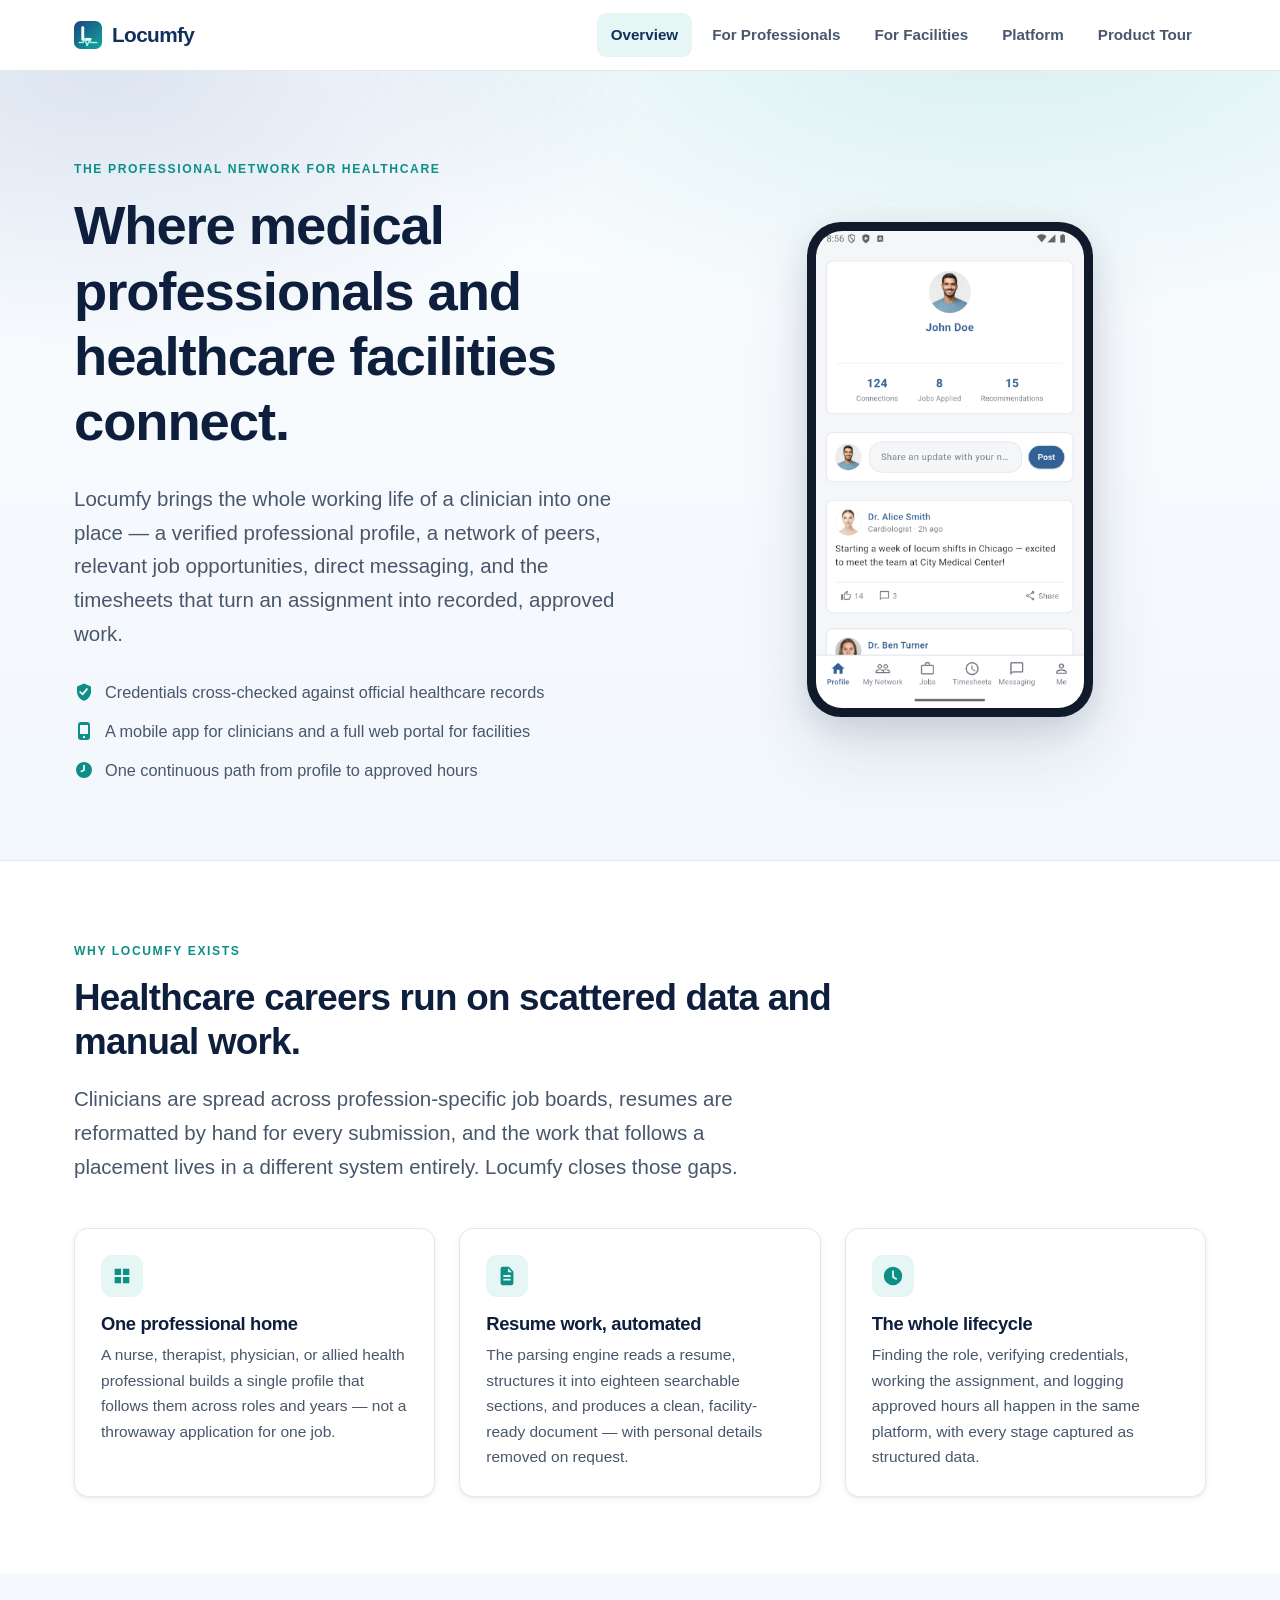
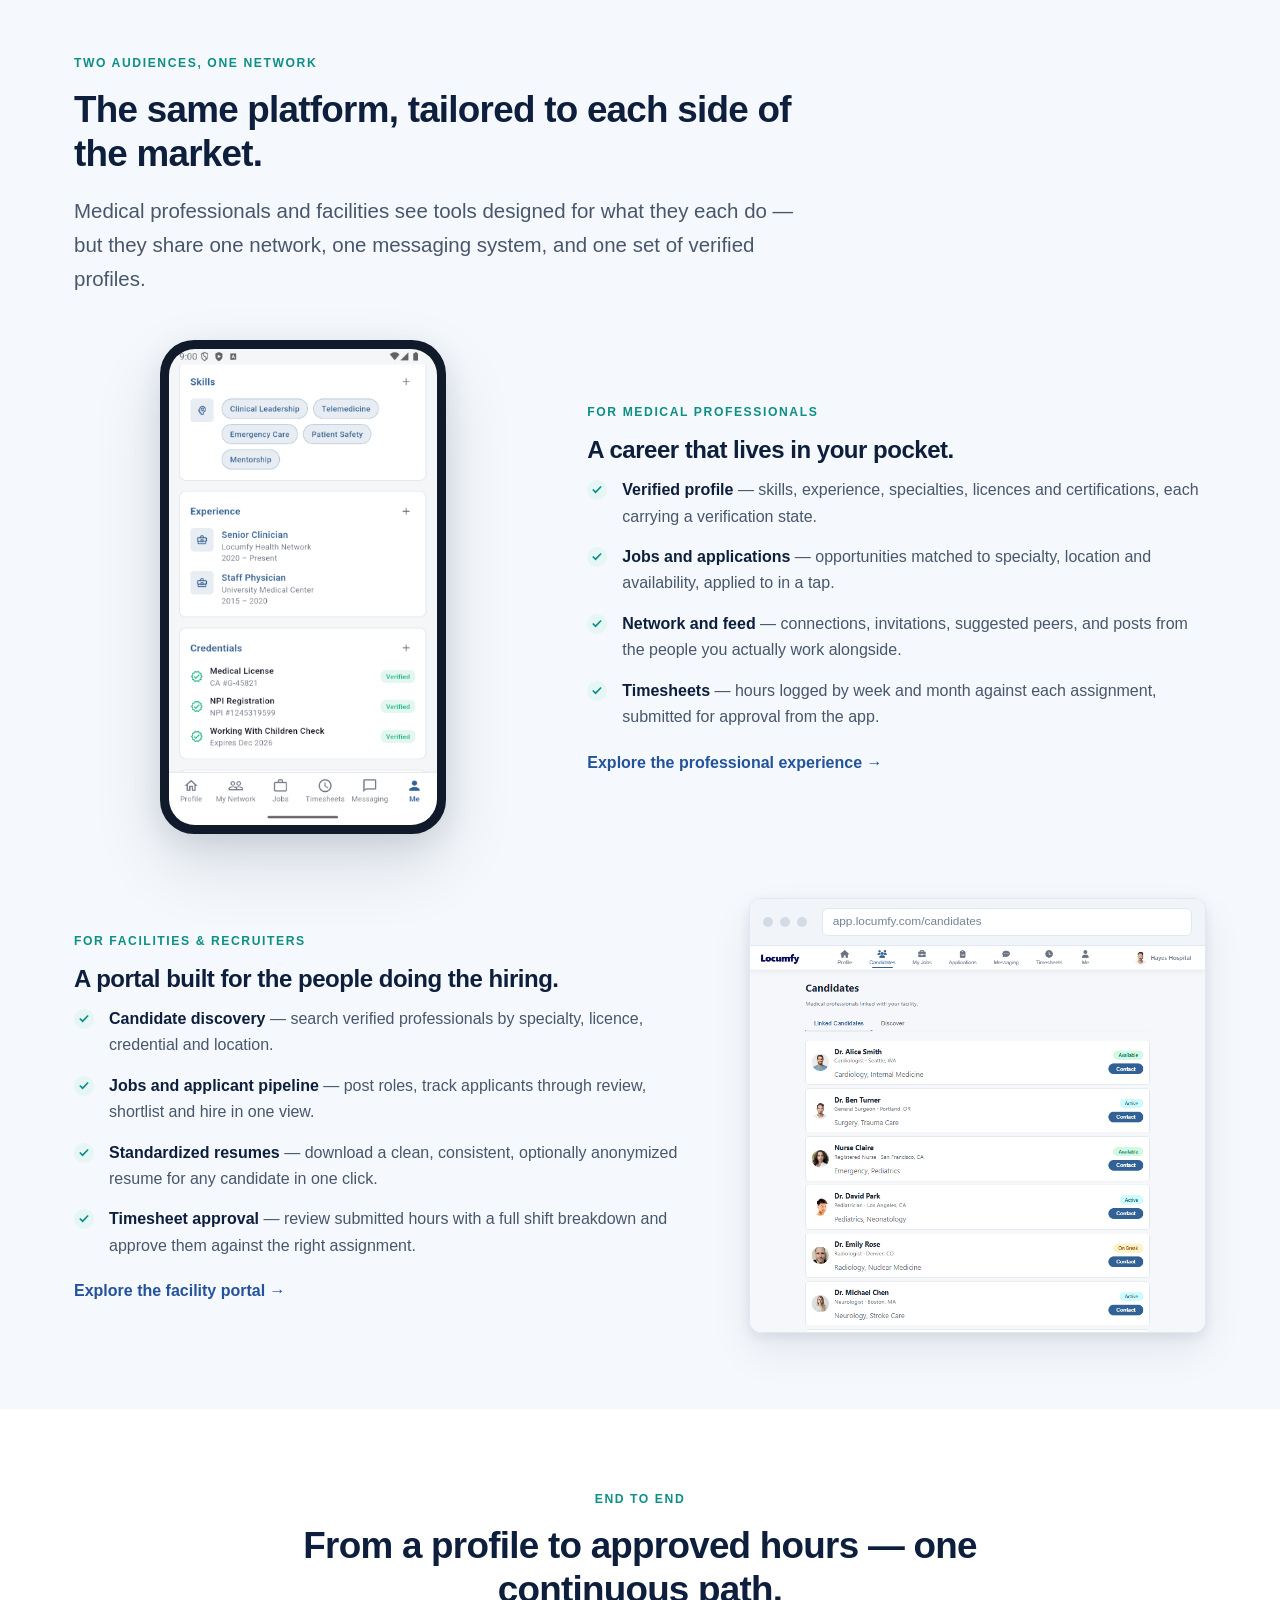
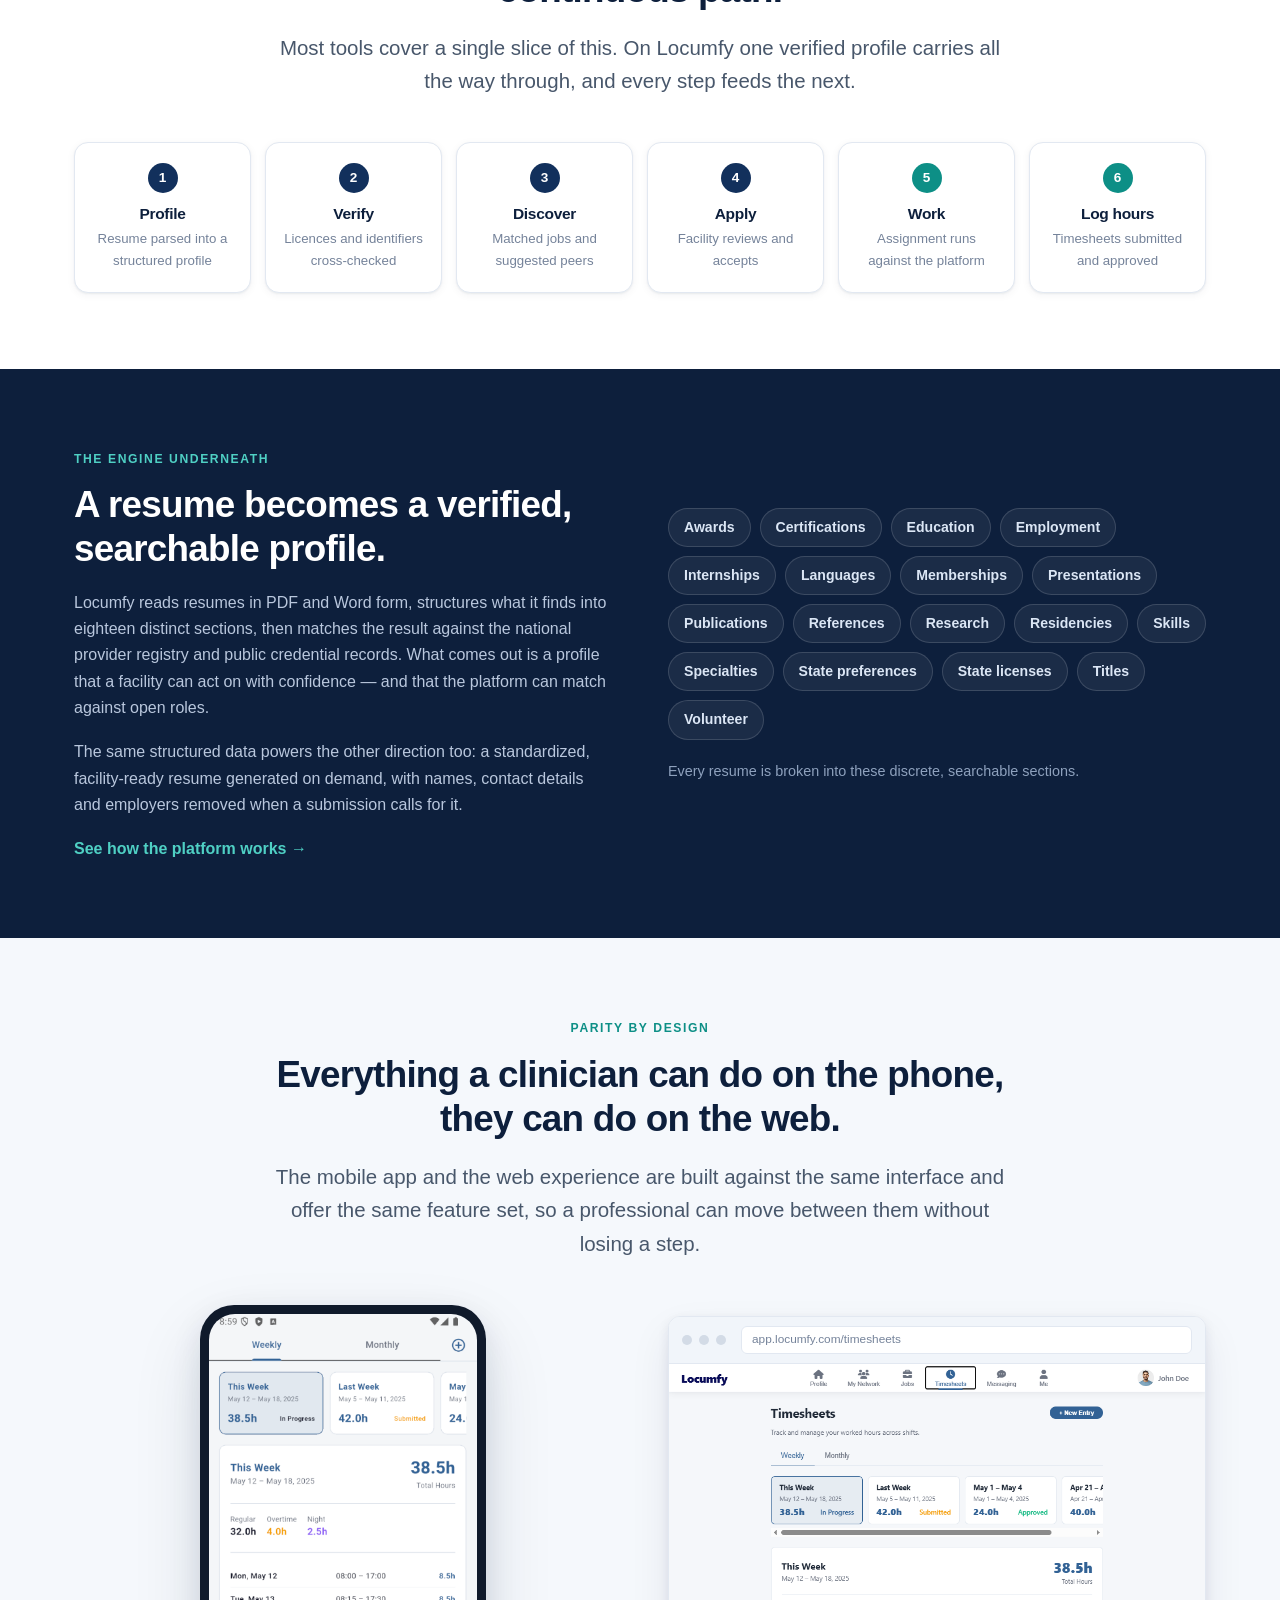
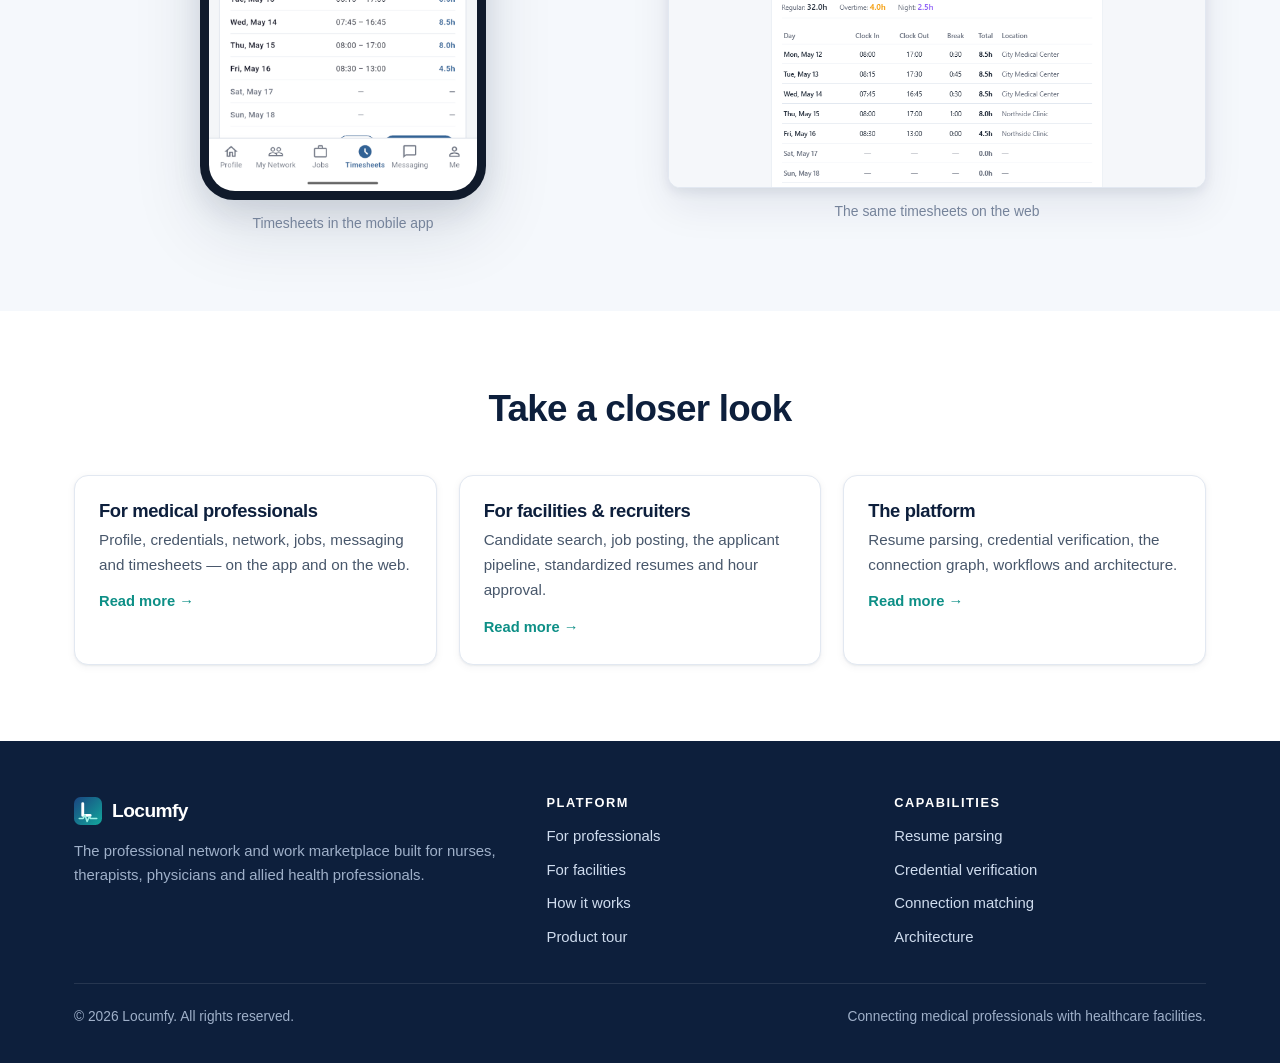
<file: index.html>
<!DOCTYPE html>
<html lang="en">
<head>

<!-- Google tag (gtag.js) -->
<script async src="https://www.googletagmanager.com/gtag/js?id=G-YF60SV1ND7"></script>
<script>
  window.dataLayer = window.dataLayer || [];
  function gtag(){dataLayer.push(arguments);}
  gtag('js', new Date());

  gtag('config', 'G-YF60SV1ND7');
</script>

<meta charset="utf-8">
<meta name="viewport" content="width=device-width, initial-scale=1">
<title>Locumfy — The professional network built for healthcare</title>
<meta name="description" content="Locumfy is the professional network and work marketplace for medical professionals. Verified profiles, a healthcare-specific network, job matching, messaging and timesheets — in a mobile app for clinicians and a web portal for facilities.">
<link rel="icon" href="assets/img/favicon.svg" type="image/svg+xml">
<link rel="stylesheet" href="assets/css/site.css">
<meta property="og:title" content="Locumfy — The professional network built for healthcare">
<meta property="og:description" content="Verified clinician profiles, a healthcare-specific professional network, job matching, messaging and timesheets — one platform, a mobile app and a facility web portal.">
<meta property="og:type" content="website">
</head>
<body>

<!-- ===== header ===== -->
<header class="site-header">
  <div class="wrap nav">
    <a class="brand" href="index.html">
      <svg viewBox="0 0 64 64" aria-hidden="true"><defs><linearGradient id="bg1" x1="0" y1="0" x2="1" y2="1"><stop offset="0" stop-color="#1a4480"/><stop offset="1" stop-color="#12a89d"/></linearGradient></defs><rect width="64" height="64" rx="15" fill="url(#bg1)"/><path d="M20 15v27h17" fill="none" stroke="#fff" stroke-width="6.5" stroke-linecap="round" stroke-linejoin="round"/><path d="M12 49h9l4-8 5 15 5-11 3 4h14" fill="none" stroke="#9ff2e6" stroke-width="3.6" stroke-linecap="round" stroke-linejoin="round"/></svg>
      Locumfy
    </a>
    <button class="nav-toggle" aria-expanded="false" aria-label="Toggle navigation">☰</button>
    <ul class="nav-links">
      <li><a href="index.html" class="active">Overview</a></li>
      <li><a href="professionals.html">For Professionals</a></li>
      <li><a href="facilities.html">For Facilities</a></li>
      <li><a href="platform.html">Platform</a></li>
      <li><a href="screens.html">Product Tour</a></li>
    </ul>
  </div>
</header>

<!-- ===== hero ===== -->
<div class="hero">
  <div class="wrap hero-grid">
    <div>
      <span class="eyebrow">The professional network for healthcare</span>
      <h1>Where medical professionals and healthcare facilities connect.</h1>
      <p class="lead">
        Locumfy brings the whole working life of a clinician into one place — a verified professional
        profile, a network of peers, relevant job opportunities, direct messaging, and the timesheets
        that turn an assignment into recorded, approved work.
      </p>
      <ul class="hero-points">
        <li><svg viewBox="0 0 20 20" fill="currentColor" aria-hidden="true"><path d="M10 1.6 3 4.5v5c0 4.3 2.9 8.2 7 9.3 4.1-1.1 7-5 7-9.3v-5L10 1.6Zm3.6 6.1-4.3 5.2a.9.9 0 0 1-1.3.1L5.7 10.8a.9.9 0 1 1 1.2-1.3l1.6 1.5 3.7-4.5a.9.9 0 1 1 1.4 1.2Z"/></svg>
          Credentials cross-checked against official healthcare records</li>
        <li><svg viewBox="0 0 20 20" fill="currentColor" aria-hidden="true"><path d="M13 1H7a3 3 0 0 0-3 3v12a3 3 0 0 0 3 3h6a3 3 0 0 0 3-3V4a3 3 0 0 0-3-3Zm-3 16.2a1.2 1.2 0 1 1 0-2.4 1.2 1.2 0 0 1 0 2.4ZM14 13H6V4h8v9Z"/></svg>
          A mobile app for clinicians and a full web portal for facilities</li>
        <li><svg viewBox="0 0 20 20" fill="currentColor" aria-hidden="true"><path d="M10 2a8 8 0 1 0 0 16 8 8 0 0 0 0-16Zm.9 8.4-3.2 1.9a.9.9 0 0 1-.9-1.5l2.3-1.4V5.6a.9.9 0 1 1 1.8 0v4.8Z"/></svg>
          One continuous path from profile to approved hours</li>
      </ul>
    </div>
    <div class="media">
      <figure class="phone">
        <img src="assets/img/mobile-feed.png" alt="The Locumfy mobile app showing a clinician's profile summary and a feed of posts from their professional network." width="411">
      </figure>
    </div>
  </div>
</div>

<!-- ===== why ===== -->
<section>
  <div class="wrap">
    <div class="section-head">
      <span class="eyebrow">Why Locumfy exists</span>
      <h2>Healthcare careers run on scattered data and manual work.</h2>
      <p class="lead">
        Clinicians are spread across profession-specific job boards, resumes are reformatted by hand
        for every submission, and the work that follows a placement lives in a different system
        entirely. Locumfy closes those gaps.
      </p>
    </div>

    <div class="grid g3">
      <div class="card">
        <div class="ico"><svg viewBox="0 0 24 24" fill="currentColor" aria-hidden="true"><path d="M4 4h7v7H4V4Zm9 0h7v7h-7V4ZM4 13h7v7H4v-7Zm9 0h7v7h-7v-7Z"/></svg></div>
        <h3>One professional home</h3>
        <p>A nurse, therapist, physician, or allied health professional builds a single profile that
           follows them across roles and years — not a throwaway application for one job.</p>
      </div>
      <div class="card">
        <div class="ico"><svg viewBox="0 0 24 24" fill="currentColor" aria-hidden="true"><path d="M14 2H7a2 2 0 0 0-2 2v16a2 2 0 0 0 2 2h10a2 2 0 0 0 2-2V7l-5-5Zm-6 9h8v2H8v-2Zm0 4h8v2H8v-2Zm5-6V3.5L17.5 8H13Z"/></svg></div>
        <h3>Resume work, automated</h3>
        <p>The parsing engine reads a resume, structures it into eighteen searchable sections, and
           produces a clean, facility-ready document — with personal details removed on request.</p>
      </div>
      <div class="card">
        <div class="ico"><svg viewBox="0 0 24 24" fill="currentColor" aria-hidden="true"><path d="M12 2a10 10 0 1 0 0 20 10 10 0 0 0 0-20Zm1 10.6 3.6 2.1-1 1.7-4.6-2.7V6h2v6.6Z"/></svg></div>
        <h3>The whole lifecycle</h3>
        <p>Finding the role, verifying credentials, working the assignment, and logging approved
           hours all happen in the same platform, with every stage captured as structured data.</p>
      </div>
    </div>
  </div>
</section>

<!-- ===== two audiences ===== -->
<section class="tint">
  <div class="wrap">
    <div class="section-head">
      <span class="eyebrow">Two audiences, one network</span>
      <h2>The same platform, tailored to each side of the market.</h2>
      <p class="lead">
        Medical professionals and facilities see tools designed for what they each do — but they
        share one network, one messaging system, and one set of verified profiles.
      </p>
    </div>

    <div class="split wide-right" style="margin-bottom:64px">
      <div class="media">
        <figure class="phone">
          <img src="assets/img/mobile-credentials.png" alt="Mobile app credentials screen listing a medical license, NPI registration and background check, each marked verified." width="411">
        </figure>
      </div>
      <div>
        <span class="eyebrow">For medical professionals</span>
        <h3 style="font-size:1.5rem">A career that lives in your pocket.</h3>
        <ul class="flist">
          <li><span class="tick"><svg viewBox="0 0 12 12" fill="currentColor" aria-hidden="true"><path d="M4.6 9.4 1.2 6l1.1-1.1 2.3 2.2 4.9-5L10.7 3 4.6 9.4Z"/></svg></span>
            <span><strong>Verified profile</strong> <span class="d">— skills, experience, specialties, licences and certifications, each carrying a verification state.</span></span></li>
          <li><span class="tick"><svg viewBox="0 0 12 12" fill="currentColor" aria-hidden="true"><path d="M4.6 9.4 1.2 6l1.1-1.1 2.3 2.2 4.9-5L10.7 3 4.6 9.4Z"/></svg></span>
            <span><strong>Jobs and applications</strong> <span class="d">— opportunities matched to specialty, location and availability, applied to in a tap.</span></span></li>
          <li><span class="tick"><svg viewBox="0 0 12 12" fill="currentColor" aria-hidden="true"><path d="M4.6 9.4 1.2 6l1.1-1.1 2.3 2.2 4.9-5L10.7 3 4.6 9.4Z"/></svg></span>
            <span><strong>Network and feed</strong> <span class="d">— connections, invitations, suggested peers, and posts from the people you actually work alongside.</span></span></li>
          <li><span class="tick"><svg viewBox="0 0 12 12" fill="currentColor" aria-hidden="true"><path d="M4.6 9.4 1.2 6l1.1-1.1 2.3 2.2 4.9-5L10.7 3 4.6 9.4Z"/></svg></span>
            <span><strong>Timesheets</strong> <span class="d">— hours logged by week and month against each assignment, submitted for approval from the app.</span></span></li>
        </ul>
        <a href="professionals.html" class="go" style="font-weight:700">Explore the professional experience →</a>
      </div>
    </div>

    <div class="split wide-left">
      <div>
        <span class="eyebrow">For facilities &amp; recruiters</span>
        <h3 style="font-size:1.5rem">A portal built for the people doing the hiring.</h3>
        <ul class="flist">
          <li><span class="tick"><svg viewBox="0 0 12 12" fill="currentColor" aria-hidden="true"><path d="M4.6 9.4 1.2 6l1.1-1.1 2.3 2.2 4.9-5L10.7 3 4.6 9.4Z"/></svg></span>
            <span><strong>Candidate discovery</strong> <span class="d">— search verified professionals by specialty, licence, credential and location.</span></span></li>
          <li><span class="tick"><svg viewBox="0 0 12 12" fill="currentColor" aria-hidden="true"><path d="M4.6 9.4 1.2 6l1.1-1.1 2.3 2.2 4.9-5L10.7 3 4.6 9.4Z"/></svg></span>
            <span><strong>Jobs and applicant pipeline</strong> <span class="d">— post roles, track applicants through review, shortlist and hire in one view.</span></span></li>
          <li><span class="tick"><svg viewBox="0 0 12 12" fill="currentColor" aria-hidden="true"><path d="M4.6 9.4 1.2 6l1.1-1.1 2.3 2.2 4.9-5L10.7 3 4.6 9.4Z"/></svg></span>
            <span><strong>Standardized resumes</strong> <span class="d">— download a clean, consistent, optionally anonymized resume for any candidate in one click.</span></span></li>
          <li><span class="tick"><svg viewBox="0 0 12 12" fill="currentColor" aria-hidden="true"><path d="M4.6 9.4 1.2 6l1.1-1.1 2.3 2.2 4.9-5L10.7 3 4.6 9.4Z"/></svg></span>
            <span><strong>Timesheet approval</strong> <span class="d">— review submitted hours with a full shift breakdown and approve them against the right assignment.</span></span></li>
        </ul>
        <a href="facilities.html" class="go" style="font-weight:700">Explore the facility portal →</a>
      </div>
      <div class="media">
        <figure class="browser">
          <div class="bar"><span class="dot"></span><span class="dot"></span><span class="dot"></span><span class="url">app.locumfy.com/candidates</span></div>
          <img src="assets/img/portal-candidates.png" alt="The facility web portal showing a list of linked candidates with profession, location, specialties and availability." width="848">
        </figure>
      </div>
    </div>
  </div>
</section>

<!-- ===== journey ===== -->
<section>
  <div class="wrap">
    <div class="section-head center">
      <span class="eyebrow">End to end</span>
      <h2>From a profile to approved hours — one continuous path.</h2>
      <p class="lead center">
        Most tools cover a single slice of this. On Locumfy one verified profile carries all the way
        through, and every step feeds the next.
      </p>
    </div>

    <div class="steps">
      <div class="step"><div class="n">1</div><h4>Profile</h4><p>Resume parsed into a structured profile</p></div>
      <div class="step"><div class="n">2</div><h4>Verify</h4><p>Licences and identifiers cross-checked</p></div>
      <div class="step"><div class="n">3</div><h4>Discover</h4><p>Matched jobs and suggested peers</p></div>
      <div class="step"><div class="n">4</div><h4>Apply</h4><p>Facility reviews and accepts</p></div>
      <div class="step accent"><div class="n">5</div><h4>Work</h4><p>Assignment runs against the platform</p></div>
      <div class="step accent"><div class="n">6</div><h4>Log hours</h4><p>Timesheets submitted and approved</p></div>
    </div>
  </div>
</section>

<!-- ===== engine ===== -->
<section class="deep">
  <div class="wrap">
    <div class="split">
      <div>
        <span class="eyebrow">The engine underneath</span>
        <h2>A resume becomes a verified, searchable profile.</h2>
        <p>
          Locumfy reads resumes in PDF and Word form, structures what it finds into eighteen distinct
          sections, then matches the result against the national provider registry and public
          credential records. What comes out is a profile that a facility can act on with confidence —
          and that the platform can match against open roles.
        </p>
        <p>
          The same structured data powers the other direction too: a standardized, facility-ready
          resume generated on demand, with names, contact details and employers removed when a
          submission calls for it.
        </p>
        <a href="platform.html" class="go" style="font-weight:700;color:#4fd0c4">See how the platform works →</a>
      </div>
      <div>
        <ul class="chips">
          <li>Awards</li><li>Certifications</li><li>Education</li><li>Employment</li>
          <li>Internships</li><li>Languages</li><li>Memberships</li><li>Presentations</li>
          <li>Publications</li><li>References</li><li>Research</li><li>Residencies</li>
          <li>Skills</li><li>Specialties</li><li>State preferences</li><li>State licenses</li>
          <li>Titles</li><li>Volunteer</li>
        </ul>
        <p style="margin-top:20px;font-size:.9rem;color:#8ea1bd">
          Every resume is broken into these discrete, searchable sections.
        </p>
      </div>
    </div>
  </div>
</section>

<!-- ===== screens teaser ===== -->
<section class="tint">
  <div class="wrap">
    <div class="section-head center">
      <span class="eyebrow">Parity by design</span>
      <h2>Everything a clinician can do on the phone, they can do on the web.</h2>
      <p class="lead center">
        The mobile app and the web experience are built against the same interface and offer the same
        feature set, so a professional can move between them without losing a step.
      </p>
    </div>
    <div class="split">
      <figure>
        <div class="phone"><img src="assets/img/mobile-timesheets.png" alt="Mobile timesheets screen with weekly and monthly tabs, total hours and a day-by-day breakdown." width="411"></div>
        <figcaption>Timesheets in the mobile app</figcaption>
      </figure>
      <figure>
        <div class="browser">
          <div class="bar"><span class="dot"></span><span class="dot"></span><span class="dot"></span><span class="url">app.locumfy.com/timesheets</span></div>
          <img src="assets/img/web-timesheets.png" alt="Timesheets on the web, showing week cards, total hours and a shift-by-shift table with clock in and clock out times." width="946">
        </div>
        <figcaption>The same timesheets on the web</figcaption>
      </figure>
    </div>
  </div>
</section>

<!-- ===== next ===== -->
<section>
  <div class="wrap">
    <div class="section-head center">
      <h2>Take a closer look</h2>
    </div>
    <div class="next-grid">
      <a class="next" href="professionals.html">
        <h3>For medical professionals</h3>
        <p>Profile, credentials, network, jobs, messaging and timesheets — on the app and on the web.</p>
        <span class="go">Read more →</span>
      </a>
      <a class="next" href="facilities.html">
        <h3>For facilities &amp; recruiters</h3>
        <p>Candidate search, job posting, the applicant pipeline, standardized resumes and hour approval.</p>
        <span class="go">Read more →</span>
      </a>
      <a class="next" href="platform.html">
        <h3>The platform</h3>
        <p>Resume parsing, credential verification, the connection graph, workflows and architecture.</p>
        <span class="go">Read more →</span>
      </a>
    </div>
  </div>
</section>

<!-- ===== footer ===== -->
<footer class="site-footer">
  <div class="wrap">
    <div class="footer-grid">
      <div>
        <div class="brand" style="font-size:1.2rem">
          <svg viewBox="0 0 64 64" aria-hidden="true" width="24" height="24"><defs><linearGradient id="fg1" x1="0" y1="0" x2="1" y2="1"><stop offset="0" stop-color="#1a4480"/><stop offset="1" stop-color="#12a89d"/></linearGradient></defs><rect width="64" height="64" rx="15" fill="url(#fg1)"/><path d="M20 15v27h17" fill="none" stroke="#fff" stroke-width="6.5" stroke-linecap="round" stroke-linejoin="round"/><path d="M12 49h9l4-8 5 15 5-11 3 4h14" fill="none" stroke="#9ff2e6" stroke-width="3.6" stroke-linecap="round" stroke-linejoin="round"/></svg>
          Locumfy
        </div>
        <p>The professional network and work marketplace built for nurses, therapists, physicians and allied health professionals.</p>
      </div>
      <div>
        <h4>Platform</h4>
        <ul>
          <li><a href="professionals.html">For professionals</a></li>
          <li><a href="facilities.html">For facilities</a></li>
          <li><a href="platform.html">How it works</a></li>
          <li><a href="screens.html">Product tour</a></li>
        </ul>
      </div>
      <div>
        <h4>Capabilities</h4>
        <ul>
          <li><a href="platform.html#parsing">Resume parsing</a></li>
          <li><a href="platform.html#verification">Credential verification</a></li>
          <li><a href="platform.html#network">Connection matching</a></li>
          <li><a href="platform.html#architecture">Architecture</a></li>
        </ul>
      </div>
    </div>
    <div class="footer-bottom">
      <span>© 2026 Locumfy. All rights reserved.</span>
      <span>Connecting medical professionals with healthcare facilities.</span>
    </div>
  </div>
</footer>

<script src="assets/js/site.js"></script>
</body>
</html>
</file>
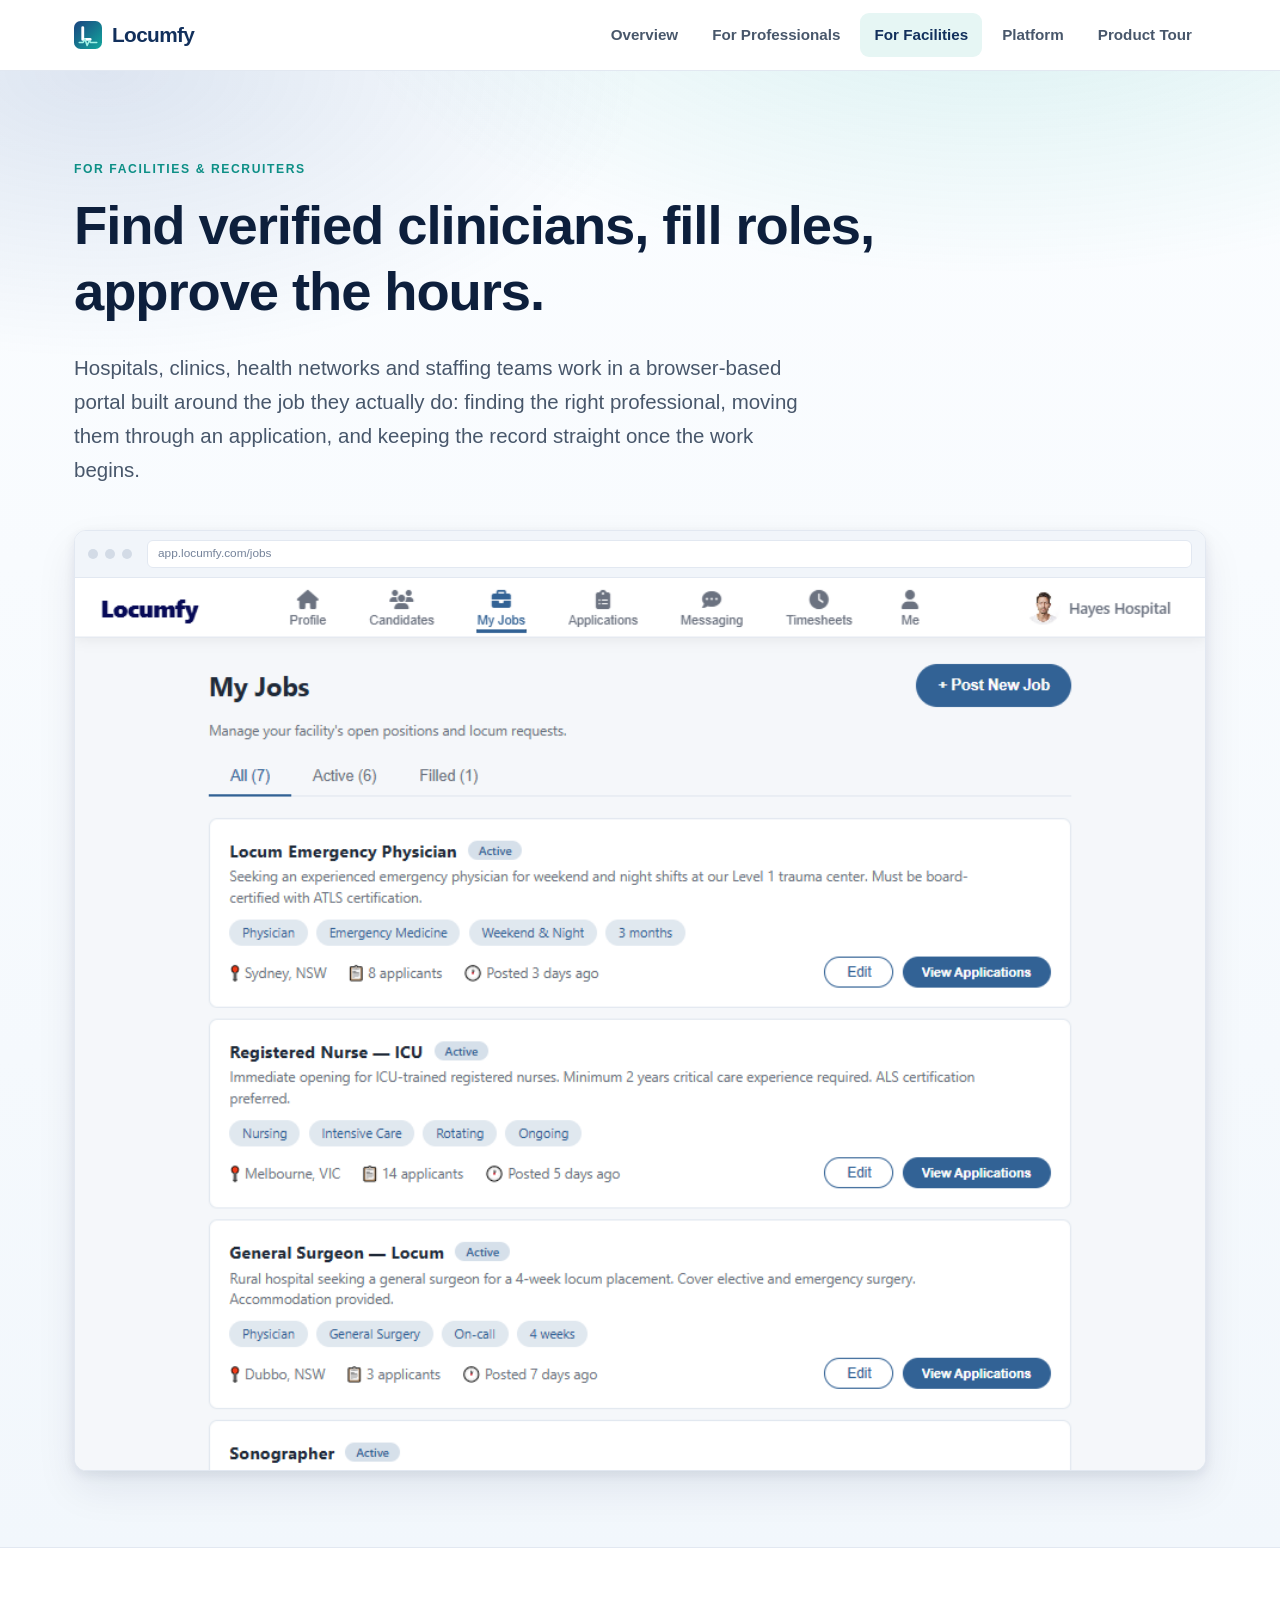
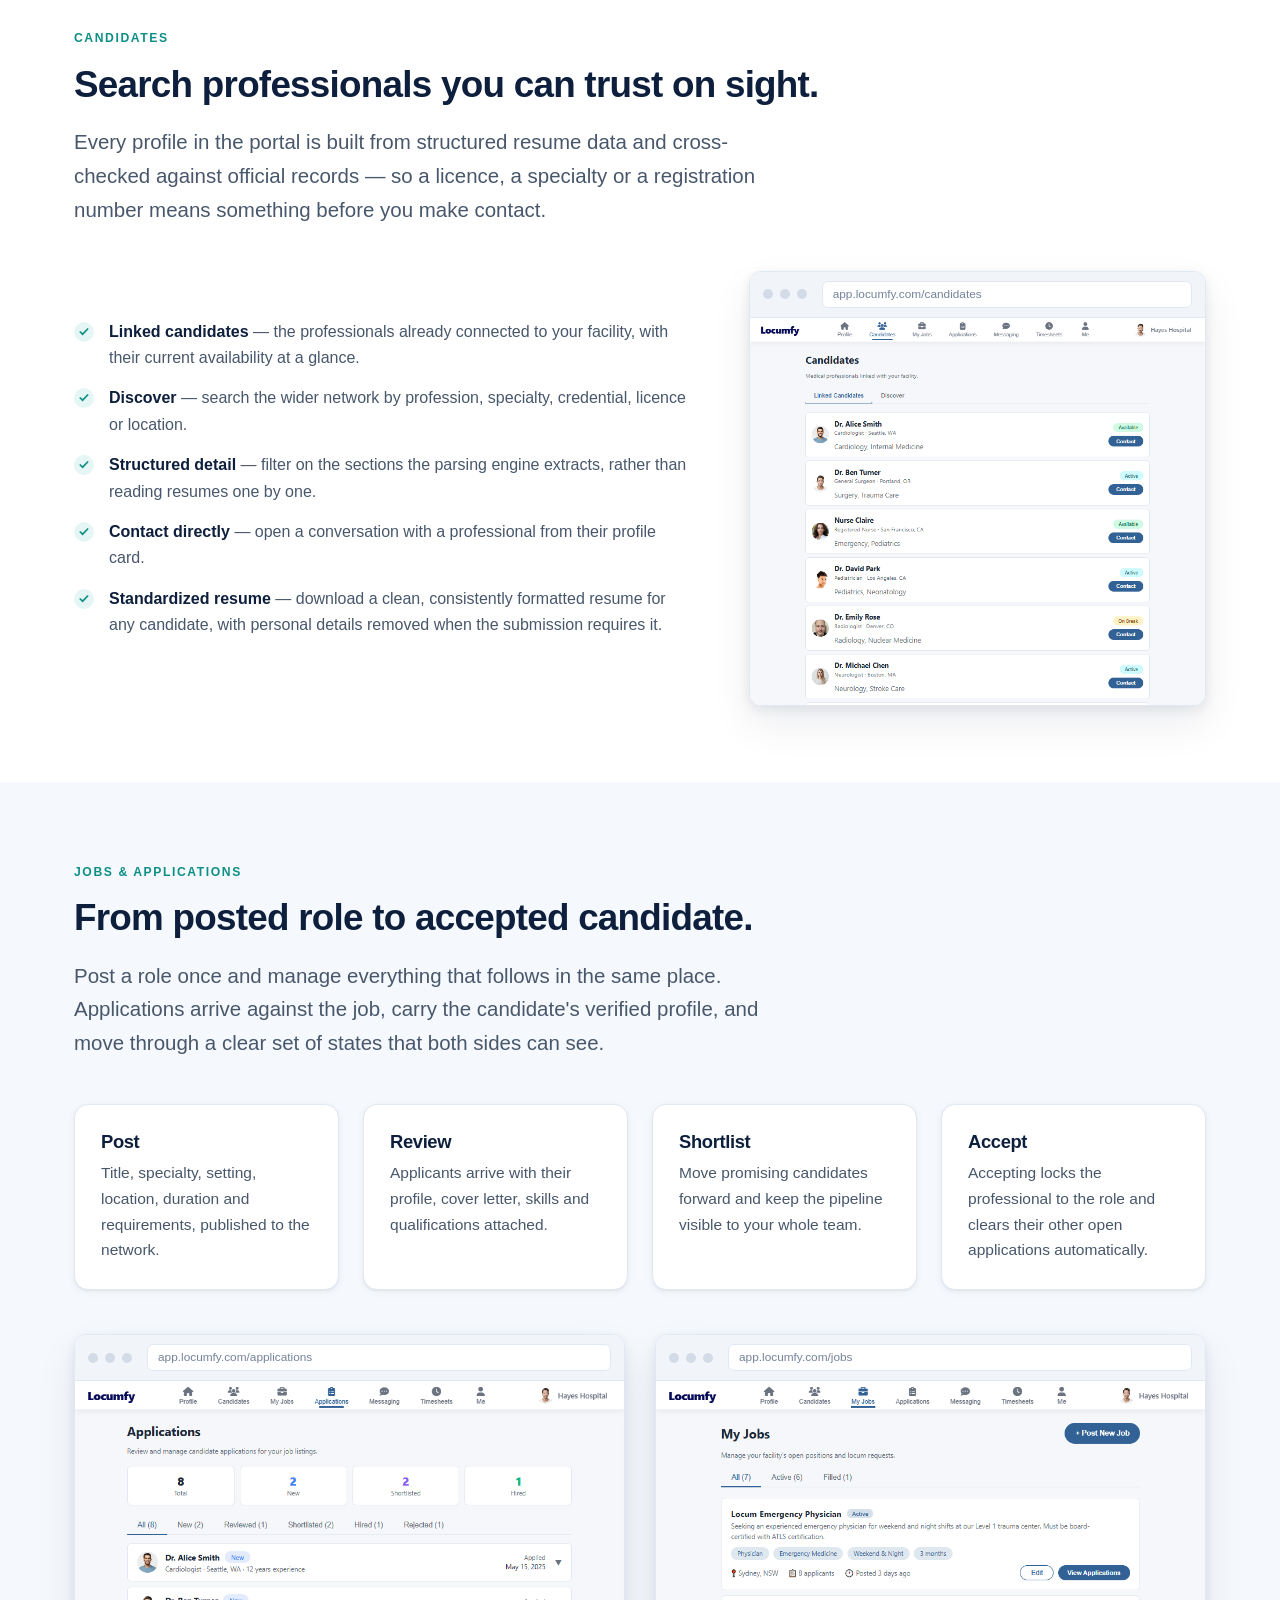
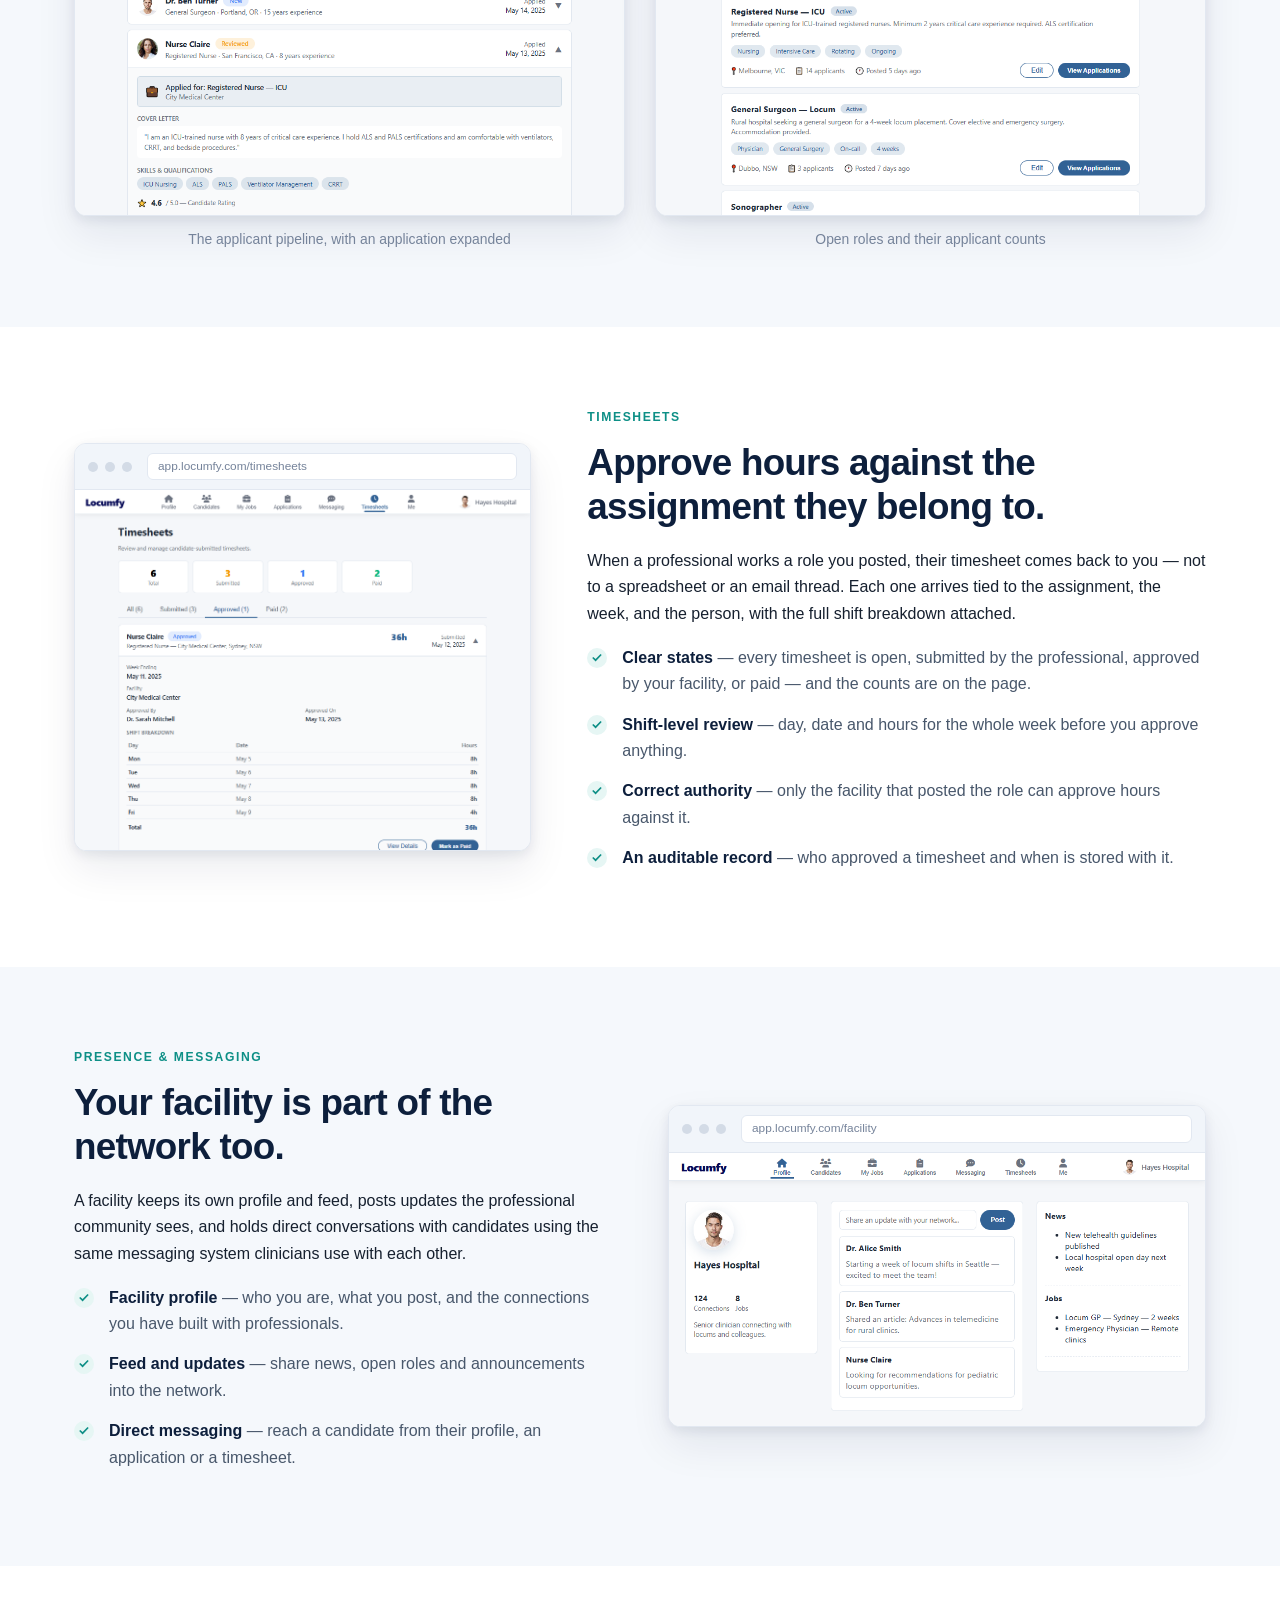
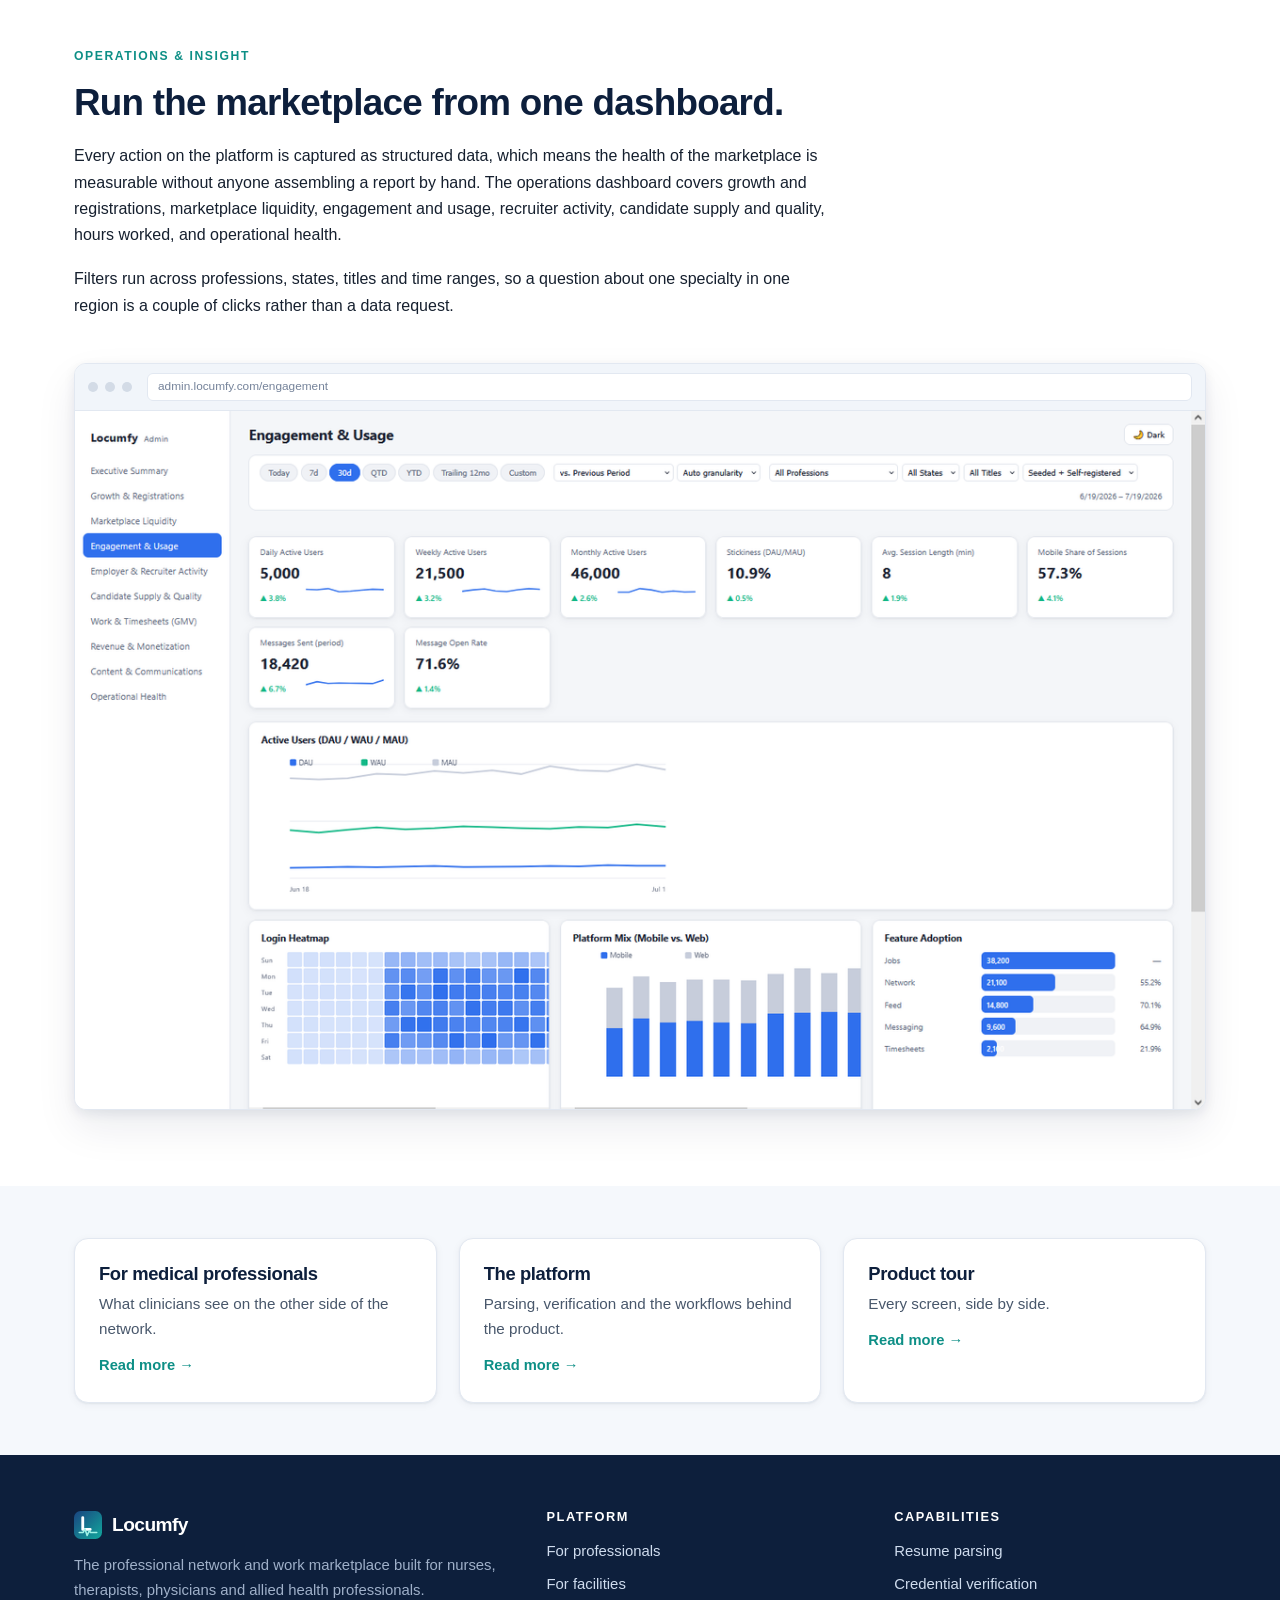
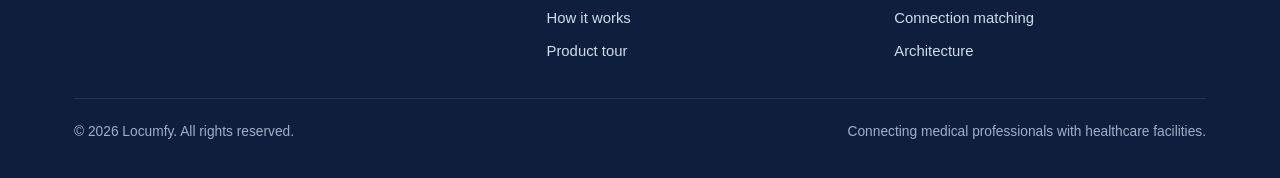
<file: facilities.html>
<!DOCTYPE html>
<html lang="en">
<head>

<!-- Google tag (gtag.js) -->
<script async src="https://www.googletagmanager.com/gtag/js?id=G-YF60SV1ND7"></script>
<script>
  window.dataLayer = window.dataLayer || [];
  function gtag(){dataLayer.push(arguments);}
  gtag('js', new Date());

  gtag('config', 'G-YF60SV1ND7');
</script>

<meta charset="utf-8">
<meta name="viewport" content="width=device-width, initial-scale=1">
<title>For Facilities &amp; Recruiters — Locumfy</title>
<meta name="description" content="Search verified medical professionals, post roles, manage the applicant pipeline, download standardized resumes and approve submitted hours in the Locumfy facility portal.">
<link rel="icon" href="assets/img/favicon.svg" type="image/svg+xml">
<link rel="stylesheet" href="assets/css/site.css">
<meta property="og:title" content="For Facilities &amp; Recruiters — Locumfy">
<meta property="og:description" content="Search verified medical professionals, post roles, manage the applicant pipeline, download standardized resumes and approve submitted hours in the Locumfy facility portal.">
<meta property="og:type" content="website">
</head>
<body>

<header class="site-header">
  <div class="wrap nav">
    <a class="brand" href="index.html"><svg viewBox="0 0 64 64" aria-hidden="true"><defs><linearGradient id="hg" x1="0" y1="0" x2="1" y2="1"><stop offset="0" stop-color="#1a4480"/><stop offset="1" stop-color="#12a89d"/></linearGradient></defs><rect width="64" height="64" rx="15" fill="url(#hg)"/><path d="M20 15v27h17" fill="none" stroke="#fff" stroke-width="6.5" stroke-linecap="round" stroke-linejoin="round"/><path d="M12 49h9l4-8 5 15 5-11 3 4h14" fill="none" stroke="#9ff2e6" stroke-width="3.6" stroke-linecap="round" stroke-linejoin="round"/></svg> Locumfy</a>
    <button class="nav-toggle" aria-expanded="false" aria-label="Toggle navigation">&#9776;</button>
    <ul class="nav-links">
      <li><a href="index.html">Overview</a></li>
      <li><a href="professionals.html">For Professionals</a></li>
      <li><a href="facilities.html" class="active">For Facilities</a></li>
      <li><a href="platform.html">Platform</a></li>
      <li><a href="screens.html">Product Tour</a></li>
    </ul>
  </div>
</header>

<div class="hero">
  <div class="wrap">
    <div class="section-head" style="max-width:820px">
      <span class="eyebrow">For facilities &amp; recruiters</span>
      <h1>Find verified clinicians, fill roles, approve the hours.</h1>
      <p class="lead">
        Hospitals, clinics, health networks and staffing teams work in a browser-based portal built
        around the job they actually do: finding the right professional, moving them through an
        application, and keeping the record straight once the work begins.
      </p>
    </div>
      <figure>
        <div class="browser shot">
          <div class="bar"><span class="dot"></span><span class="dot"></span><span class="dot"></span><span class="url">app.locumfy.com/jobs</span></div>
          <img src="assets/img/portal-jobs.png" alt="The facility portal My Jobs page listing open positions with status, specialty tags, location, applicant counts and actions to edit or view applications." width="946">
        </div>
      </figure>
  </div>
</div>

<section>
  <div class="wrap">
    <div class="section-head">
      <span class="eyebrow">Candidates</span>
      <h2>Search professionals you can trust on sight.</h2>
      <p class="lead">
        Every profile in the portal is built from structured resume data and cross-checked against
        official records — so a licence, a specialty or a registration number means something before
        you make contact.
      </p>
    </div>
    <div class="split wide-left">
      <div>
      <ul class="flist">
        <li><span class="tick"><svg viewBox="0 0 12 12" fill="currentColor" aria-hidden="true"><path d="M4.6 9.4 1.2 6l1.1-1.1 2.3 2.2 4.9-5L10.7 3 4.6 9.4Z"/></svg></span>
          <span><strong>Linked candidates</strong> <span class="d">— the professionals already connected to your facility, with their current availability at a glance.</span></span></li>
        <li><span class="tick"><svg viewBox="0 0 12 12" fill="currentColor" aria-hidden="true"><path d="M4.6 9.4 1.2 6l1.1-1.1 2.3 2.2 4.9-5L10.7 3 4.6 9.4Z"/></svg></span>
          <span><strong>Discover</strong> <span class="d">— search the wider network by profession, specialty, credential, licence or location.</span></span></li>
        <li><span class="tick"><svg viewBox="0 0 12 12" fill="currentColor" aria-hidden="true"><path d="M4.6 9.4 1.2 6l1.1-1.1 2.3 2.2 4.9-5L10.7 3 4.6 9.4Z"/></svg></span>
          <span><strong>Structured detail</strong> <span class="d">— filter on the sections the parsing engine extracts, rather than reading resumes one by one.</span></span></li>
        <li><span class="tick"><svg viewBox="0 0 12 12" fill="currentColor" aria-hidden="true"><path d="M4.6 9.4 1.2 6l1.1-1.1 2.3 2.2 4.9-5L10.7 3 4.6 9.4Z"/></svg></span>
          <span><strong>Contact directly</strong> <span class="d">— open a conversation with a professional from their profile card.</span></span></li>
        <li><span class="tick"><svg viewBox="0 0 12 12" fill="currentColor" aria-hidden="true"><path d="M4.6 9.4 1.2 6l1.1-1.1 2.3 2.2 4.9-5L10.7 3 4.6 9.4Z"/></svg></span>
          <span><strong>Standardized resume</strong> <span class="d">— download a clean, consistently formatted resume for any candidate, with personal details removed when the submission requires it.</span></span></li>
      </ul>
      </div>
      <div class="media">
      <figure>
        <div class="browser shot">
          <div class="bar"><span class="dot"></span><span class="dot"></span><span class="dot"></span><span class="url">app.locumfy.com/candidates</span></div>
          <img src="assets/img/portal-candidates.png" alt="The Candidates page in the facility portal, listing medical professionals with profession, location, specialties and an availability badge." width="848">
        </div>
      </figure>
      </div>
    </div>
  </div>
</section>

<section class="tint">
  <div class="wrap">
    <div class="section-head">
      <span class="eyebrow">Jobs &amp; applications</span>
      <h2>From posted role to accepted candidate.</h2>
      <p class="lead">
        Post a role once and manage everything that follows in the same place. Applications arrive
        against the job, carry the candidate's verified profile, and move through a clear set of
        states that both sides can see.
      </p>
    </div>

    <div class="grid g4" style="margin-bottom:44px">
      <div class="card"><h3>Post</h3><p>Title, specialty, setting, location, duration and requirements, published to the network.</p></div>
      <div class="card"><h3>Review</h3><p>Applicants arrive with their profile, cover letter, skills and qualifications attached.</p></div>
      <div class="card"><h3>Shortlist</h3><p>Move promising candidates forward and keep the pipeline visible to your whole team.</p></div>
      <div class="card"><h3>Accept</h3><p>Accepting locks the professional to the role and clears their other open applications automatically.</p></div>
    </div>

    <div class="gallery">
      <figure>
        <div class="browser shot">
          <div class="bar"><span class="dot"></span><span class="dot"></span><span class="dot"></span><span class="url">app.locumfy.com/applications</span></div>
          <img src="assets/img/portal-applications.png" alt="The Applications page showing counts for total, new, shortlisted and hired, with an expanded applicant showing cover letter, skills and rating." width="946">
        </div>
        <figcaption>The applicant pipeline, with an application expanded</figcaption>
      </figure>
      <figure>
        <div class="browser shot">
          <div class="bar"><span class="dot"></span><span class="dot"></span><span class="dot"></span><span class="url">app.locumfy.com/jobs</span></div>
          <img src="assets/img/portal-jobs.png" alt="The My Jobs page listing open positions with status badges, specialty tags, applicant counts and posting dates." width="946">
        </div>
        <figcaption>Open roles and their applicant counts</figcaption>
      </figure>
    </div>
  </div>
</section>

<section>
  <div class="wrap">
    <div class="split wide-right">
      <div class="media">
      <figure>
        <div class="browser shot">
          <div class="bar"><span class="dot"></span><span class="dot"></span><span class="dot"></span><span class="url">app.locumfy.com/timesheets</span></div>
          <img src="assets/img/portal-timesheets.png" alt="The facility Timesheets page showing counts by state and an approved timesheet expanded to a day-by-day shift breakdown." width="946">
        </div>
      </figure>
      </div>
      <div>
        <span class="eyebrow">Timesheets</span>
        <h2>Approve hours against the assignment they belong to.</h2>
        <p>
          When a professional works a role you posted, their timesheet comes back to you — not to a
          spreadsheet or an email thread. Each one arrives tied to the assignment, the week, and the
          person, with the full shift breakdown attached.
        </p>
      <ul class="flist">
        <li><span class="tick"><svg viewBox="0 0 12 12" fill="currentColor" aria-hidden="true"><path d="M4.6 9.4 1.2 6l1.1-1.1 2.3 2.2 4.9-5L10.7 3 4.6 9.4Z"/></svg></span>
          <span><strong>Clear states</strong> <span class="d">— every timesheet is open, submitted by the professional, approved by your facility, or paid — and the counts are on the page.</span></span></li>
        <li><span class="tick"><svg viewBox="0 0 12 12" fill="currentColor" aria-hidden="true"><path d="M4.6 9.4 1.2 6l1.1-1.1 2.3 2.2 4.9-5L10.7 3 4.6 9.4Z"/></svg></span>
          <span><strong>Shift-level review</strong> <span class="d">— day, date and hours for the whole week before you approve anything.</span></span></li>
        <li><span class="tick"><svg viewBox="0 0 12 12" fill="currentColor" aria-hidden="true"><path d="M4.6 9.4 1.2 6l1.1-1.1 2.3 2.2 4.9-5L10.7 3 4.6 9.4Z"/></svg></span>
          <span><strong>Correct authority</strong> <span class="d">— only the facility that posted the role can approve hours against it.</span></span></li>
        <li><span class="tick"><svg viewBox="0 0 12 12" fill="currentColor" aria-hidden="true"><path d="M4.6 9.4 1.2 6l1.1-1.1 2.3 2.2 4.9-5L10.7 3 4.6 9.4Z"/></svg></span>
          <span><strong>An auditable record</strong> <span class="d">— who approved a timesheet and when is stored with it.</span></span></li>
      </ul>
      </div>
    </div>
  </div>
</section>

<section class="tint">
  <div class="wrap">
    <div class="split">
      <div>
        <span class="eyebrow">Presence &amp; messaging</span>
        <h2>Your facility is part of the network too.</h2>
        <p>
          A facility keeps its own profile and feed, posts updates the professional community sees,
          and holds direct conversations with candidates using the same messaging system clinicians
          use with each other.
        </p>
      <ul class="flist">
        <li><span class="tick"><svg viewBox="0 0 12 12" fill="currentColor" aria-hidden="true"><path d="M4.6 9.4 1.2 6l1.1-1.1 2.3 2.2 4.9-5L10.7 3 4.6 9.4Z"/></svg></span>
          <span><strong>Facility profile</strong> <span class="d">— who you are, what you post, and the connections you have built with professionals.</span></span></li>
        <li><span class="tick"><svg viewBox="0 0 12 12" fill="currentColor" aria-hidden="true"><path d="M4.6 9.4 1.2 6l1.1-1.1 2.3 2.2 4.9-5L10.7 3 4.6 9.4Z"/></svg></span>
          <span><strong>Feed and updates</strong> <span class="d">— share news, open roles and announcements into the network.</span></span></li>
        <li><span class="tick"><svg viewBox="0 0 12 12" fill="currentColor" aria-hidden="true"><path d="M4.6 9.4 1.2 6l1.1-1.1 2.3 2.2 4.9-5L10.7 3 4.6 9.4Z"/></svg></span>
          <span><strong>Direct messaging</strong> <span class="d">— reach a candidate from their profile, an application or a timesheet.</span></span></li>
      </ul>
      </div>
      <div class="media">
      <figure>
        <div class="browser shot">
          <div class="bar"><span class="dot"></span><span class="dot"></span><span class="dot"></span><span class="url">app.locumfy.com/facility</span></div>
          <img src="assets/img/portal-feed.png" alt="The facility profile and feed page showing the facility summary, a post composer, recent posts, and side panels for news and jobs." width="961">
        </div>
      </figure>
      </div>
    </div>
  </div>
</section>

<section>
  <div class="wrap">
    <div class="section-head">
      <span class="eyebrow">Operations &amp; insight</span>
        <h2>Run the marketplace from one dashboard.</h2>
        <p>
          Every action on the platform is captured as structured data, which means the health of the
          marketplace is measurable without anyone assembling a report by hand. The operations
          dashboard covers growth and registrations, marketplace liquidity, engagement and usage,
          recruiter activity, candidate supply and quality, hours worked, and operational health.
        </p>
        <p>
          Filters run across professions, states, titles and time ranges, so a question about one
          specialty in one region is a couple of clicks rather than a data request.
        </p>
    </div>
      <figure>
        <div class="browser shot">
          <div class="bar"><span class="dot"></span><span class="dot"></span><span class="dot"></span><span class="url">admin.locumfy.com/engagement</span></div>
          <img src="assets/img/admin-analytics.png" alt="The operations dashboard Engagement and Usage view, showing active user metrics, a trend chart, a login heatmap, platform mix and feature adoption." width="1200">
        </div>
      </figure>
  </div>
</section>

<section class="tint tight">
  <div class="wrap">
    <div class="next-grid">
      <a class="next" href="professionals.html"><h3>For medical professionals</h3><p>What clinicians see on the other side of the network.</p><span class="go">Read more &rarr;</span></a>
      <a class="next" href="platform.html"><h3>The platform</h3><p>Parsing, verification and the workflows behind the product.</p><span class="go">Read more &rarr;</span></a>
      <a class="next" href="screens.html"><h3>Product tour</h3><p>Every screen, side by side.</p><span class="go">Read more &rarr;</span></a>
    </div>
  </div>
</section>

<footer class="site-footer">
  <div class="wrap">
    <div class="footer-grid">
      <div>
        <div class="brand" style="font-size:1.2rem"><svg viewBox="0 0 64 64" aria-hidden="true"><defs><linearGradient id="fg" x1="0" y1="0" x2="1" y2="1"><stop offset="0" stop-color="#1a4480"/><stop offset="1" stop-color="#12a89d"/></linearGradient></defs><rect width="64" height="64" rx="15" fill="url(#fg)"/><path d="M20 15v27h17" fill="none" stroke="#fff" stroke-width="6.5" stroke-linecap="round" stroke-linejoin="round"/><path d="M12 49h9l4-8 5 15 5-11 3 4h14" fill="none" stroke="#9ff2e6" stroke-width="3.6" stroke-linecap="round" stroke-linejoin="round"/></svg> Locumfy</div>
        <p>The professional network and work marketplace built for nurses, therapists, physicians and allied health professionals.</p>
      </div>
      <div>
        <h4>Platform</h4>
        <ul>
          <li><a href="professionals.html">For professionals</a></li>
          <li><a href="facilities.html">For facilities</a></li>
          <li><a href="platform.html">How it works</a></li>
          <li><a href="screens.html">Product tour</a></li>
        </ul>
      </div>
      <div>
        <h4>Capabilities</h4>
        <ul>
          <li><a href="platform.html#parsing">Resume parsing</a></li>
          <li><a href="platform.html#verification">Credential verification</a></li>
          <li><a href="platform.html#network">Connection matching</a></li>
          <li><a href="platform.html#architecture">Architecture</a></li>
        </ul>
      </div>
    </div>
    <div class="footer-bottom">
      <span>&copy; 2026 Locumfy. All rights reserved.</span>
      <span>Connecting medical professionals with healthcare facilities.</span>
    </div>
  </div>
</footer>

<script src="assets/js/site.js"></script>
</body>
</html>
</file>
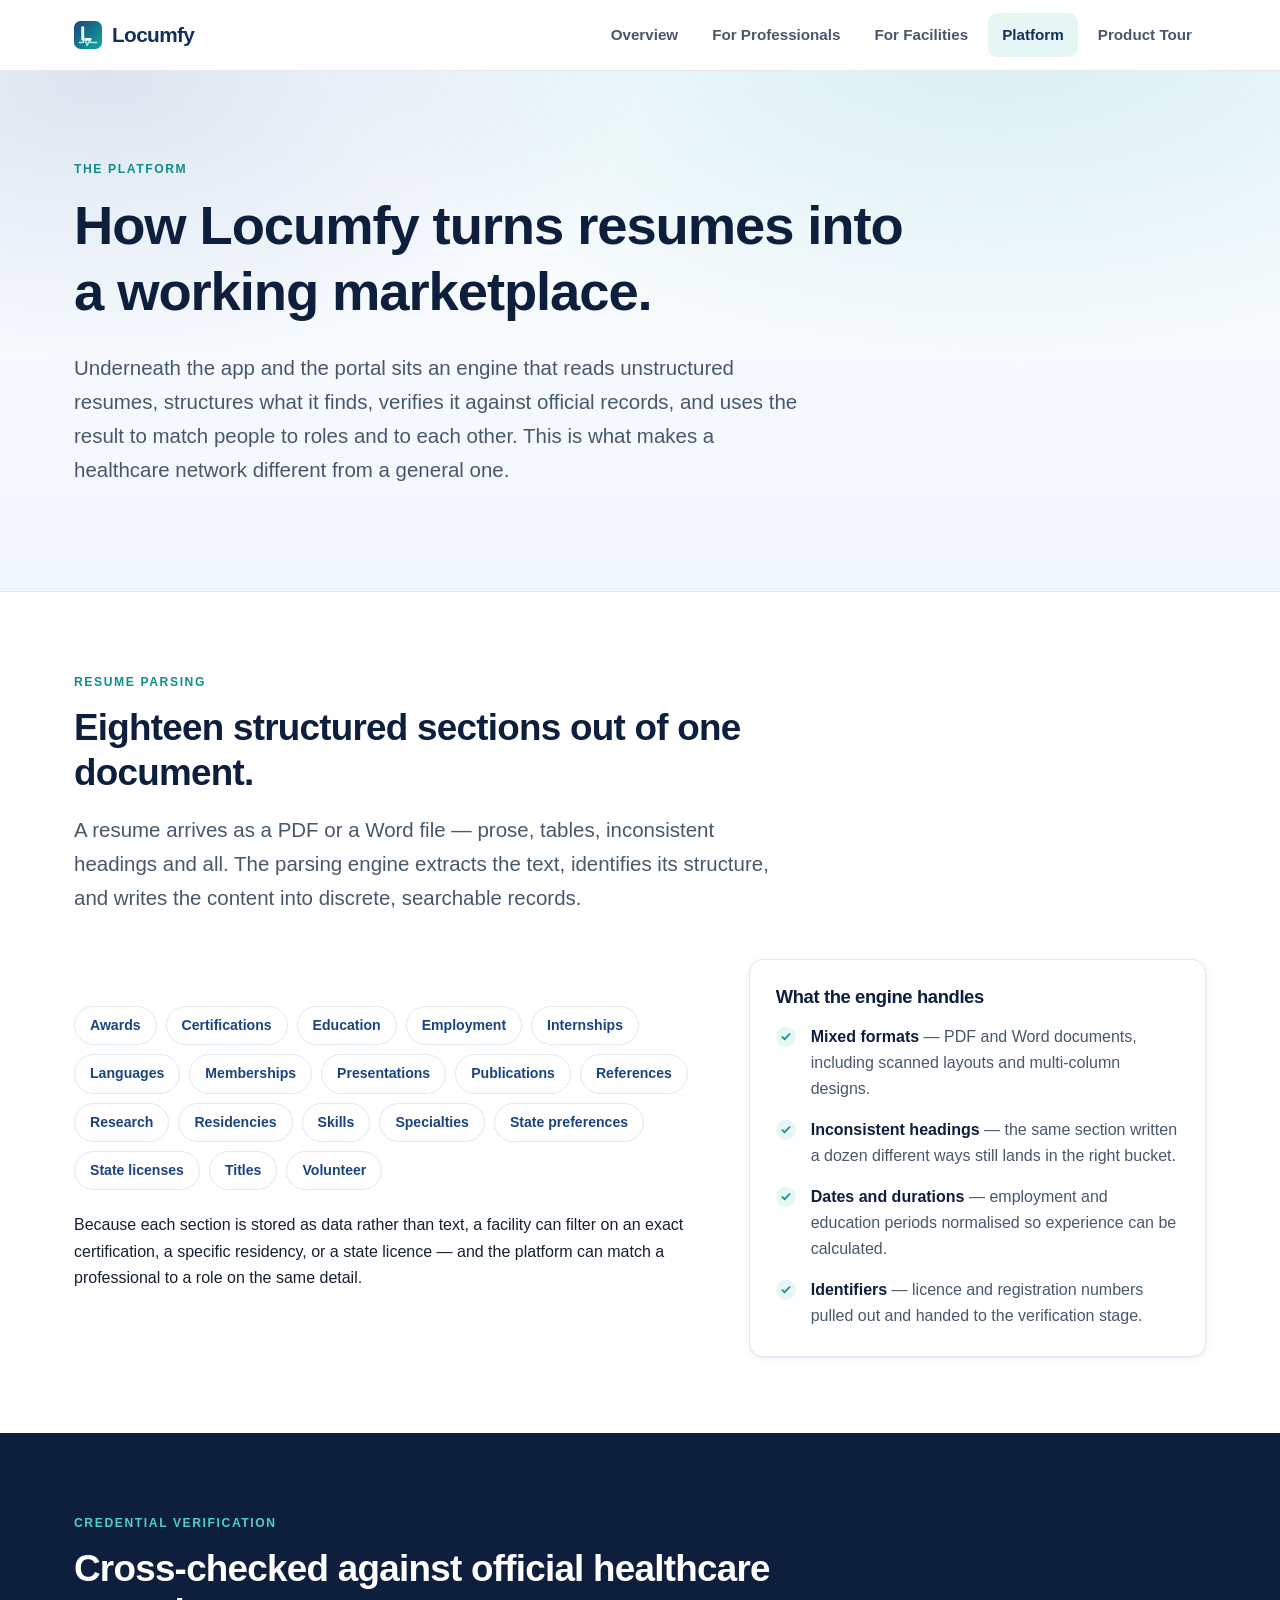
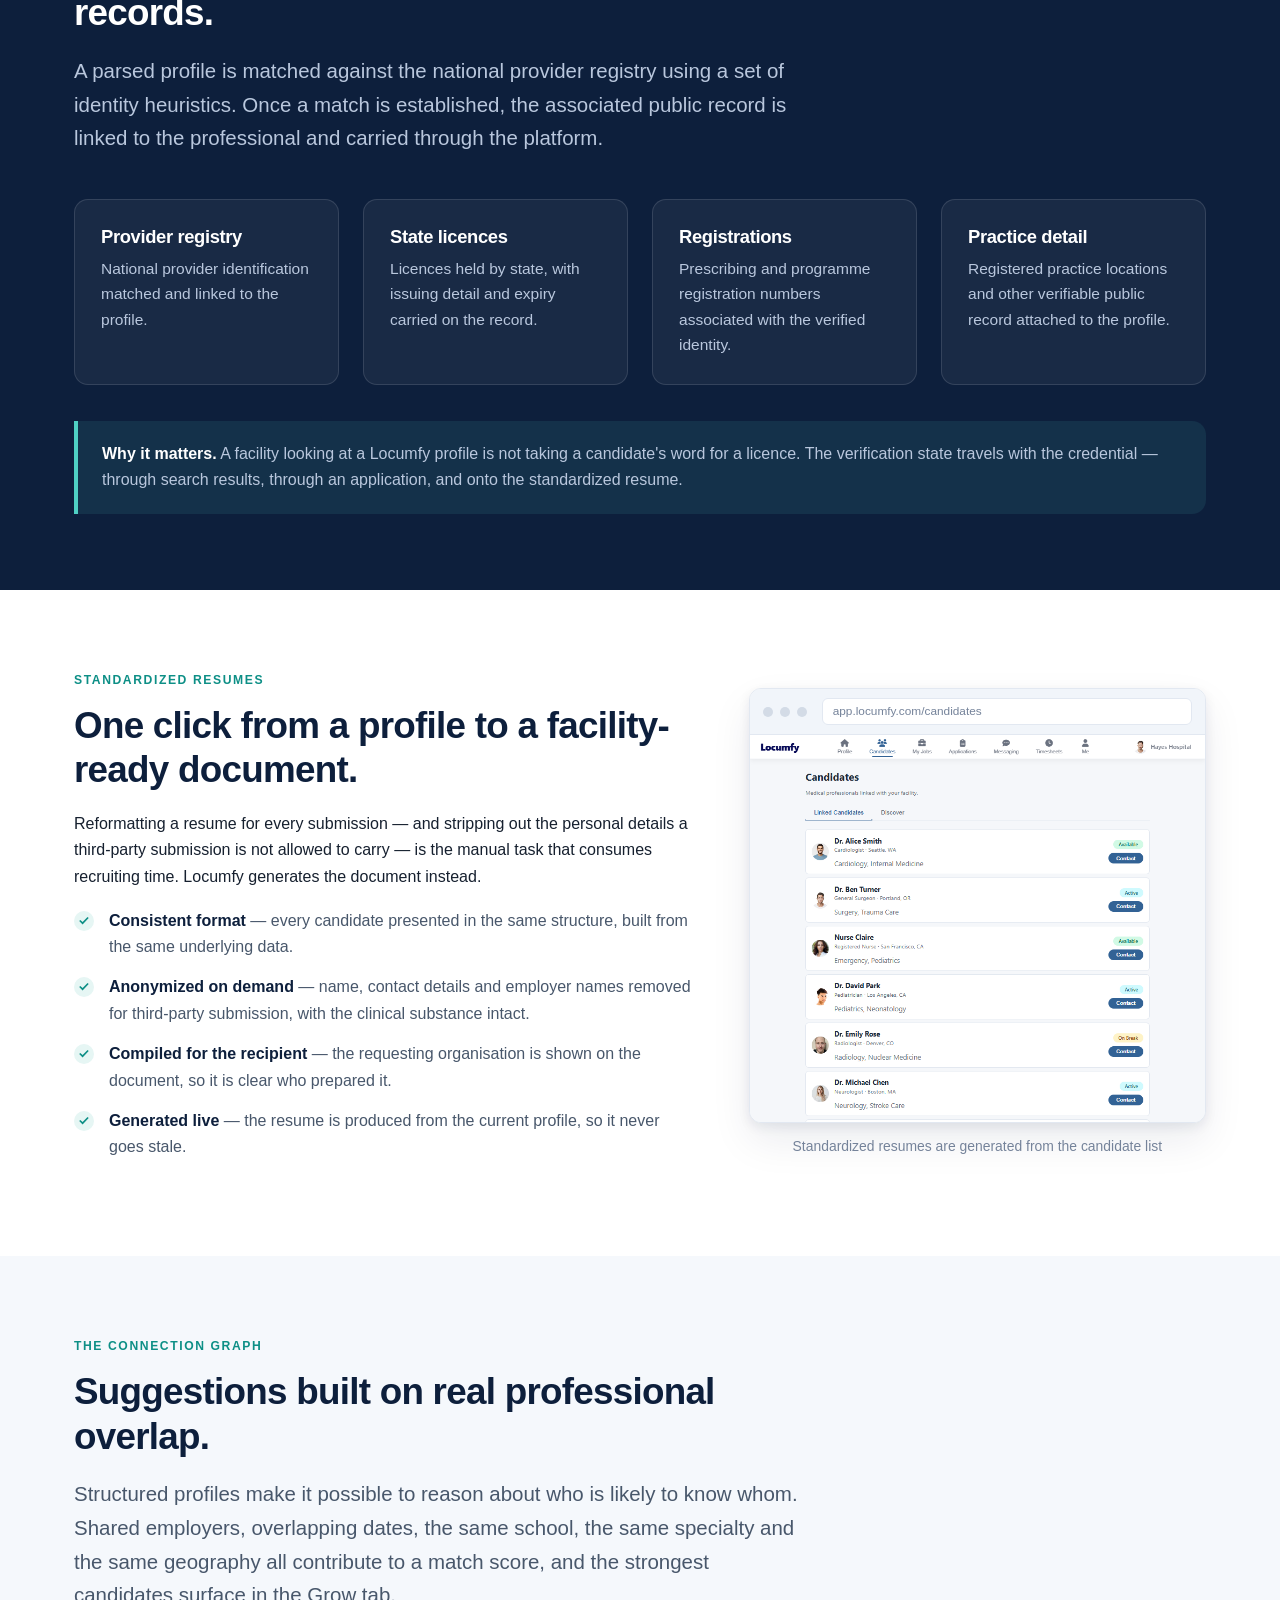
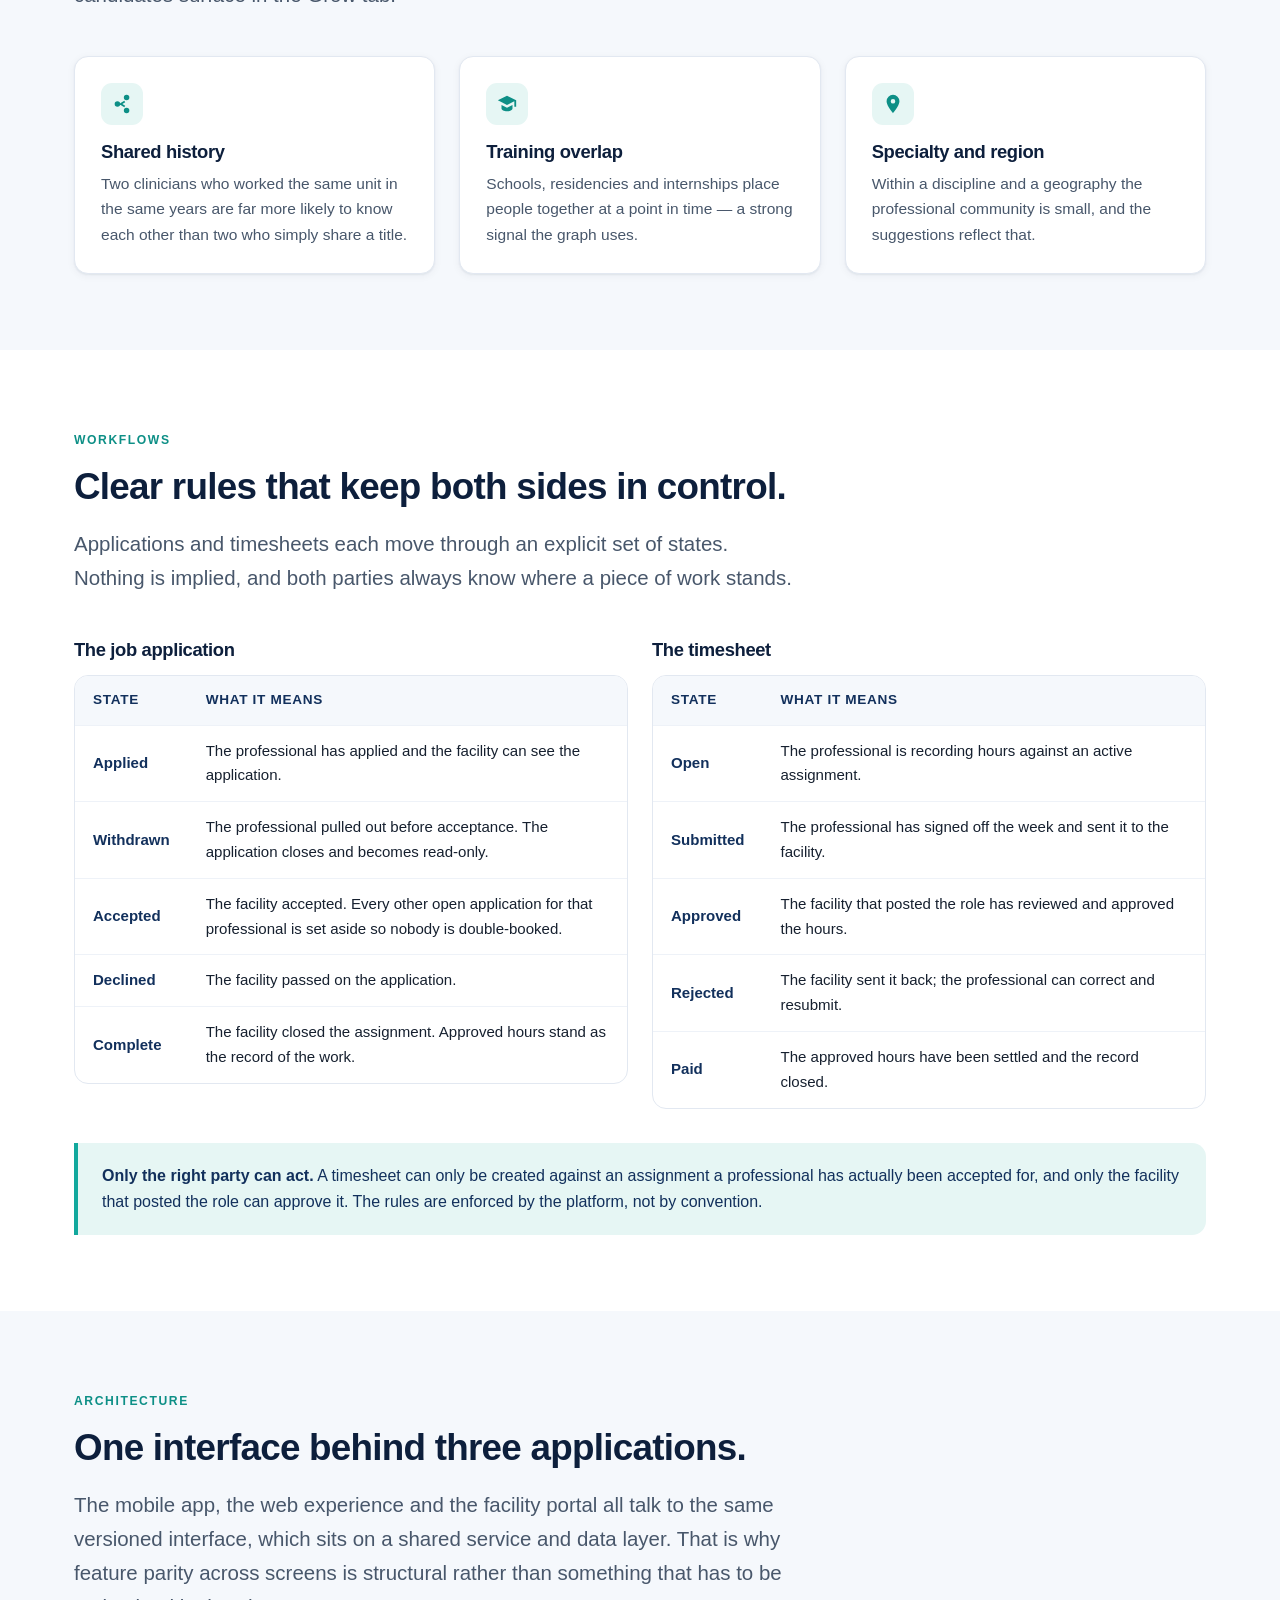
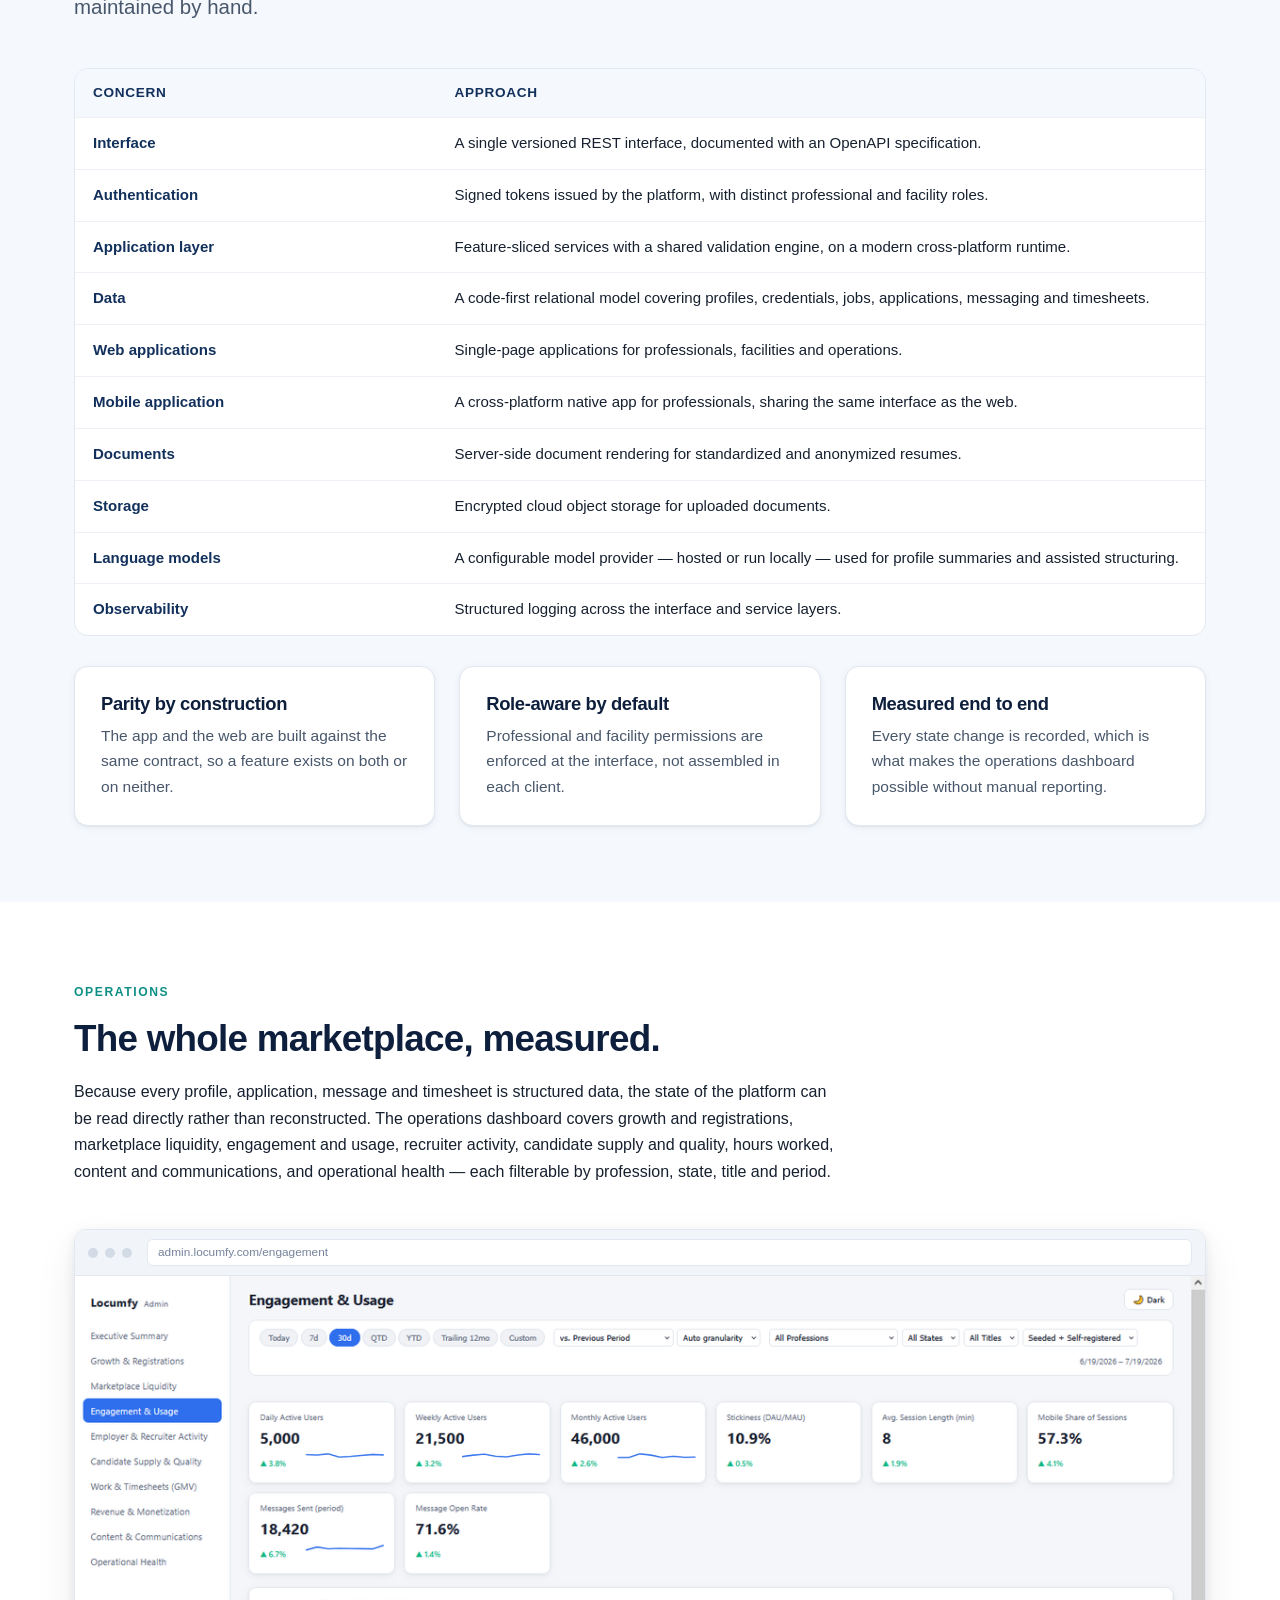
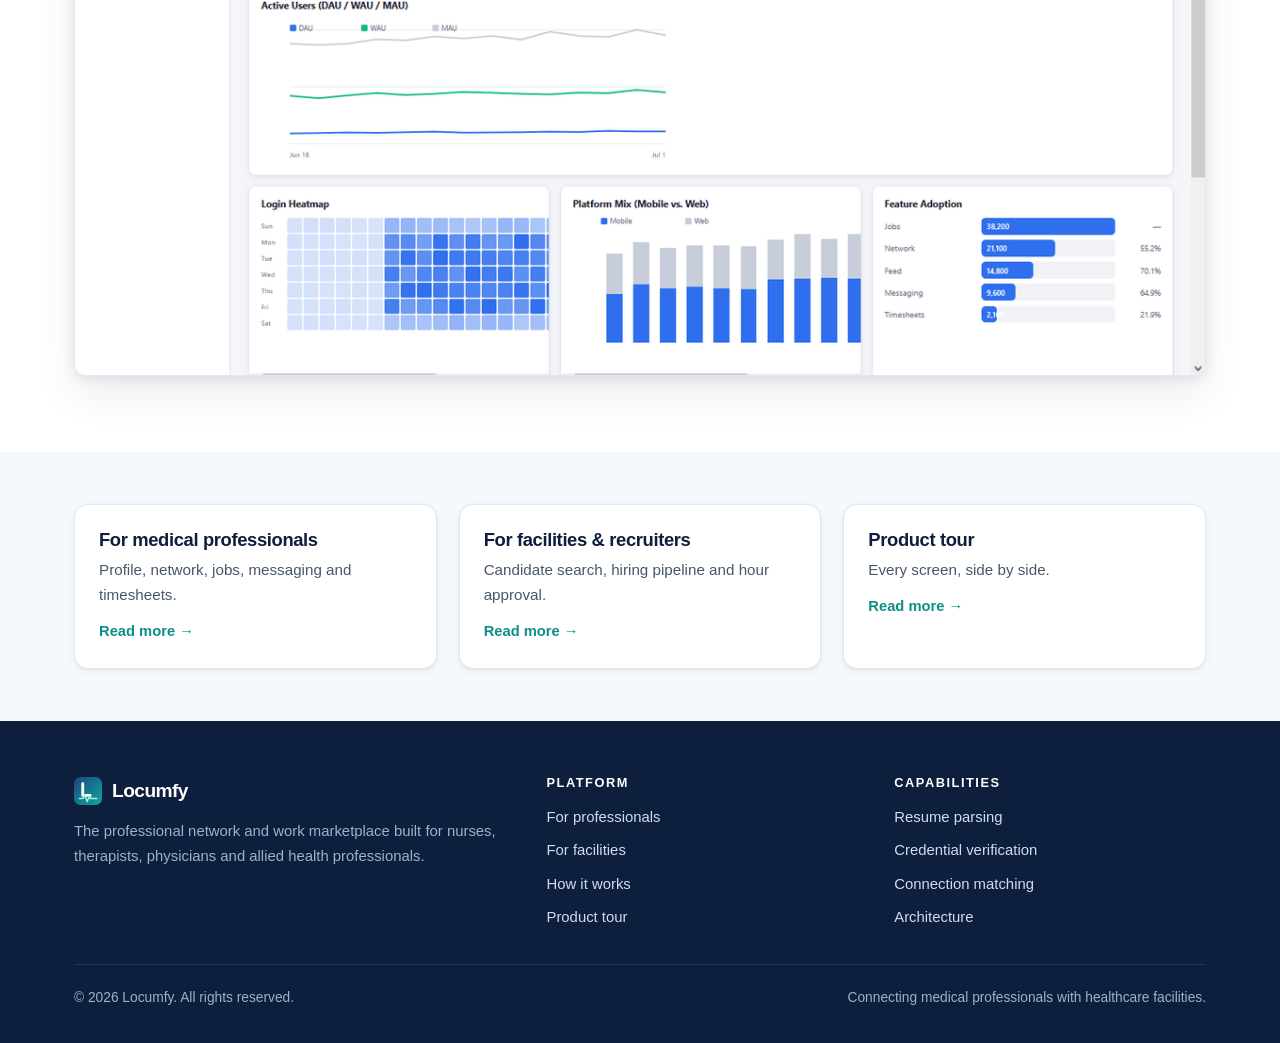
<file: platform.html>
<!DOCTYPE html>
<html lang="en">
<head>

<!-- Google tag (gtag.js) -->
<script async src="https://www.googletagmanager.com/gtag/js?id=G-YF60SV1ND7"></script>
<script>
  window.dataLayer = window.dataLayer || [];
  function gtag(){dataLayer.push(arguments);}
  gtag('js', new Date());

  gtag('config', 'G-YF60SV1ND7');
</script>

<meta charset="utf-8">
<meta name="viewport" content="width=device-width, initial-scale=1">
<title>The Platform — Locumfy</title>
<meta name="description" content="Resume parsing into eighteen structured sections, credential verification against official healthcare records, standardized and anonymized resumes, connection matching, and the workflows behind the Locumfy marketplace.">
<link rel="icon" href="assets/img/favicon.svg" type="image/svg+xml">
<link rel="stylesheet" href="assets/css/site.css">
<meta property="og:title" content="The Platform — Locumfy">
<meta property="og:description" content="Resume parsing into eighteen structured sections, credential verification against official healthcare records, standardized and anonymized resumes, connection matching, and the workflows behind the Locumfy marketplace.">
<meta property="og:type" content="website">
</head>
<body>

<header class="site-header">
  <div class="wrap nav">
    <a class="brand" href="index.html"><svg viewBox="0 0 64 64" aria-hidden="true"><defs><linearGradient id="hg" x1="0" y1="0" x2="1" y2="1"><stop offset="0" stop-color="#1a4480"/><stop offset="1" stop-color="#12a89d"/></linearGradient></defs><rect width="64" height="64" rx="15" fill="url(#hg)"/><path d="M20 15v27h17" fill="none" stroke="#fff" stroke-width="6.5" stroke-linecap="round" stroke-linejoin="round"/><path d="M12 49h9l4-8 5 15 5-11 3 4h14" fill="none" stroke="#9ff2e6" stroke-width="3.6" stroke-linecap="round" stroke-linejoin="round"/></svg> Locumfy</a>
    <button class="nav-toggle" aria-expanded="false" aria-label="Toggle navigation">&#9776;</button>
    <ul class="nav-links">
      <li><a href="index.html">Overview</a></li>
      <li><a href="professionals.html">For Professionals</a></li>
      <li><a href="facilities.html">For Facilities</a></li>
      <li><a href="platform.html" class="active">Platform</a></li>
      <li><a href="screens.html">Product Tour</a></li>
    </ul>
  </div>
</header>

<div class="hero">
  <div class="wrap">
    <div class="section-head" style="max-width:840px;margin-bottom:0">
      <span class="eyebrow">The platform</span>
      <h1>How Locumfy turns resumes into a working marketplace.</h1>
      <p class="lead">
        Underneath the app and the portal sits an engine that reads unstructured resumes, structures
        what it finds, verifies it against official records, and uses the result to match people to
        roles and to each other. This is what makes a healthcare network different from a general one.
      </p>
    </div>
  </div>
</div>

<section id="parsing">
  <div class="wrap">
    <div class="section-head">
      <span class="eyebrow">Resume parsing</span>
      <h2>Eighteen structured sections out of one document.</h2>
      <p class="lead">
        A resume arrives as a PDF or a Word file — prose, tables, inconsistent headings and all. The
        parsing engine extracts the text, identifies its structure, and writes the content into
        discrete, searchable records.
      </p>
    </div>

    <div class="split wide-left">
      <div>
        <ul class="chips" style="margin-bottom:22px">
          <li>Awards</li><li>Certifications</li><li>Education</li><li>Employment</li>
          <li>Internships</li><li>Languages</li><li>Memberships</li><li>Presentations</li>
          <li>Publications</li><li>References</li><li>Research</li><li>Residencies</li>
          <li>Skills</li><li>Specialties</li><li>State preferences</li><li>State licenses</li>
          <li>Titles</li><li>Volunteer</li>
        </ul>
        <p>
          Because each section is stored as data rather than text, a facility can filter on an exact
          certification, a specific residency, or a state licence — and the platform can match a
          professional to a role on the same detail.
        </p>
      </div>
      <div class="card">
        <h3>What the engine handles</h3>
        <ul class="flist" style="margin-top:16px;margin-bottom:0">
          <li><span class="tick"><svg viewBox="0 0 12 12" fill="currentColor"><path d="M4.6 9.4 1.2 6l1.1-1.1 2.3 2.2 4.9-5L10.7 3 4.6 9.4Z"/></svg></span><span><strong>Mixed formats</strong> <span class="d">— PDF and Word documents, including scanned layouts and multi-column designs.</span></span></li>
          <li><span class="tick"><svg viewBox="0 0 12 12" fill="currentColor"><path d="M4.6 9.4 1.2 6l1.1-1.1 2.3 2.2 4.9-5L10.7 3 4.6 9.4Z"/></svg></span><span><strong>Inconsistent headings</strong> <span class="d">— the same section written a dozen different ways still lands in the right bucket.</span></span></li>
          <li><span class="tick"><svg viewBox="0 0 12 12" fill="currentColor"><path d="M4.6 9.4 1.2 6l1.1-1.1 2.3 2.2 4.9-5L10.7 3 4.6 9.4Z"/></svg></span><span><strong>Dates and durations</strong> <span class="d">— employment and education periods normalised so experience can be calculated.</span></span></li>
          <li><span class="tick"><svg viewBox="0 0 12 12" fill="currentColor"><path d="M4.6 9.4 1.2 6l1.1-1.1 2.3 2.2 4.9-5L10.7 3 4.6 9.4Z"/></svg></span><span><strong>Identifiers</strong> <span class="d">— licence and registration numbers pulled out and handed to the verification stage.</span></span></li>
        </ul>
      </div>
    </div>
  </div>
</section>

<section class="deep" id="verification">
  <div class="wrap">
    <div class="section-head">
      <span class="eyebrow">Credential verification</span>
      <h2>Cross-checked against official healthcare records.</h2>
      <p class="lead" style="color:#b9c7dd">
        A parsed profile is matched against the national provider registry using a set of identity
        heuristics. Once a match is established, the associated public record is linked to the
        professional and carried through the platform.
      </p>
    </div>

    <div class="grid g4">
      <div class="card"><h3>Provider registry</h3><p>National provider identification matched and linked to the profile.</p></div>
      <div class="card"><h3>State licences</h3><p>Licences held by state, with issuing detail and expiry carried on the record.</p></div>
      <div class="card"><h3>Registrations</h3><p>Prescribing and programme registration numbers associated with the verified identity.</p></div>
      <div class="card"><h3>Practice detail</h3><p>Registered practice locations and other verifiable public record attached to the profile.</p></div>
    </div>

    <div class="callout" style="margin-top:36px;background:rgba(79,208,196,.1);border-left-color:#4fd0c4;color:#dbe6f5">
      <p><strong style="color:#fff">Why it matters.</strong> A facility looking at a Locumfy profile is not
      taking a candidate's word for a licence. The verification state travels with the credential —
      through search results, through an application, and onto the standardized resume.</p>
    </div>
  </div>
</section>

<section id="resumes">
  <div class="wrap">
    <div class="split wide-left">
      <div>
        <span class="eyebrow">Standardized resumes</span>
        <h2>One click from a profile to a facility-ready document.</h2>
        <p>
          Reformatting a resume for every submission — and stripping out the personal details a
          third-party submission is not allowed to carry — is the manual task that consumes recruiting
          time. Locumfy generates the document instead.
        </p>
      <ul class="flist">
        <li><span class="tick"><svg viewBox="0 0 12 12" fill="currentColor" aria-hidden="true"><path d="M4.6 9.4 1.2 6l1.1-1.1 2.3 2.2 4.9-5L10.7 3 4.6 9.4Z"/></svg></span>
          <span><strong>Consistent format</strong> <span class="d">— every candidate presented in the same structure, built from the same underlying data.</span></span></li>
        <li><span class="tick"><svg viewBox="0 0 12 12" fill="currentColor" aria-hidden="true"><path d="M4.6 9.4 1.2 6l1.1-1.1 2.3 2.2 4.9-5L10.7 3 4.6 9.4Z"/></svg></span>
          <span><strong>Anonymized on demand</strong> <span class="d">— name, contact details and employer names removed for third-party submission, with the clinical substance intact.</span></span></li>
        <li><span class="tick"><svg viewBox="0 0 12 12" fill="currentColor" aria-hidden="true"><path d="M4.6 9.4 1.2 6l1.1-1.1 2.3 2.2 4.9-5L10.7 3 4.6 9.4Z"/></svg></span>
          <span><strong>Compiled for the recipient</strong> <span class="d">— the requesting organisation is shown on the document, so it is clear who prepared it.</span></span></li>
        <li><span class="tick"><svg viewBox="0 0 12 12" fill="currentColor" aria-hidden="true"><path d="M4.6 9.4 1.2 6l1.1-1.1 2.3 2.2 4.9-5L10.7 3 4.6 9.4Z"/></svg></span>
          <span><strong>Generated live</strong> <span class="d">— the resume is produced from the current profile, so it never goes stale.</span></span></li>
      </ul>
      </div>
      <div class="media">
      <figure>
        <div class="browser shot">
          <div class="bar"><span class="dot"></span><span class="dot"></span><span class="dot"></span><span class="url">app.locumfy.com/candidates</span></div>
          <img src="assets/img/portal-candidates.png" alt="The Candidates page in the facility portal, where a standardized resume can be downloaded for any professional." width="848">
        </div>
        <figcaption>Standardized resumes are generated from the candidate list</figcaption>
      </figure>
      </div>
    </div>
  </div>
</section>

<section class="tint" id="network">
  <div class="wrap">
    <div class="section-head">
      <span class="eyebrow">The connection graph</span>
      <h2>Suggestions built on real professional overlap.</h2>
      <p class="lead">
        Structured profiles make it possible to reason about who is likely to know whom. Shared
        employers, overlapping dates, the same school, the same specialty and the same geography all
        contribute to a match score, and the strongest candidates surface in the Grow tab.
      </p>
    </div>
    <div class="grid g3">
      <div class="card">
        <div class="ico"><svg viewBox="0 0 24 24" fill="currentColor"><path d="M17 8a3 3 0 1 0 0-6 3 3 0 0 0 0 6ZM7 15a3 3 0 1 0 0-6 3 3 0 0 0 0 6Zm10 7a3 3 0 1 0 0-6 3 3 0 0 0 0 6ZM9.6 11.4l4.9-2.9 1 1.7-4.9 2.9-1-1.7Zm0 1.2 1-1.7 4.9 2.9-1 1.7-4.9-2.9Z"/></svg></div>
        <h3>Shared history</h3>
        <p>Two clinicians who worked the same unit in the same years are far more likely to know each other than two who simply share a title.</p>
      </div>
      <div class="card">
        <div class="ico"><svg viewBox="0 0 24 24" fill="currentColor"><path d="M12 3 2 8l10 5 8-4v6h2V8L12 3ZM6 13.2V17c0 1.7 2.7 3 6 3s6-1.3 6-3v-3.8l-6 3-6-3Z"/></svg></div>
        <h3>Training overlap</h3>
        <p>Schools, residencies and internships place people together at a point in time — a strong signal the graph uses.</p>
      </div>
      <div class="card">
        <div class="ico"><svg viewBox="0 0 24 24" fill="currentColor"><path d="M12 2a7 7 0 0 0-7 7c0 5 7 13 7 13s7-8 7-13a7 7 0 0 0-7-7Zm0 9.5A2.5 2.5 0 1 1 12 6.5a2.5 2.5 0 0 1 0 5Z"/></svg></div>
        <h3>Specialty and region</h3>
        <p>Within a discipline and a geography the professional community is small, and the suggestions reflect that.</p>
      </div>
    </div>
  </div>
</section>

<section id="workflows">
  <div class="wrap">
    <div class="section-head">
      <span class="eyebrow">Workflows</span>
      <h2>Clear rules that keep both sides in control.</h2>
      <p class="lead">
        Applications and timesheets each move through an explicit set of states. Nothing is implied,
        and both parties always know where a piece of work stands.
      </p>
    </div>

    <div class="grid g2">
      <div>
        <h3 style="margin-bottom:14px">The job application</h3>
        <div class="table-wrap">
          <table>
            <thead><tr><th>State</th><th>What it means</th></tr></thead>
            <tbody>
              <tr><td class="k">Applied</td><td>The professional has applied and the facility can see the application.</td></tr>
              <tr><td class="k">Withdrawn</td><td>The professional pulled out before acceptance. The application closes and becomes read-only.</td></tr>
              <tr><td class="k">Accepted</td><td>The facility accepted. Every other open application for that professional is set aside so nobody is double-booked.</td></tr>
              <tr><td class="k">Declined</td><td>The facility passed on the application.</td></tr>
              <tr><td class="k">Complete</td><td>The facility closed the assignment. Approved hours stand as the record of the work.</td></tr>
            </tbody>
          </table>
        </div>
      </div>
      <div>
        <h3 style="margin-bottom:14px">The timesheet</h3>
        <div class="table-wrap">
          <table>
            <thead><tr><th>State</th><th>What it means</th></tr></thead>
            <tbody>
              <tr><td class="k">Open</td><td>The professional is recording hours against an active assignment.</td></tr>
              <tr><td class="k">Submitted</td><td>The professional has signed off the week and sent it to the facility.</td></tr>
              <tr><td class="k">Approved</td><td>The facility that posted the role has reviewed and approved the hours.</td></tr>
              <tr><td class="k">Rejected</td><td>The facility sent it back; the professional can correct and resubmit.</td></tr>
              <tr><td class="k">Paid</td><td>The approved hours have been settled and the record closed.</td></tr>
            </tbody>
          </table>
        </div>
      </div>
    </div>

    <div class="callout" style="margin-top:34px">
      <p><strong>Only the right party can act.</strong> A timesheet can only be created against an
      assignment a professional has actually been accepted for, and only the facility that posted the
      role can approve it. The rules are enforced by the platform, not by convention.</p>
    </div>
  </div>
</section>

<section class="tint" id="architecture">
  <div class="wrap">
    <div class="section-head">
      <span class="eyebrow">Architecture</span>
      <h2>One interface behind three applications.</h2>
      <p class="lead">
        The mobile app, the web experience and the facility portal all talk to the same versioned
        interface, which sits on a shared service and data layer. That is why feature parity across
        screens is structural rather than something that has to be maintained by hand.
      </p>
    </div>

    <div class="table-wrap" style="margin-bottom:30px">
      <table>
        <thead><tr><th style="width:32%">Concern</th><th>Approach</th></tr></thead>
        <tbody>
          <tr><td class="k">Interface</td><td>A single versioned REST interface, documented with an OpenAPI specification.</td></tr>
          <tr><td class="k">Authentication</td><td>Signed tokens issued by the platform, with distinct professional and facility roles.</td></tr>
          <tr><td class="k">Application layer</td><td>Feature-sliced services with a shared validation engine, on a modern cross-platform runtime.</td></tr>
          <tr><td class="k">Data</td><td>A code-first relational model covering profiles, credentials, jobs, applications, messaging and timesheets.</td></tr>
          <tr><td class="k">Web applications</td><td>Single-page applications for professionals, facilities and operations.</td></tr>
          <tr><td class="k">Mobile application</td><td>A cross-platform native app for professionals, sharing the same interface as the web.</td></tr>
          <tr><td class="k">Documents</td><td>Server-side document rendering for standardized and anonymized resumes.</td></tr>
          <tr><td class="k">Storage</td><td>Encrypted cloud object storage for uploaded documents.</td></tr>
          <tr><td class="k">Language models</td><td>A configurable model provider — hosted or run locally — used for profile summaries and assisted structuring.</td></tr>
          <tr><td class="k">Observability</td><td>Structured logging across the interface and service layers.</td></tr>
        </tbody>
      </table>
    </div>

    <div class="grid g3">
      <div class="card">
        <h3>Parity by construction</h3>
        <p>The app and the web are built against the same contract, so a feature exists on both or on neither.</p>
      </div>
      <div class="card">
        <h3>Role-aware by default</h3>
        <p>Professional and facility permissions are enforced at the interface, not assembled in each client.</p>
      </div>
      <div class="card">
        <h3>Measured end to end</h3>
        <p>Every state change is recorded, which is what makes the operations dashboard possible without manual reporting.</p>
      </div>
    </div>
  </div>
</section>

<section id="operations">
  <div class="wrap">
    <div class="section-head">
      <span class="eyebrow">Operations</span>
        <h2>The whole marketplace, measured.</h2>
        <p>
          Because every profile, application, message and timesheet is structured data, the state of
          the platform can be read directly rather than reconstructed. The operations dashboard covers
          growth and registrations, marketplace liquidity, engagement and usage, recruiter activity,
          candidate supply and quality, hours worked, content and communications, and operational
          health — each filterable by profession, state, title and period.
        </p>
    </div>
      <figure>
        <div class="browser shot">
          <div class="bar"><span class="dot"></span><span class="dot"></span><span class="dot"></span><span class="url">admin.locumfy.com/engagement</span></div>
          <img src="assets/img/admin-analytics.png" alt="The operations dashboard showing daily, weekly and monthly active users, session length, platform mix and feature adoption." width="1200">
        </div>
      </figure>
  </div>
</section>

<section class="tint tight">
  <div class="wrap">
    <div class="next-grid">
      <a class="next" href="professionals.html"><h3>For medical professionals</h3><p>Profile, network, jobs, messaging and timesheets.</p><span class="go">Read more &rarr;</span></a>
      <a class="next" href="facilities.html"><h3>For facilities &amp; recruiters</h3><p>Candidate search, hiring pipeline and hour approval.</p><span class="go">Read more &rarr;</span></a>
      <a class="next" href="screens.html"><h3>Product tour</h3><p>Every screen, side by side.</p><span class="go">Read more &rarr;</span></a>
    </div>
  </div>
</section>

<footer class="site-footer">
  <div class="wrap">
    <div class="footer-grid">
      <div>
        <div class="brand" style="font-size:1.2rem"><svg viewBox="0 0 64 64" aria-hidden="true"><defs><linearGradient id="fg" x1="0" y1="0" x2="1" y2="1"><stop offset="0" stop-color="#1a4480"/><stop offset="1" stop-color="#12a89d"/></linearGradient></defs><rect width="64" height="64" rx="15" fill="url(#fg)"/><path d="M20 15v27h17" fill="none" stroke="#fff" stroke-width="6.5" stroke-linecap="round" stroke-linejoin="round"/><path d="M12 49h9l4-8 5 15 5-11 3 4h14" fill="none" stroke="#9ff2e6" stroke-width="3.6" stroke-linecap="round" stroke-linejoin="round"/></svg> Locumfy</div>
        <p>The professional network and work marketplace built for nurses, therapists, physicians and allied health professionals.</p>
      </div>
      <div>
        <h4>Platform</h4>
        <ul>
          <li><a href="professionals.html">For professionals</a></li>
          <li><a href="facilities.html">For facilities</a></li>
          <li><a href="platform.html">How it works</a></li>
          <li><a href="screens.html">Product tour</a></li>
        </ul>
      </div>
      <div>
        <h4>Capabilities</h4>
        <ul>
          <li><a href="platform.html#parsing">Resume parsing</a></li>
          <li><a href="platform.html#verification">Credential verification</a></li>
          <li><a href="platform.html#network">Connection matching</a></li>
          <li><a href="platform.html#architecture">Architecture</a></li>
        </ul>
      </div>
    </div>
    <div class="footer-bottom">
      <span>&copy; 2026 Locumfy. All rights reserved.</span>
      <span>Connecting medical professionals with healthcare facilities.</span>
    </div>
  </div>
</footer>

<script src="assets/js/site.js"></script>
</body>
</html>
</file>
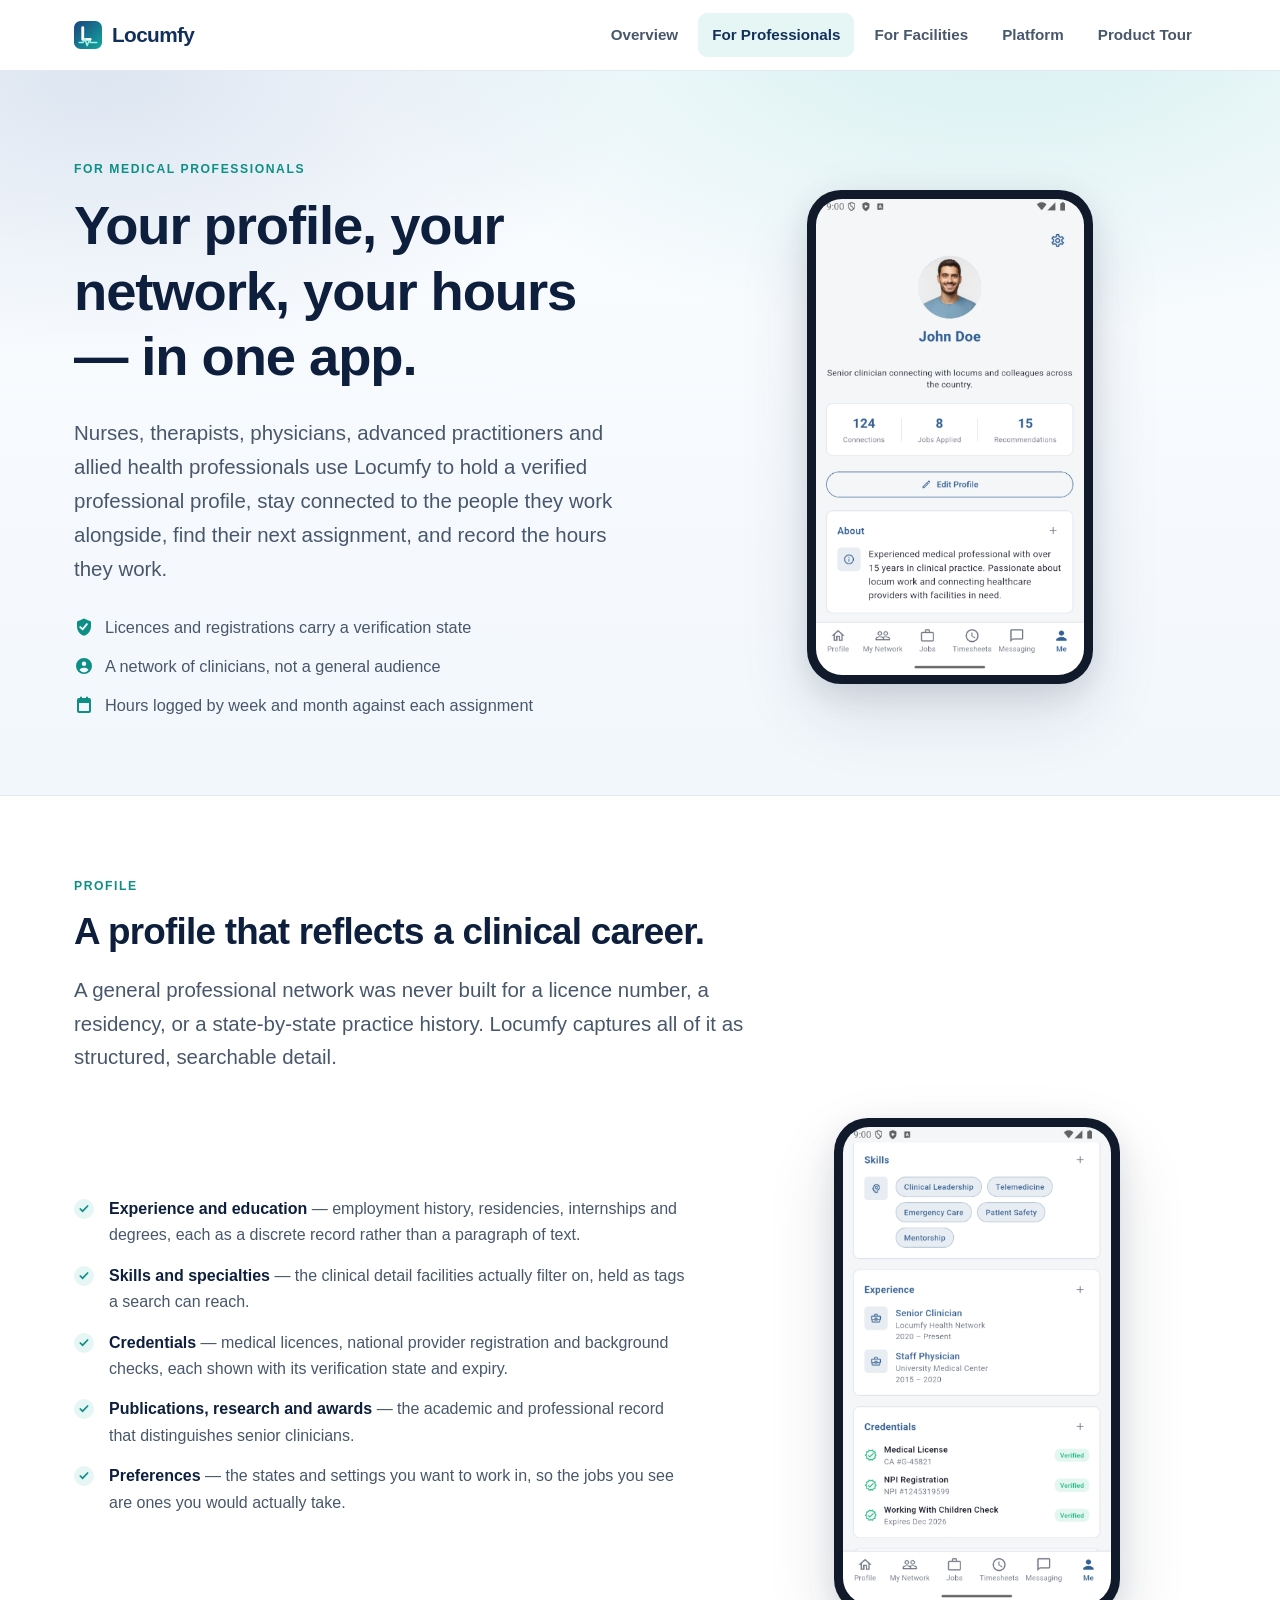
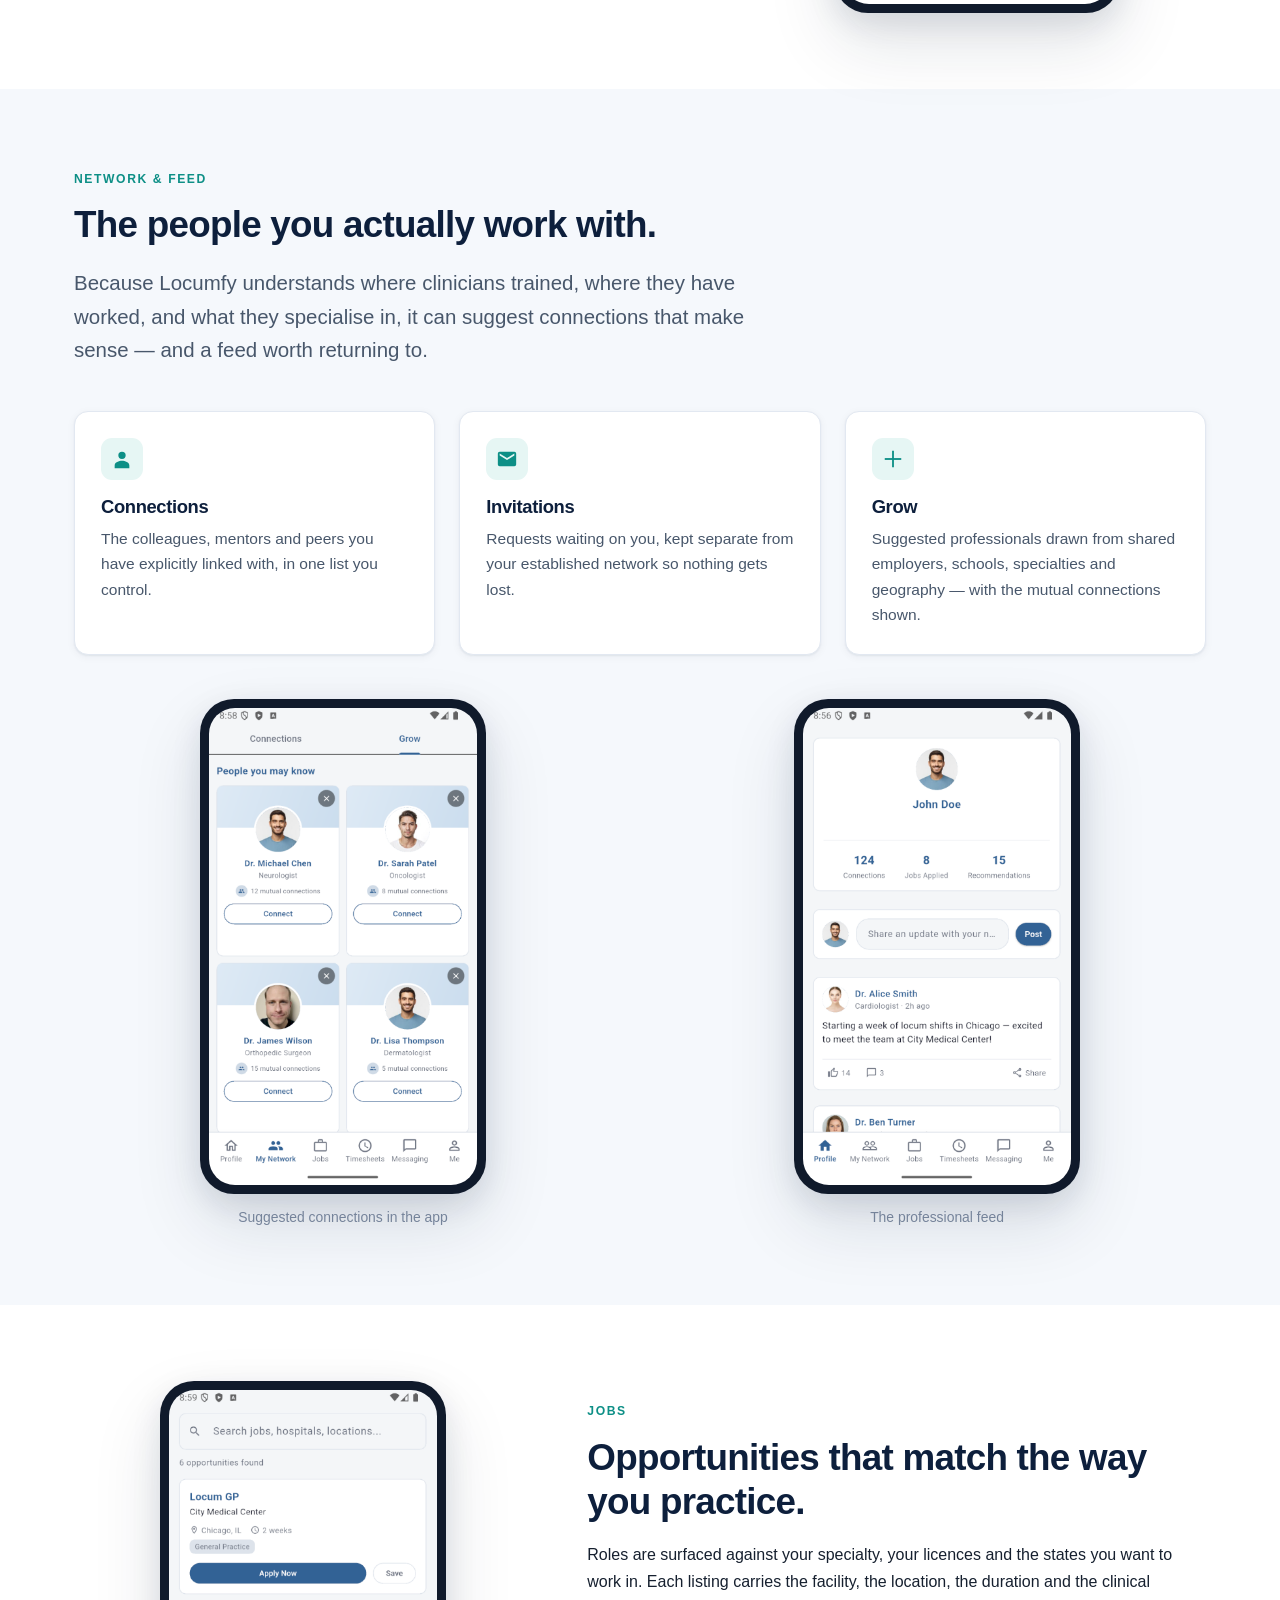
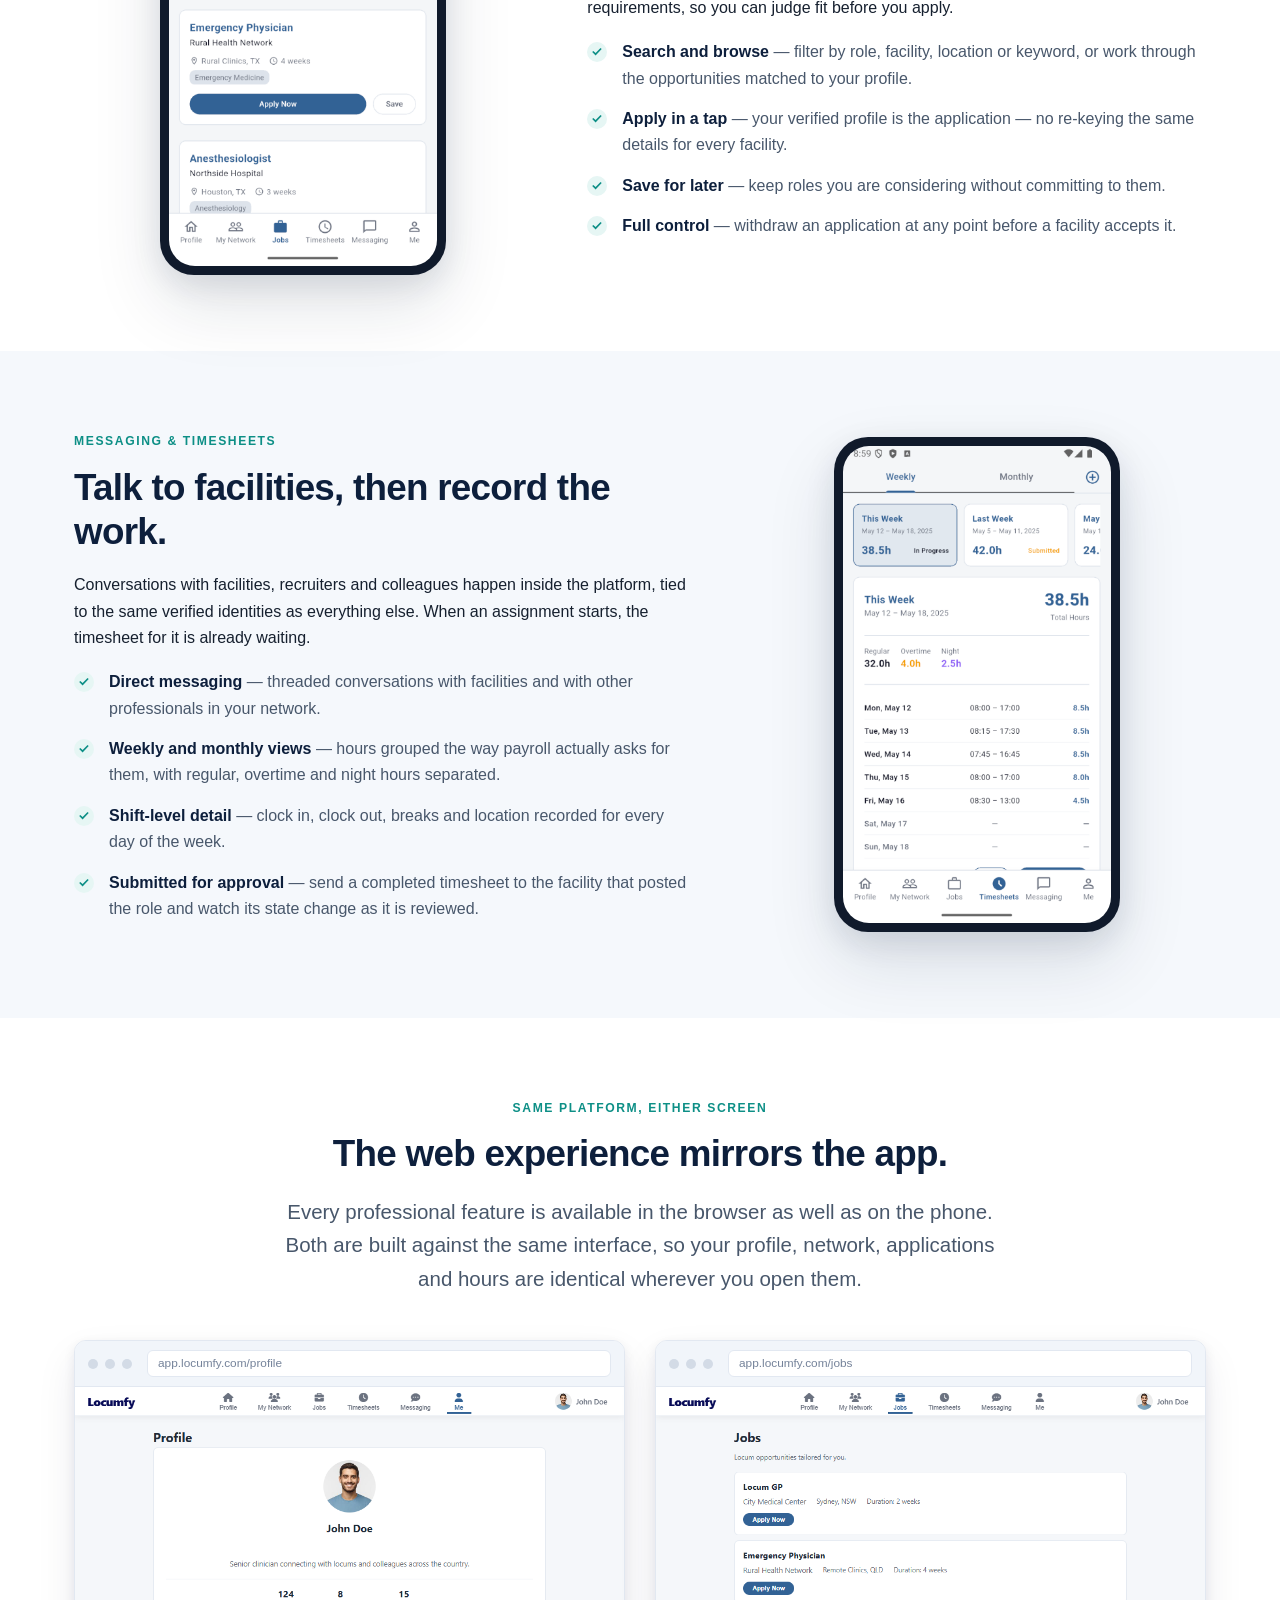
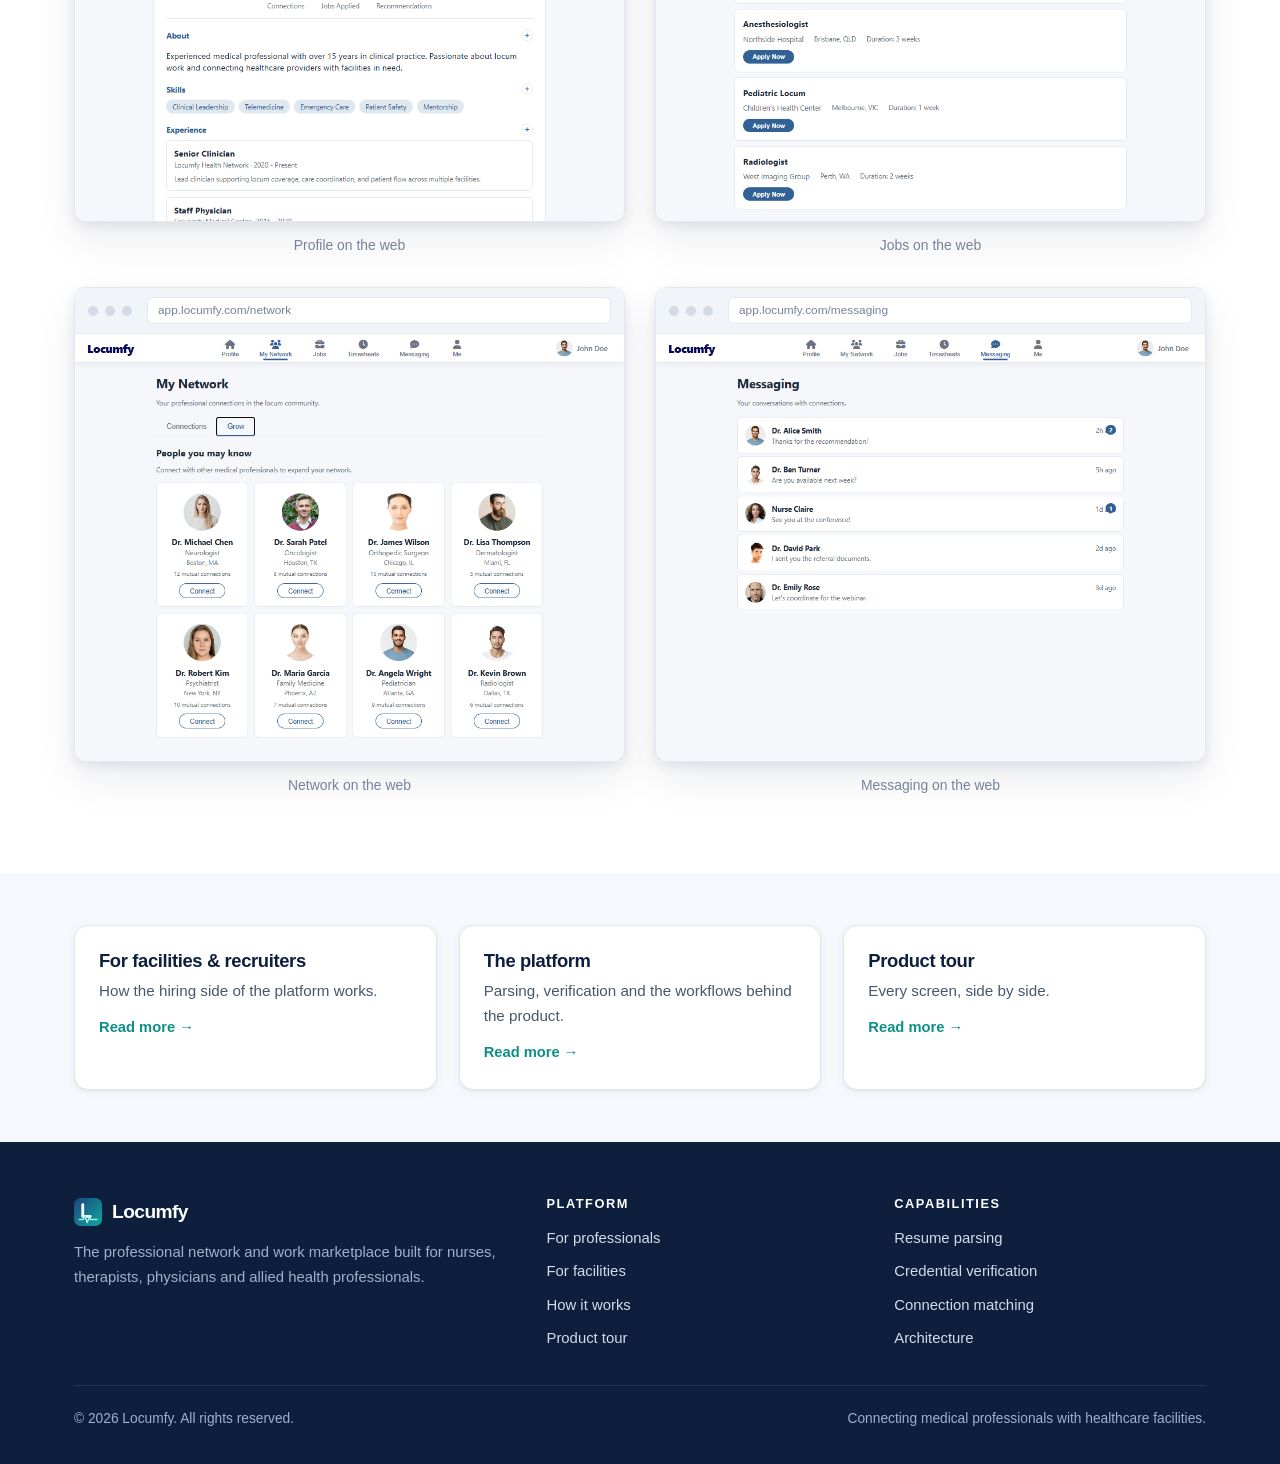
<file: professionals.html>
<!DOCTYPE html>
<html lang="en">
<head>

<!-- Google tag (gtag.js) -->
<script async src="https://www.googletagmanager.com/gtag/js?id=G-YF60SV1ND7"></script>
<script>
  window.dataLayer = window.dataLayer || [];
  function gtag(){dataLayer.push(arguments);}
  gtag('js', new Date());

  gtag('config', 'G-YF60SV1ND7');
</script>

<meta charset="utf-8">
<meta name="viewport" content="width=device-width, initial-scale=1">
<title>For Medical Professionals — Locumfy</title>
<meta name="description" content="A verified clinical profile, a healthcare-specific professional network, matched job opportunities, messaging and timesheets — in the Locumfy mobile app and on the web.">
<link rel="icon" href="assets/img/favicon.svg" type="image/svg+xml">
<link rel="stylesheet" href="assets/css/site.css">
<meta property="og:title" content="For Medical Professionals — Locumfy">
<meta property="og:description" content="A verified clinical profile, a healthcare-specific professional network, matched job opportunities, messaging and timesheets — in the Locumfy mobile app and on the web.">
<meta property="og:type" content="website">
</head>
<body>

<header class="site-header">
  <div class="wrap nav">
    <a class="brand" href="index.html"><svg viewBox="0 0 64 64" aria-hidden="true"><defs><linearGradient id="hg" x1="0" y1="0" x2="1" y2="1"><stop offset="0" stop-color="#1a4480"/><stop offset="1" stop-color="#12a89d"/></linearGradient></defs><rect width="64" height="64" rx="15" fill="url(#hg)"/><path d="M20 15v27h17" fill="none" stroke="#fff" stroke-width="6.5" stroke-linecap="round" stroke-linejoin="round"/><path d="M12 49h9l4-8 5 15 5-11 3 4h14" fill="none" stroke="#9ff2e6" stroke-width="3.6" stroke-linecap="round" stroke-linejoin="round"/></svg> Locumfy</a>
    <button class="nav-toggle" aria-expanded="false" aria-label="Toggle navigation">&#9776;</button>
    <ul class="nav-links">
      <li><a href="index.html">Overview</a></li>
      <li><a href="professionals.html" class="active">For Professionals</a></li>
      <li><a href="facilities.html">For Facilities</a></li>
      <li><a href="platform.html">Platform</a></li>
      <li><a href="screens.html">Product Tour</a></li>
    </ul>
  </div>
</header>

<div class="hero">
  <div class="wrap hero-grid">
    <div>
      <span class="eyebrow">For medical professionals</span>
      <h1>Your profile, your network, your hours — in one app.</h1>
      <p class="lead">
        Nurses, therapists, physicians, advanced practitioners and allied health professionals use
        Locumfy to hold a verified professional profile, stay connected to the people they work
        alongside, find their next assignment, and record the hours they work.
      </p>
      <ul class="hero-points">
        <li><svg viewBox="0 0 20 20" fill="currentColor" aria-hidden="true"><path d="M10 1.6 3 4.5v5c0 4.3 2.9 8.2 7 9.3 4.1-1.1 7-5 7-9.3v-5L10 1.6Zm3.6 6.1-4.3 5.2a.9.9 0 0 1-1.3.1L5.7 10.8a.9.9 0 1 1 1.2-1.3l1.6 1.5 3.7-4.5a.9.9 0 1 1 1.4 1.2Z"/></svg>
          Licences and registrations carry a verification state</li>
        <li><svg viewBox="0 0 20 20" fill="currentColor" aria-hidden="true"><path d="M10 2a8 8 0 1 0 0 16 8 8 0 0 0 0-16Zm0 3.6a2.2 2.2 0 1 1 0 4.4 2.2 2.2 0 0 1 0-4.4Zm0 10.9a5.3 5.3 0 0 1-4.4-2.4c0-1.5 2.9-2.3 4.4-2.3s4.4.8 4.4 2.3A5.3 5.3 0 0 1 10 16.5Z"/></svg>
          A network of clinicians, not a general audience</li>
        <li><svg viewBox="0 0 20 20" fill="currentColor" aria-hidden="true"><path d="M15 3h-1V1.8h-2V3H8V1.8H6V3H5a2 2 0 0 0-2 2v11a2 2 0 0 0 2 2h10a2 2 0 0 0 2-2V5a2 2 0 0 0-2-2Zm0 13H5V8h10v8Z"/></svg>
          Hours logged by week and month against each assignment</li>
      </ul>
    </div>
    <div class="media">
      <figure>
        <div class="phone"><img src="assets/img/mobile-profile.png" alt="Mobile profile screen showing a clinician photo, connection and application counts, an about section, skills and experience." width="411"></div>
      </figure>
    </div>
  </div>
</div>

<section>
  <div class="wrap">
    <div class="section-head">
      <span class="eyebrow">Profile</span>
      <h2>A profile that reflects a clinical career.</h2>
      <p class="lead">
        A general professional network was never built for a licence number, a residency, or a
        state-by-state practice history. Locumfy captures all of it as structured, searchable detail.
      </p>
    </div>

    <div class="split wide-left">
      <div>
      <ul class="flist">
        <li><span class="tick"><svg viewBox="0 0 12 12" fill="currentColor" aria-hidden="true"><path d="M4.6 9.4 1.2 6l1.1-1.1 2.3 2.2 4.9-5L10.7 3 4.6 9.4Z"/></svg></span>
          <span><strong>Experience and education</strong> <span class="d">— employment history, residencies, internships and degrees, each as a discrete record rather than a paragraph of text.</span></span></li>
        <li><span class="tick"><svg viewBox="0 0 12 12" fill="currentColor" aria-hidden="true"><path d="M4.6 9.4 1.2 6l1.1-1.1 2.3 2.2 4.9-5L10.7 3 4.6 9.4Z"/></svg></span>
          <span><strong>Skills and specialties</strong> <span class="d">— the clinical detail facilities actually filter on, held as tags a search can reach.</span></span></li>
        <li><span class="tick"><svg viewBox="0 0 12 12" fill="currentColor" aria-hidden="true"><path d="M4.6 9.4 1.2 6l1.1-1.1 2.3 2.2 4.9-5L10.7 3 4.6 9.4Z"/></svg></span>
          <span><strong>Credentials</strong> <span class="d">— medical licences, national provider registration and background checks, each shown with its verification state and expiry.</span></span></li>
        <li><span class="tick"><svg viewBox="0 0 12 12" fill="currentColor" aria-hidden="true"><path d="M4.6 9.4 1.2 6l1.1-1.1 2.3 2.2 4.9-5L10.7 3 4.6 9.4Z"/></svg></span>
          <span><strong>Publications, research and awards</strong> <span class="d">— the academic and professional record that distinguishes senior clinicians.</span></span></li>
        <li><span class="tick"><svg viewBox="0 0 12 12" fill="currentColor" aria-hidden="true"><path d="M4.6 9.4 1.2 6l1.1-1.1 2.3 2.2 4.9-5L10.7 3 4.6 9.4Z"/></svg></span>
          <span><strong>Preferences</strong> <span class="d">— the states and settings you want to work in, so the jobs you see are ones you would actually take.</span></span></li>
      </ul>
      </div>
      <div class="media">
      <figure>
        <div class="phone"><img src="assets/img/mobile-credentials.png" alt="Mobile credentials screen listing a medical licence, NPI registration and a working with children check, each marked verified." width="411"></div>
      </figure>
      </div>
    </div>
  </div>
</section>

<section class="tint">
  <div class="wrap">
    <div class="section-head">
      <span class="eyebrow">Network &amp; feed</span>
      <h2>The people you actually work with.</h2>
      <p class="lead">
        Because Locumfy understands where clinicians trained, where they have worked, and what they
        specialise in, it can suggest connections that make sense — and a feed worth returning to.
      </p>
    </div>

    <div class="grid g3" style="margin-bottom:44px">
      <div class="card">
        <div class="ico"><svg viewBox="0 0 24 24" fill="currentColor" aria-hidden="true"><path d="M12 12a4 4 0 1 0 0-8 4 4 0 0 0 0 8Zm0 2c-3.3 0-8 1.7-8 5v3h16v-3c0-3.3-4.7-5-8-5Z"/></svg></div>
        <h3>Connections</h3>
        <p>The colleagues, mentors and peers you have explicitly linked with, in one list you control.</p>
      </div>
      <div class="card">
        <div class="ico"><svg viewBox="0 0 24 24" fill="currentColor" aria-hidden="true"><path d="M20 4H4a2 2 0 0 0-2 2v12a2 2 0 0 0 2 2h16a2 2 0 0 0 2-2V6a2 2 0 0 0-2-2Zm0 4.2-8 5-8-5V6l8 5 8-5v2.2Z"/></svg></div>
        <h3>Invitations</h3>
        <p>Requests waiting on you, kept separate from your established network so nothing gets lost.</p>
      </div>
      <div class="card">
        <div class="ico"><svg viewBox="0 0 24 24" fill="currentColor" aria-hidden="true"><path d="M11 3h2v18h-2z"/><path d="M3 11h18v2H3z"/></svg></div>
        <h3>Grow</h3>
        <p>Suggested professionals drawn from shared employers, schools, specialties and geography — with the mutual connections shown.</p>
      </div>
    </div>

    <div class="split">
      <figure>
        <div class="phone"><img src="assets/img/mobile-network.png" alt="Mobile Grow tab showing suggested clinicians to connect with, each card listing their specialty and mutual connections." width="411"></div>
        <figcaption>Suggested connections in the app</figcaption>
      </figure>
      <figure>
        <div class="phone"><img src="assets/img/mobile-feed.png" alt="Mobile feed showing a post composer and updates from other clinicians in the network." width="411"></div>
        <figcaption>The professional feed</figcaption>
      </figure>
    </div>
  </div>
</section>

<section>
  <div class="wrap">
    <div class="split wide-right">
      <div class="media">
      <figure>
        <div class="phone"><img src="assets/img/mobile-jobs.png" alt="Mobile jobs screen listing locum opportunities with facility, location, duration and specialty, each with an apply action." width="411"></div>
      </figure>
      </div>
      <div>
        <span class="eyebrow">Jobs</span>
        <h2>Opportunities that match the way you practice.</h2>
        <p>
          Roles are surfaced against your specialty, your licences and the states you want to work in.
          Each listing carries the facility, the location, the duration and the clinical requirements,
          so you can judge fit before you apply.
        </p>
      <ul class="flist">
        <li><span class="tick"><svg viewBox="0 0 12 12" fill="currentColor" aria-hidden="true"><path d="M4.6 9.4 1.2 6l1.1-1.1 2.3 2.2 4.9-5L10.7 3 4.6 9.4Z"/></svg></span>
          <span><strong>Search and browse</strong> <span class="d">— filter by role, facility, location or keyword, or work through the opportunities matched to your profile.</span></span></li>
        <li><span class="tick"><svg viewBox="0 0 12 12" fill="currentColor" aria-hidden="true"><path d="M4.6 9.4 1.2 6l1.1-1.1 2.3 2.2 4.9-5L10.7 3 4.6 9.4Z"/></svg></span>
          <span><strong>Apply in a tap</strong> <span class="d">— your verified profile is the application — no re-keying the same details for every facility.</span></span></li>
        <li><span class="tick"><svg viewBox="0 0 12 12" fill="currentColor" aria-hidden="true"><path d="M4.6 9.4 1.2 6l1.1-1.1 2.3 2.2 4.9-5L10.7 3 4.6 9.4Z"/></svg></span>
          <span><strong>Save for later</strong> <span class="d">— keep roles you are considering without committing to them.</span></span></li>
        <li><span class="tick"><svg viewBox="0 0 12 12" fill="currentColor" aria-hidden="true"><path d="M4.6 9.4 1.2 6l1.1-1.1 2.3 2.2 4.9-5L10.7 3 4.6 9.4Z"/></svg></span>
          <span><strong>Full control</strong> <span class="d">— withdraw an application at any point before a facility accepts it.</span></span></li>
      </ul>
      </div>
    </div>
  </div>
</section>

<section class="tint">
  <div class="wrap">
    <div class="split wide-left">
      <div>
        <span class="eyebrow">Messaging &amp; timesheets</span>
        <h2>Talk to facilities, then record the work.</h2>
        <p>
          Conversations with facilities, recruiters and colleagues happen inside the platform, tied to
          the same verified identities as everything else. When an assignment starts, the timesheet
          for it is already waiting.
        </p>
      <ul class="flist">
        <li><span class="tick"><svg viewBox="0 0 12 12" fill="currentColor" aria-hidden="true"><path d="M4.6 9.4 1.2 6l1.1-1.1 2.3 2.2 4.9-5L10.7 3 4.6 9.4Z"/></svg></span>
          <span><strong>Direct messaging</strong> <span class="d">— threaded conversations with facilities and with other professionals in your network.</span></span></li>
        <li><span class="tick"><svg viewBox="0 0 12 12" fill="currentColor" aria-hidden="true"><path d="M4.6 9.4 1.2 6l1.1-1.1 2.3 2.2 4.9-5L10.7 3 4.6 9.4Z"/></svg></span>
          <span><strong>Weekly and monthly views</strong> <span class="d">— hours grouped the way payroll actually asks for them, with regular, overtime and night hours separated.</span></span></li>
        <li><span class="tick"><svg viewBox="0 0 12 12" fill="currentColor" aria-hidden="true"><path d="M4.6 9.4 1.2 6l1.1-1.1 2.3 2.2 4.9-5L10.7 3 4.6 9.4Z"/></svg></span>
          <span><strong>Shift-level detail</strong> <span class="d">— clock in, clock out, breaks and location recorded for every day of the week.</span></span></li>
        <li><span class="tick"><svg viewBox="0 0 12 12" fill="currentColor" aria-hidden="true"><path d="M4.6 9.4 1.2 6l1.1-1.1 2.3 2.2 4.9-5L10.7 3 4.6 9.4Z"/></svg></span>
          <span><strong>Submitted for approval</strong> <span class="d">— send a completed timesheet to the facility that posted the role and watch its state change as it is reviewed.</span></span></li>
      </ul>
      </div>
      <div class="media">
      <figure>
        <div class="phone"><img src="assets/img/mobile-timesheets.png" alt="Mobile timesheets screen with weekly and monthly tabs, total hours for the week and a day-by-day shift breakdown." width="411"></div>
      </figure>
      </div>
    </div>
  </div>
</section>

<section>
  <div class="wrap">
    <div class="section-head center">
      <span class="eyebrow">Same platform, either screen</span>
      <h2>The web experience mirrors the app.</h2>
      <p class="lead center">
        Every professional feature is available in the browser as well as on the phone. Both are built
        against the same interface, so your profile, network, applications and hours are identical
        wherever you open them.
      </p>
    </div>
    <div class="gallery">
      <figure>
        <div class="browser shot">
          <div class="bar"><span class="dot"></span><span class="dot"></span><span class="dot"></span><span class="url">app.locumfy.com/profile</span></div>
          <img src="assets/img/web-profile.png" alt="The Locumfy web profile page showing a clinician photo, connection counts, about section, skills and experience." width="946">
        </div>
        <figcaption>Profile on the web</figcaption>
      </figure>
      <figure>
        <div class="browser shot">
          <div class="bar"><span class="dot"></span><span class="dot"></span><span class="dot"></span><span class="url">app.locumfy.com/jobs</span></div>
          <img src="assets/img/web-jobs.png" alt="The web jobs page listing locum opportunities with facility, location and duration, each with an apply action." width="946">
        </div>
        <figcaption>Jobs on the web</figcaption>
      </figure>
      <figure>
        <div class="browser shot">
          <div class="bar"><span class="dot"></span><span class="dot"></span><span class="dot"></span><span class="url">app.locumfy.com/network</span></div>
          <img src="assets/img/web-network.png" alt="The web My Network page showing the Grow tab with suggested clinicians and their mutual connections." width="961">
        </div>
        <figcaption>Network on the web</figcaption>
      </figure>
      <figure>
        <div class="browser shot">
          <div class="bar"><span class="dot"></span><span class="dot"></span><span class="dot"></span><span class="url">app.locumfy.com/messaging</span></div>
          <img src="assets/img/web-messaging.png" alt="The web messaging page with a conversation list and an open thread." width="961">
        </div>
        <figcaption>Messaging on the web</figcaption>
      </figure>
    </div>
  </div>
</section>

<section class="tint tight">
  <div class="wrap">
    <div class="next-grid">
      <a class="next" href="facilities.html"><h3>For facilities &amp; recruiters</h3><p>How the hiring side of the platform works.</p><span class="go">Read more &rarr;</span></a>
      <a class="next" href="platform.html"><h3>The platform</h3><p>Parsing, verification and the workflows behind the product.</p><span class="go">Read more &rarr;</span></a>
      <a class="next" href="screens.html"><h3>Product tour</h3><p>Every screen, side by side.</p><span class="go">Read more &rarr;</span></a>
    </div>
  </div>
</section>

<footer class="site-footer">
  <div class="wrap">
    <div class="footer-grid">
      <div>
        <div class="brand" style="font-size:1.2rem"><svg viewBox="0 0 64 64" aria-hidden="true"><defs><linearGradient id="fg" x1="0" y1="0" x2="1" y2="1"><stop offset="0" stop-color="#1a4480"/><stop offset="1" stop-color="#12a89d"/></linearGradient></defs><rect width="64" height="64" rx="15" fill="url(#fg)"/><path d="M20 15v27h17" fill="none" stroke="#fff" stroke-width="6.5" stroke-linecap="round" stroke-linejoin="round"/><path d="M12 49h9l4-8 5 15 5-11 3 4h14" fill="none" stroke="#9ff2e6" stroke-width="3.6" stroke-linecap="round" stroke-linejoin="round"/></svg> Locumfy</div>
        <p>The professional network and work marketplace built for nurses, therapists, physicians and allied health professionals.</p>
      </div>
      <div>
        <h4>Platform</h4>
        <ul>
          <li><a href="professionals.html">For professionals</a></li>
          <li><a href="facilities.html">For facilities</a></li>
          <li><a href="platform.html">How it works</a></li>
          <li><a href="screens.html">Product tour</a></li>
        </ul>
      </div>
      <div>
        <h4>Capabilities</h4>
        <ul>
          <li><a href="platform.html#parsing">Resume parsing</a></li>
          <li><a href="platform.html#verification">Credential verification</a></li>
          <li><a href="platform.html#network">Connection matching</a></li>
          <li><a href="platform.html#architecture">Architecture</a></li>
        </ul>
      </div>
    </div>
    <div class="footer-bottom">
      <span>&copy; 2026 Locumfy. All rights reserved.</span>
      <span>Connecting medical professionals with healthcare facilities.</span>
    </div>
  </div>
</footer>

<script src="assets/js/site.js"></script>
</body>
</html>
</file>
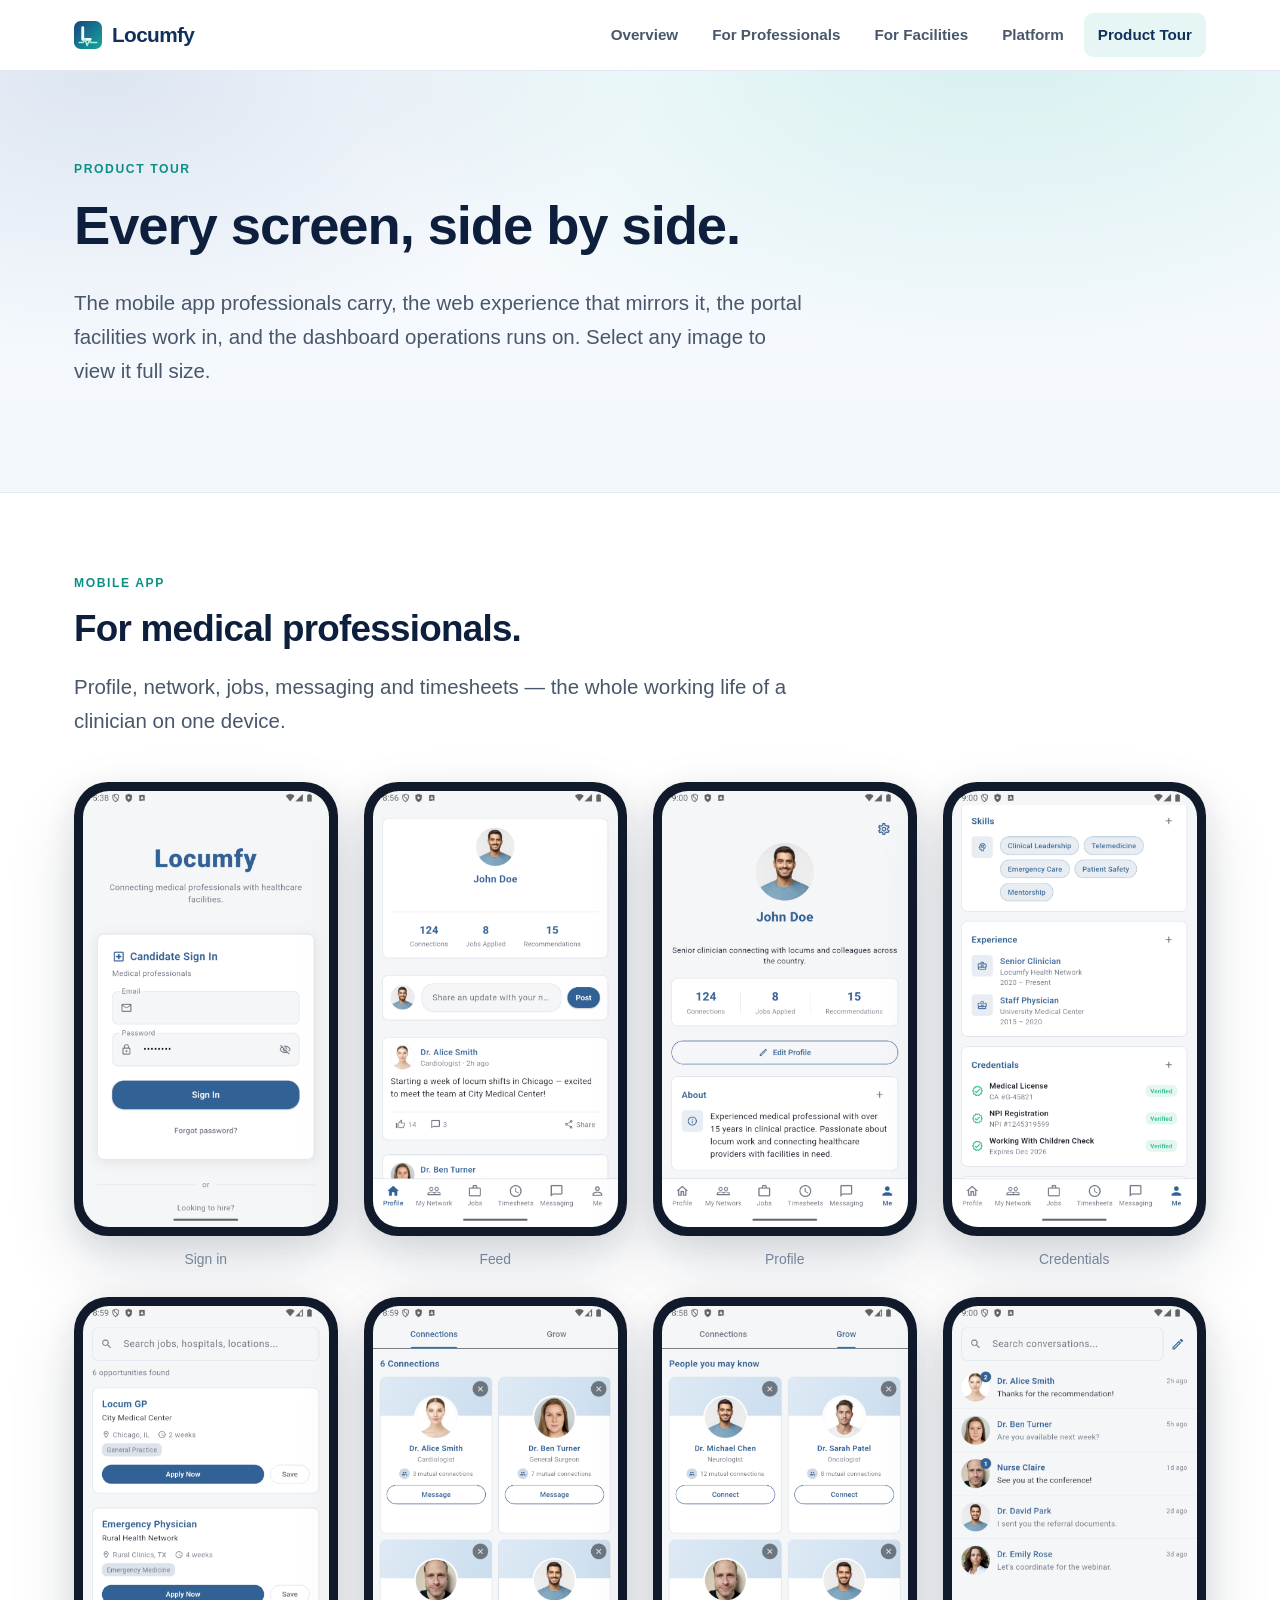
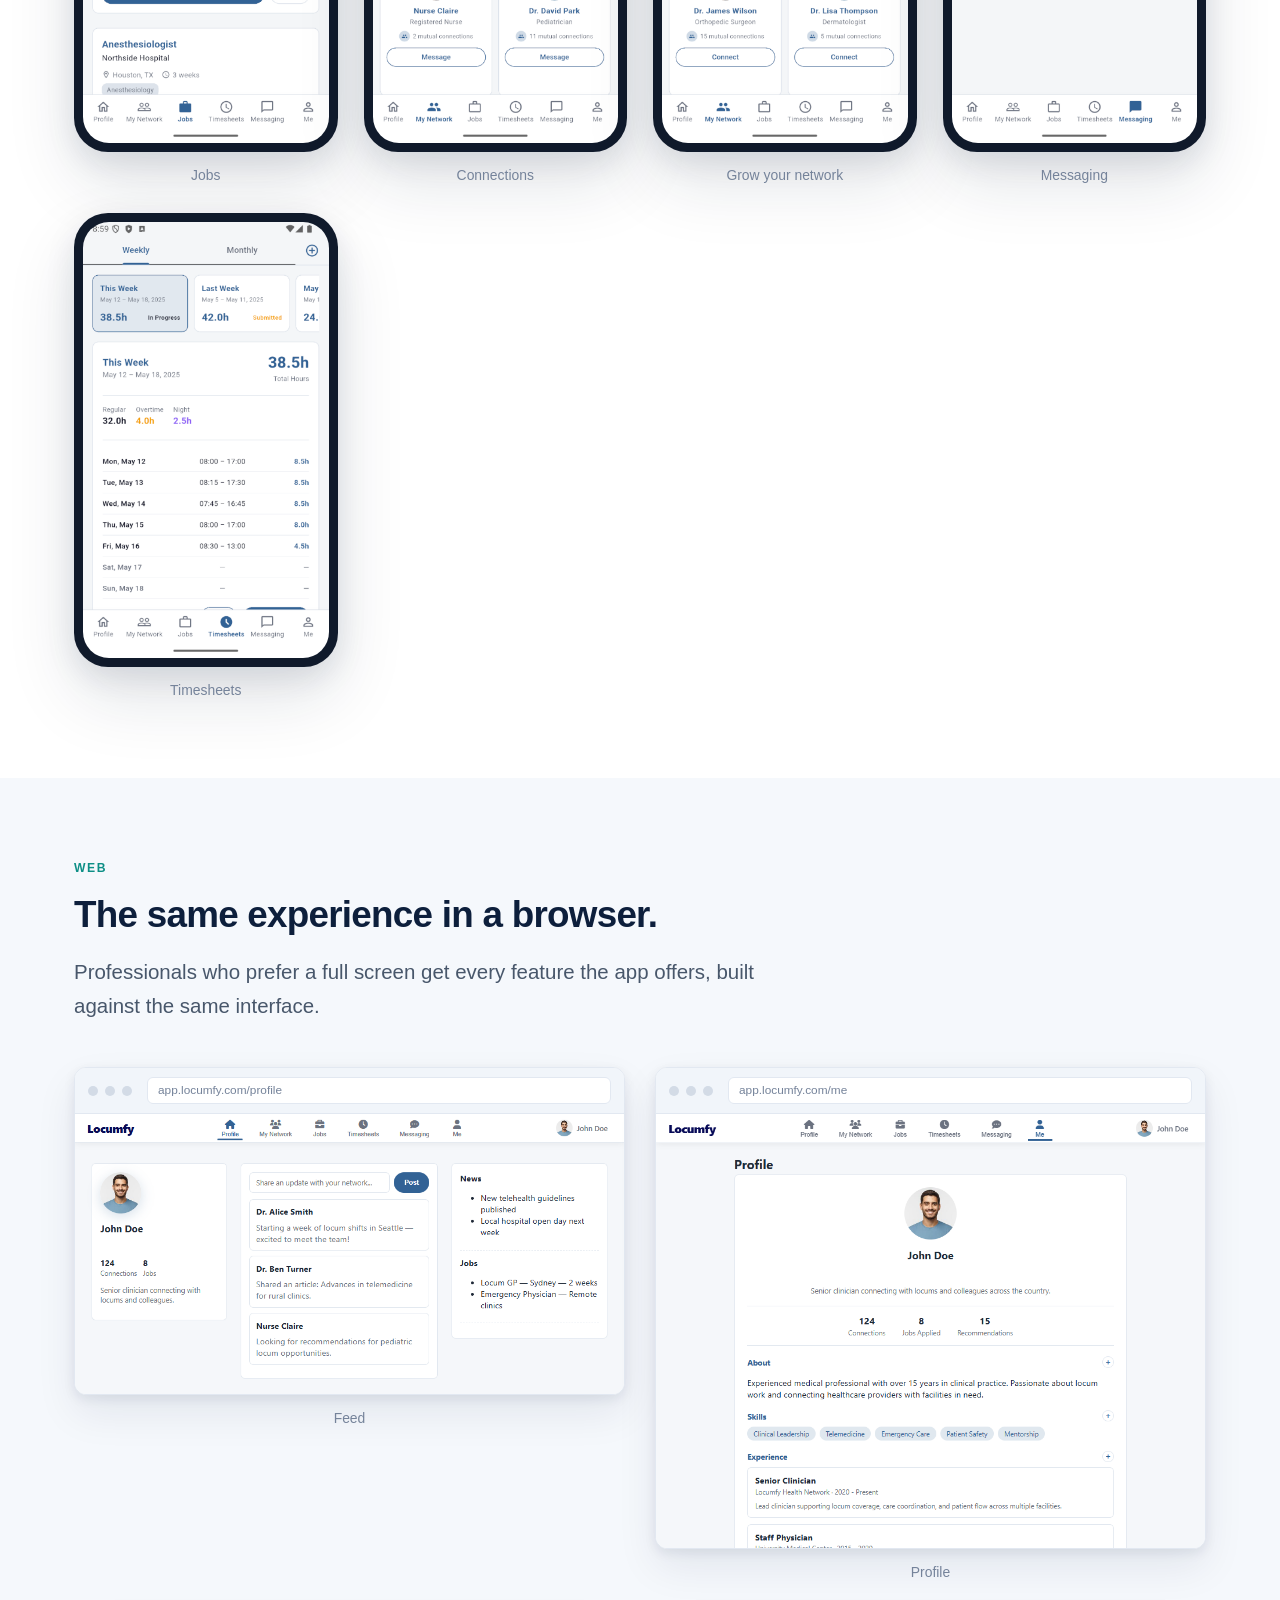
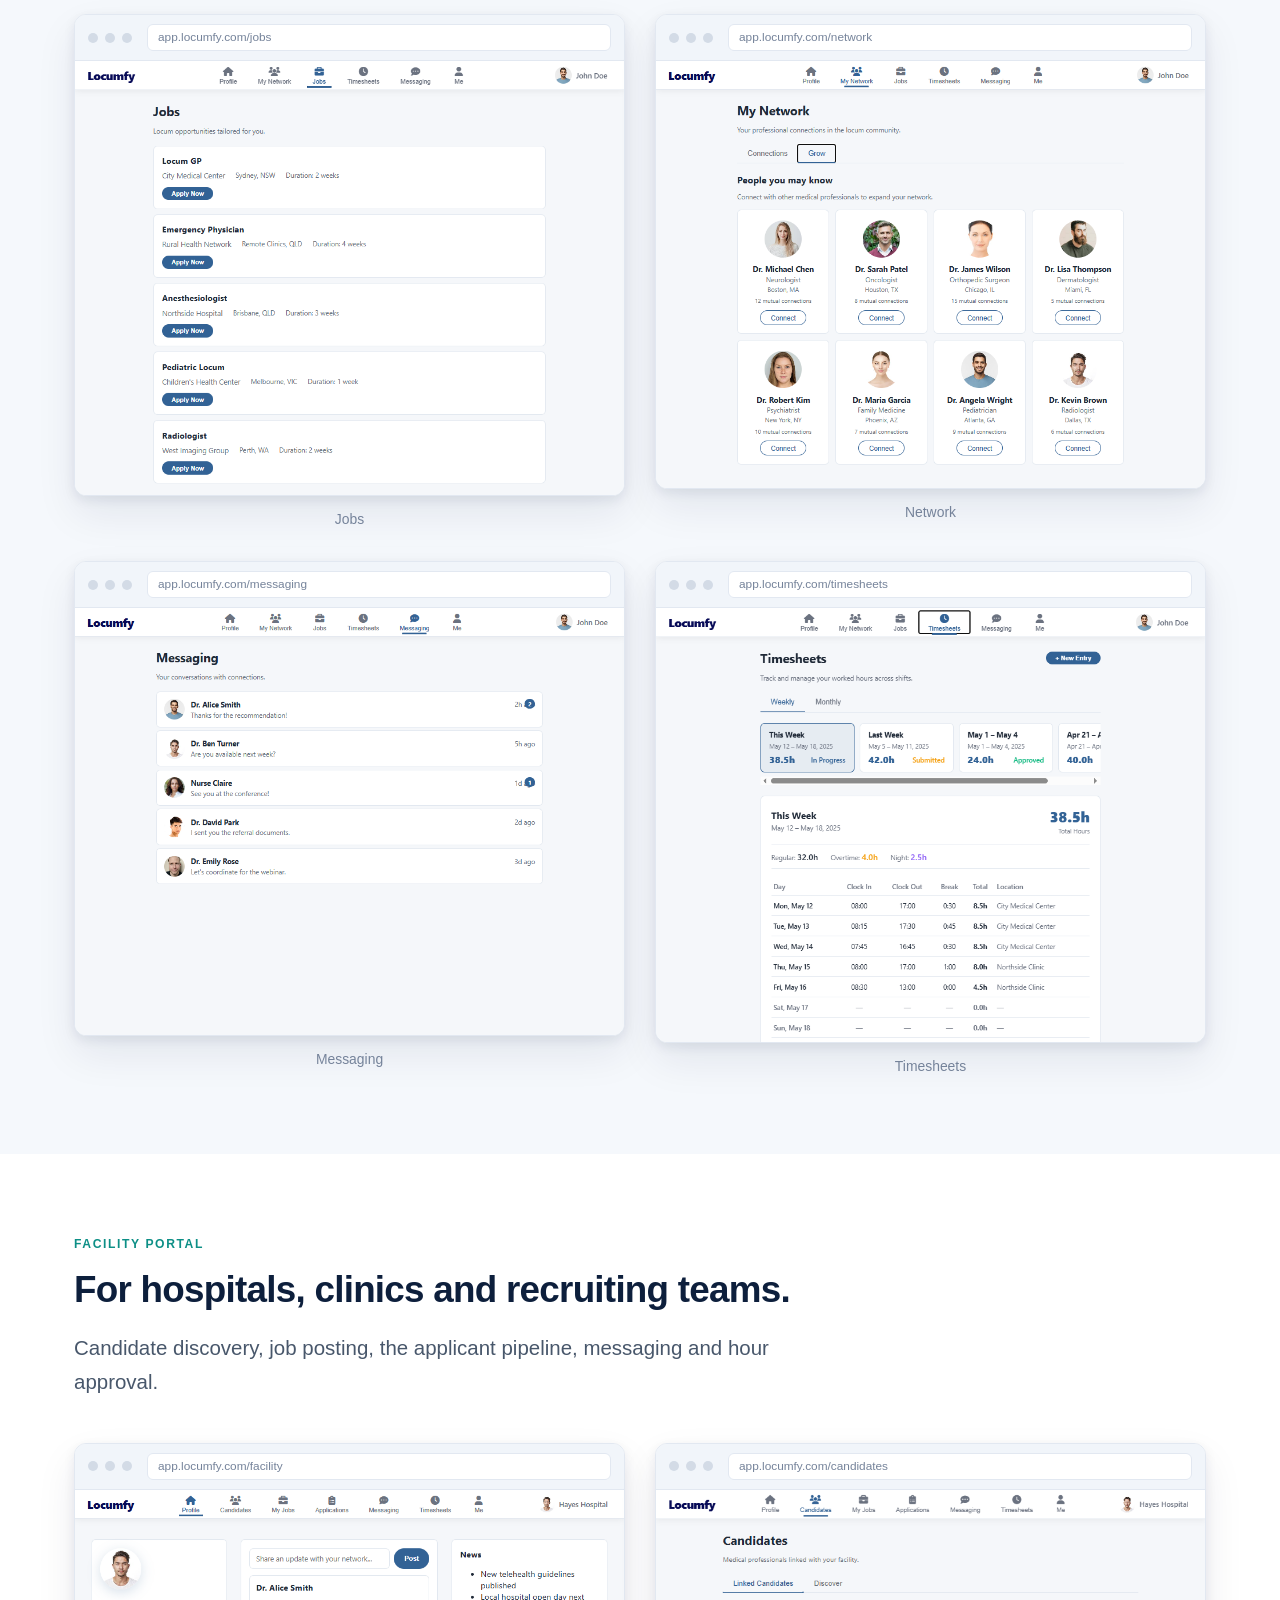
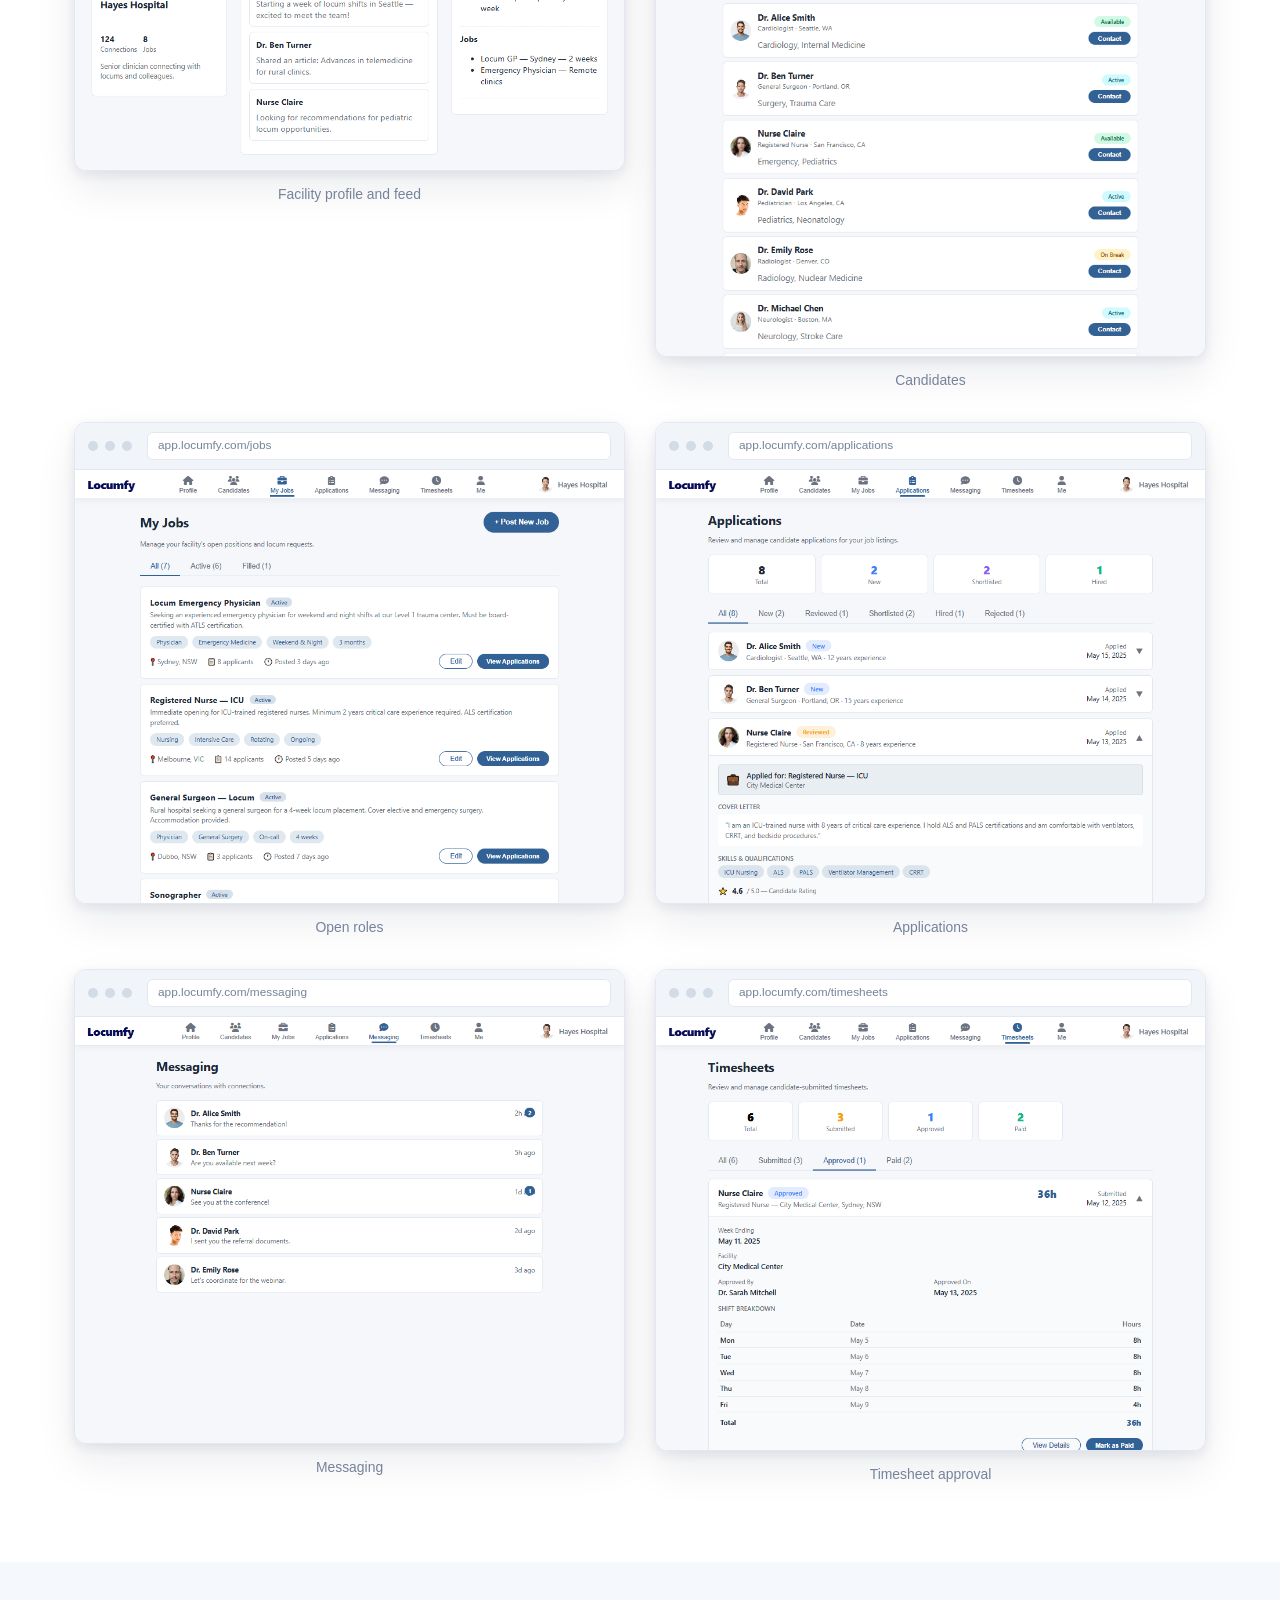
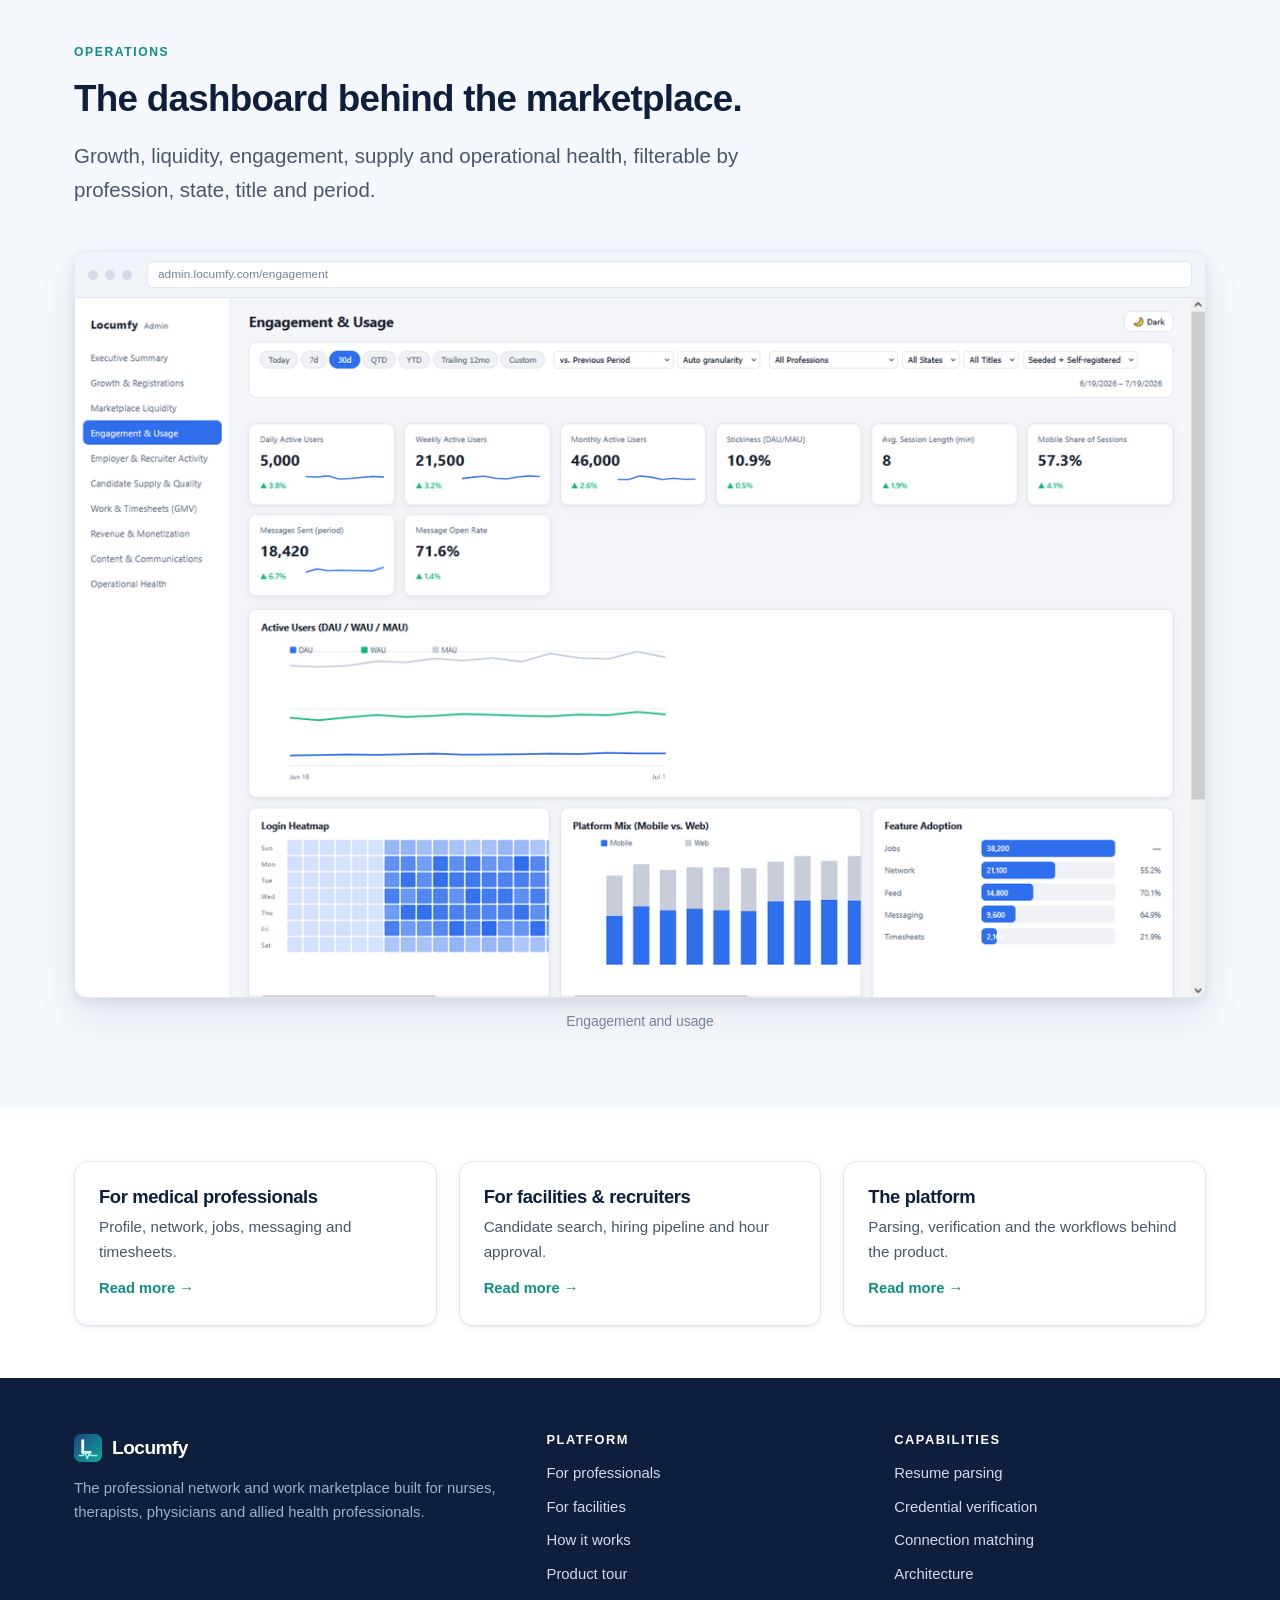
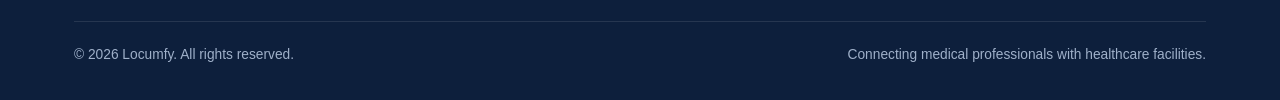
<file: screens.html>
<!DOCTYPE html>
<html lang="en">
<head>

<!-- Google tag (gtag.js) -->
<script async src="https://www.googletagmanager.com/gtag/js?id=G-YF60SV1ND7"></script>
<script>
  window.dataLayer = window.dataLayer || [];
  function gtag(){dataLayer.push(arguments);}
  gtag('js', new Date());

  gtag('config', 'G-YF60SV1ND7');
</script>

<meta charset="utf-8">
<meta name="viewport" content="width=device-width, initial-scale=1">
<title>Product Tour — Locumfy</title>
<meta name="description" content="A screen-by-screen tour of Locumfy: the clinician mobile app, the matching web experience, the facility portal and the operations dashboard.">
<link rel="icon" href="assets/img/favicon.svg" type="image/svg+xml">
<link rel="stylesheet" href="assets/css/site.css">
<meta property="og:title" content="Product Tour — Locumfy">
<meta property="og:description" content="A screen-by-screen tour of Locumfy: the clinician mobile app, the matching web experience, the facility portal and the operations dashboard.">
<meta property="og:type" content="website">
</head>
<body>

<header class="site-header">
  <div class="wrap nav">
    <a class="brand" href="index.html"><svg viewBox="0 0 64 64" aria-hidden="true"><defs><linearGradient id="hg" x1="0" y1="0" x2="1" y2="1"><stop offset="0" stop-color="#1a4480"/><stop offset="1" stop-color="#12a89d"/></linearGradient></defs><rect width="64" height="64" rx="15" fill="url(#hg)"/><path d="M20 15v27h17" fill="none" stroke="#fff" stroke-width="6.5" stroke-linecap="round" stroke-linejoin="round"/><path d="M12 49h9l4-8 5 15 5-11 3 4h14" fill="none" stroke="#9ff2e6" stroke-width="3.6" stroke-linecap="round" stroke-linejoin="round"/></svg> Locumfy</a>
    <button class="nav-toggle" aria-expanded="false" aria-label="Toggle navigation">&#9776;</button>
    <ul class="nav-links">
      <li><a href="index.html">Overview</a></li>
      <li><a href="professionals.html">For Professionals</a></li>
      <li><a href="facilities.html">For Facilities</a></li>
      <li><a href="platform.html">Platform</a></li>
      <li><a href="screens.html" class="active">Product Tour</a></li>
    </ul>
  </div>
</header>

<div class="hero">
  <div class="wrap">
    <div class="section-head" style="max-width:820px;margin-bottom:0">
      <span class="eyebrow">Product tour</span>
      <h1>Every screen, side by side.</h1>
      <p class="lead">
        The mobile app professionals carry, the web experience that mirrors it, the portal facilities
        work in, and the dashboard operations runs on. Select any image to view it full size.
      </p>
    </div>
  </div>
</div>

<section>
  <div class="wrap">
    <div class="section-head">
      <span class="eyebrow">Mobile app</span>
      <h2>For medical professionals.</h2>
      <p class="lead">Profile, network, jobs, messaging and timesheets — the whole working life of a clinician on one device.</p>
    </div>
    <div class="gallery-phones">
      <figure>
        <div class="phone shot"><img src="assets/img/mobile-login.png" alt="The Locumfy mobile sign-in screen." width="411"></div>
        <figcaption>Sign in</figcaption>
      </figure>
      <figure>
        <div class="phone shot"><img src="assets/img/mobile-feed.png" alt="Mobile feed with a profile summary, post composer and updates from the network." width="411"></div>
        <figcaption>Feed</figcaption>
      </figure>
      <figure>
        <div class="phone shot"><img src="assets/img/mobile-profile.png" alt="Mobile profile with photo, connection counts, about section, skills and experience." width="411"></div>
        <figcaption>Profile</figcaption>
      </figure>
      <figure>
        <div class="phone shot"><img src="assets/img/mobile-credentials.png" alt="Mobile credentials list showing a medical licence, provider registration and background check, each marked verified." width="411"></div>
        <figcaption>Credentials</figcaption>
      </figure>
      <figure>
        <div class="phone shot"><img src="assets/img/mobile-jobs.png" alt="Mobile jobs list with search, facility, location, duration and specialty for each opportunity." width="411"></div>
        <figcaption>Jobs</figcaption>
      </figure>
      <figure>
        <div class="phone shot"><img src="assets/img/mobile-connections.png" alt="Mobile network screen listing the professional’s existing connections." width="411"></div>
        <figcaption>Connections</figcaption>
      </figure>
      <figure>
        <div class="phone shot"><img src="assets/img/mobile-network.png" alt="Mobile Grow tab with suggested clinicians and their mutual connections." width="411"></div>
        <figcaption>Grow your network</figcaption>
      </figure>
      <figure>
        <div class="phone shot"><img src="assets/img/mobile-messaging.png" alt="Mobile messaging screen with a conversation thread." width="411"></div>
        <figcaption>Messaging</figcaption>
      </figure>
      <figure>
        <div class="phone shot"><img src="assets/img/mobile-timesheets.png" alt="Mobile timesheets with weekly and monthly tabs and a day-by-day shift breakdown." width="411"></div>
        <figcaption>Timesheets</figcaption>
      </figure>
    </div>
  </div>
</section>

<section class="tint">
  <div class="wrap">
    <div class="section-head">
      <span class="eyebrow">Web</span>
      <h2>The same experience in a browser.</h2>
      <p class="lead">Professionals who prefer a full screen get every feature the app offers, built against the same interface.</p>
    </div>
    <div class="gallery">
      <figure>
        <div class="browser shot">
          <div class="bar"><span class="dot"></span><span class="dot"></span><span class="dot"></span><span class="url">app.locumfy.com/profile</span></div>
          <img src="assets/img/web-feed.png" alt="The web feed with a profile card, post composer, network posts, and side panels for news and jobs." width="961">
        </div>
        <figcaption>Feed</figcaption>
      </figure>
      <figure>
        <div class="browser shot">
          <div class="bar"><span class="dot"></span><span class="dot"></span><span class="dot"></span><span class="url">app.locumfy.com/me</span></div>
          <img src="assets/img/web-profile.png" alt="The web profile page with photo, counts, about, skills and experience." width="946">
        </div>
        <figcaption>Profile</figcaption>
      </figure>
      <figure>
        <div class="browser shot">
          <div class="bar"><span class="dot"></span><span class="dot"></span><span class="dot"></span><span class="url">app.locumfy.com/jobs</span></div>
          <img src="assets/img/web-jobs.png" alt="The web jobs page listing opportunities with facility, location and duration." width="946">
        </div>
        <figcaption>Jobs</figcaption>
      </figure>
      <figure>
        <div class="browser shot">
          <div class="bar"><span class="dot"></span><span class="dot"></span><span class="dot"></span><span class="url">app.locumfy.com/network</span></div>
          <img src="assets/img/web-network.png" alt="The web network page showing suggested professionals with mutual connection counts." width="961">
        </div>
        <figcaption>Network</figcaption>
      </figure>
      <figure>
        <div class="browser shot">
          <div class="bar"><span class="dot"></span><span class="dot"></span><span class="dot"></span><span class="url">app.locumfy.com/messaging</span></div>
          <img src="assets/img/web-messaging.png" alt="The web messaging page with conversation list and open thread." width="961">
        </div>
        <figcaption>Messaging</figcaption>
      </figure>
      <figure>
        <div class="browser shot">
          <div class="bar"><span class="dot"></span><span class="dot"></span><span class="dot"></span><span class="url">app.locumfy.com/timesheets</span></div>
          <img src="assets/img/web-timesheets.png" alt="The web timesheets page with week cards, totals and a shift table." width="946">
        </div>
        <figcaption>Timesheets</figcaption>
      </figure>
    </div>
  </div>
</section>

<section>
  <div class="wrap">
    <div class="section-head">
      <span class="eyebrow">Facility portal</span>
      <h2>For hospitals, clinics and recruiting teams.</h2>
      <p class="lead">Candidate discovery, job posting, the applicant pipeline, messaging and hour approval.</p>
    </div>
    <div class="gallery">
      <figure>
        <div class="browser shot">
          <div class="bar"><span class="dot"></span><span class="dot"></span><span class="dot"></span><span class="url">app.locumfy.com/facility</span></div>
          <img src="assets/img/portal-feed.png" alt="The facility profile and feed page with facility summary, post composer, posts and side panels." width="961">
        </div>
        <figcaption>Facility profile and feed</figcaption>
      </figure>
      <figure>
        <div class="browser shot">
          <div class="bar"><span class="dot"></span><span class="dot"></span><span class="dot"></span><span class="url">app.locumfy.com/candidates</span></div>
          <img src="assets/img/portal-candidates.png" alt="The Candidates page listing professionals with profession, location, specialties and availability." width="848">
        </div>
        <figcaption>Candidates</figcaption>
      </figure>
      <figure>
        <div class="browser shot">
          <div class="bar"><span class="dot"></span><span class="dot"></span><span class="dot"></span><span class="url">app.locumfy.com/jobs</span></div>
          <img src="assets/img/portal-jobs.png" alt="The My Jobs page listing open roles with status, tags, applicant counts and actions." width="946">
        </div>
        <figcaption>Open roles</figcaption>
      </figure>
      <figure>
        <div class="browser shot">
          <div class="bar"><span class="dot"></span><span class="dot"></span><span class="dot"></span><span class="url">app.locumfy.com/applications</span></div>
          <img src="assets/img/portal-applications.png" alt="The Applications page with pipeline counts and an expanded applicant showing cover letter and skills." width="946">
        </div>
        <figcaption>Applications</figcaption>
      </figure>
      <figure>
        <div class="browser shot">
          <div class="bar"><span class="dot"></span><span class="dot"></span><span class="dot"></span><span class="url">app.locumfy.com/messaging</span></div>
          <img src="assets/img/portal-messaging.png" alt="The facility messaging page with conversation list and thread." width="961">
        </div>
        <figcaption>Messaging</figcaption>
      </figure>
      <figure>
        <div class="browser shot">
          <div class="bar"><span class="dot"></span><span class="dot"></span><span class="dot"></span><span class="url">app.locumfy.com/timesheets</span></div>
          <img src="assets/img/portal-timesheets.png" alt="The facility Timesheets page with state counts and an approved timesheet expanded to its shift breakdown." width="946">
        </div>
        <figcaption>Timesheet approval</figcaption>
      </figure>
    </div>
  </div>
</section>

<section class="tint">
  <div class="wrap">
    <div class="section-head">
      <span class="eyebrow">Operations</span>
      <h2>The dashboard behind the marketplace.</h2>
      <p class="lead">Growth, liquidity, engagement, supply and operational health, filterable by profession, state, title and period.</p>
    </div>
      <figure>
        <div class="browser shot">
          <div class="bar"><span class="dot"></span><span class="dot"></span><span class="dot"></span><span class="url">admin.locumfy.com/engagement</span></div>
          <img src="assets/img/admin-analytics.png" alt="The operations dashboard Engagement and Usage view with active user metrics, trend chart, login heatmap, platform mix and feature adoption." width="1200">
        </div>
        <figcaption>Engagement and usage</figcaption>
      </figure>
  </div>
</section>

<section class="tight">
  <div class="wrap">
    <div class="next-grid">
      <a class="next" href="professionals.html"><h3>For medical professionals</h3><p>Profile, network, jobs, messaging and timesheets.</p><span class="go">Read more &rarr;</span></a>
      <a class="next" href="facilities.html"><h3>For facilities &amp; recruiters</h3><p>Candidate search, hiring pipeline and hour approval.</p><span class="go">Read more &rarr;</span></a>
      <a class="next" href="platform.html"><h3>The platform</h3><p>Parsing, verification and the workflows behind the product.</p><span class="go">Read more &rarr;</span></a>
    </div>
  </div>
</section>

<footer class="site-footer">
  <div class="wrap">
    <div class="footer-grid">
      <div>
        <div class="brand" style="font-size:1.2rem"><svg viewBox="0 0 64 64" aria-hidden="true"><defs><linearGradient id="fg" x1="0" y1="0" x2="1" y2="1"><stop offset="0" stop-color="#1a4480"/><stop offset="1" stop-color="#12a89d"/></linearGradient></defs><rect width="64" height="64" rx="15" fill="url(#fg)"/><path d="M20 15v27h17" fill="none" stroke="#fff" stroke-width="6.5" stroke-linecap="round" stroke-linejoin="round"/><path d="M12 49h9l4-8 5 15 5-11 3 4h14" fill="none" stroke="#9ff2e6" stroke-width="3.6" stroke-linecap="round" stroke-linejoin="round"/></svg> Locumfy</div>
        <p>The professional network and work marketplace built for nurses, therapists, physicians and allied health professionals.</p>
      </div>
      <div>
        <h4>Platform</h4>
        <ul>
          <li><a href="professionals.html">For professionals</a></li>
          <li><a href="facilities.html">For facilities</a></li>
          <li><a href="platform.html">How it works</a></li>
          <li><a href="screens.html">Product tour</a></li>
        </ul>
      </div>
      <div>
        <h4>Capabilities</h4>
        <ul>
          <li><a href="platform.html#parsing">Resume parsing</a></li>
          <li><a href="platform.html#verification">Credential verification</a></li>
          <li><a href="platform.html#network">Connection matching</a></li>
          <li><a href="platform.html#architecture">Architecture</a></li>
        </ul>
      </div>
    </div>
    <div class="footer-bottom">
      <span>&copy; 2026 Locumfy. All rights reserved.</span>
      <span>Connecting medical professionals with healthcare facilities.</span>
    </div>
  </div>
</footer>

<script src="assets/js/site.js"></script>
</body>
</html>
</file>
<file: assets/css/site.css>
/* ==========================================================================
   Locumfy — public site stylesheet
   Design: modern healthcare SaaS. Light base, navy + teal accents.
   Single stylesheet shared by every page.
   ========================================================================== */

:root{
  --navy-900:#0d1f3c;
  --navy-800:#12305c;
  --navy-700:#1a4480;
  --navy-600:#22539b;
  --teal-600:#0d8f86;
  --teal-500:#12a89d;
  --teal-050:#e6f6f4;
  --ink:#16202f;
  --ink-soft:#48576b;
  --ink-faint:#75839a;
  --line:#e2e8f1;
  --line-soft:#eef2f8;
  --bg:#ffffff;
  --bg-tint:#f5f8fc;
  --bg-deep:#0d1f3c;
  --radius:14px;
  --radius-lg:22px;
  --shadow-sm:0 1px 2px rgba(13,31,60,.06), 0 2px 8px rgba(13,31,60,.05);
  --shadow-md:0 4px 12px rgba(13,31,60,.08), 0 18px 40px rgba(13,31,60,.08);
  --shadow-lg:0 10px 30px rgba(13,31,60,.10), 0 30px 70px rgba(13,31,60,.12);
  --maxw:1180px;
  --font:-apple-system, BlinkMacSystemFont, "Segoe UI", Inter, Roboto, "Helvetica Neue", Arial, sans-serif;
}

*,*::before,*::after{box-sizing:border-box}
html{scroll-behavior:smooth}
body{
  margin:0;
  font-family:var(--font);
  color:var(--ink);
  background:var(--bg);
  line-height:1.65;
  -webkit-font-smoothing:antialiased;
}
img{max-width:100%;height:auto;display:block}
a{color:var(--navy-600);text-decoration:none}
a:hover{color:var(--teal-600)}

h1,h2,h3,h4{color:var(--navy-900);line-height:1.2;margin:0 0 .5em;letter-spacing:-.02em}
h1{font-size:clamp(2.1rem,4.6vw,3.4rem);font-weight:800}
h2{font-size:clamp(1.6rem,3vw,2.3rem);font-weight:800}
h3{font-size:1.15rem;font-weight:700}
p{margin:0 0 1.1em}
.lead{font-size:clamp(1.05rem,1.7vw,1.28rem);color:var(--ink-soft);max-width:64ch}

.wrap{max-width:var(--maxw);margin:0 auto;padding:0 24px}
.narrow{max-width:820px}
section{padding:76px 0}
section.tight{padding:52px 0}
.tint{background:var(--bg-tint)}
.deep{background:var(--bg-deep);color:#d9e3f2}
.deep h2,.deep h3,.deep h1{color:#fff}
.deep p{color:#b9c7dd}

.eyebrow{
  display:inline-block;font-size:.76rem;font-weight:700;letter-spacing:.13em;
  text-transform:uppercase;color:var(--teal-600);margin-bottom:.9rem;
}
.deep .eyebrow{color:#4fd0c4}
.section-head{max-width:760px;margin-bottom:44px}
.center{text-align:center;margin-left:auto;margin-right:auto}

/* ---------- header ---------- */
.site-header{
  position:sticky;top:0;z-index:50;background:rgba(255,255,255,.92);
  backdrop-filter:saturate(180%) blur(10px);border-bottom:1px solid var(--line);
}
.nav{display:flex;align-items:center;justify-content:space-between;gap:20px;height:70px}
.brand{display:flex;align-items:center;gap:10px;font-weight:800;font-size:1.3rem;
  color:var(--navy-800);letter-spacing:-.03em}
.brand:hover{color:var(--navy-800)}
.brand svg{width:28px;height:28px;flex:none}
.nav-links{display:flex;align-items:center;gap:6px;list-style:none;margin:0;padding:0}
.nav-links a{
  display:block;padding:9px 14px;border-radius:9px;font-size:.95rem;font-weight:600;
  color:var(--ink-soft);
}
.nav-links a:hover{background:var(--bg-tint);color:var(--navy-700)}
.nav-links a.active{color:var(--navy-800);background:var(--teal-050)}
.nav-toggle{display:none;background:none;border:1px solid var(--line);border-radius:9px;
  padding:8px 10px;cursor:pointer;color:var(--navy-800)}
@media (max-width:860px){
  .nav-toggle{display:block}
  .nav-links{
    position:absolute;top:70px;left:0;right:0;flex-direction:column;align-items:stretch;
    background:#fff;border-bottom:1px solid var(--line);padding:10px 16px 18px;gap:2px;
    box-shadow:var(--shadow-md);display:none;
  }
  .nav-links.open{display:flex}
}

/* ---------- hero ---------- */
.hero{
  position:relative;overflow:hidden;
  background:
    radial-gradient(1100px 520px at 78% -8%, rgba(18,168,157,.16), transparent 62%),
    radial-gradient(900px 480px at 8% 0%, rgba(34,83,155,.14), transparent 60%),
    linear-gradient(180deg,#fbfdff 0%, #f2f7fc 100%);
  border-bottom:1px solid var(--line);
  padding:84px 0 76px;
}
.hero-grid{display:grid;grid-template-columns:1.05fr .95fr;gap:56px;align-items:center}
@media (max-width:940px){.hero-grid{grid-template-columns:1fr;gap:44px}}
.hero p.lead{margin-bottom:1.4em}
.hero-points{list-style:none;margin:0;padding:0;display:grid;gap:12px}
.hero-points li{display:flex;gap:11px;align-items:flex-start;color:var(--ink-soft);font-size:1.02rem}
.hero-points svg{flex:none;width:20px;height:20px;margin-top:3px;color:var(--teal-600)}

/* ---------- grids & cards ---------- */
.grid{display:grid;gap:24px}
.g2{grid-template-columns:repeat(2,1fr)}
.g3{grid-template-columns:repeat(3,1fr)}
.g4{grid-template-columns:repeat(4,1fr)}
@media (max-width:980px){.g3,.g4{grid-template-columns:repeat(2,1fr)}}
@media (max-width:680px){.g2,.g3,.g4{grid-template-columns:1fr}}

.card{
  background:#fff;border:1px solid var(--line);border-radius:var(--radius);
  padding:26px;box-shadow:var(--shadow-sm);
}
.card h3{margin-bottom:.4em}
.card p{margin:0;color:var(--ink-soft);font-size:.97rem}
.card .ico{
  width:42px;height:42px;border-radius:11px;display:grid;place-items:center;
  background:var(--teal-050);color:var(--teal-600);margin-bottom:16px;
}
.card .ico svg{width:22px;height:22px}
.deep .card{background:rgba(255,255,255,.05);border-color:rgba(255,255,255,.12);box-shadow:none}
.deep .card p{color:#b9c7dd}
.deep .card .ico{background:rgba(79,208,196,.14);color:#4fd0c4}

.split{display:grid;grid-template-columns:1fr 1fr;gap:56px;align-items:center}
.split.wide-left{grid-template-columns:1.15fr .85fr}
.split.wide-right{grid-template-columns:.85fr 1.15fr}
@media (max-width:940px){
  .split,.split.wide-left,.split.wide-right{grid-template-columns:1fr;gap:38px}
  .split .media{order:2}
}

/* ---------- feature list ---------- */
.flist{list-style:none;margin:0 0 1.2em;padding:0;display:grid;gap:14px}
.flist li{display:grid;grid-template-columns:22px 1fr;gap:13px;align-items:start}
.flist .tick{
  width:20px;height:20px;border-radius:50%;background:var(--teal-050);color:var(--teal-600);
  display:grid;place-items:center;margin-top:3px;
}
.flist .tick svg{width:12px;height:12px}
.flist strong{color:var(--navy-900);font-weight:700}
.flist span.d{color:var(--ink-soft)}

/* ---------- device frames ---------- */
.phone{
  width:100%;max-width:286px;margin:0 auto;background:#101a2b;border-radius:34px;
  padding:9px;box-shadow:var(--shadow-lg);
}
.phone img{border-radius:26px;width:100%;height:auto}
.browser{
  background:#fff;border:1px solid var(--line);border-radius:12px;overflow:hidden;
  box-shadow:var(--shadow-md);
}
.browser .bar{
  display:flex;align-items:center;gap:7px;padding:9px 13px;background:#f1f5fa;
  border-bottom:1px solid var(--line);
}
.browser .dot{width:10px;height:10px;border-radius:50%;background:#d3dbe6}
.browser .url{
  margin-left:8px;flex:1;background:#fff;border:1px solid var(--line);border-radius:6px;
  font-size:.74rem;color:var(--ink-faint);padding:3px 10px;overflow:hidden;white-space:nowrap;
}
.browser img{width:100%;height:auto}
figure{margin:0}
figcaption{font-size:.87rem;color:var(--ink-faint);margin-top:12px;text-align:center}

.phone-row{display:flex;gap:26px;justify-content:center;flex-wrap:wrap}
.phone-row .phone{max-width:236px}

/* ---------- stat strip ---------- */
.stats{display:grid;grid-template-columns:repeat(4,1fr);gap:22px}
@media (max-width:820px){.stats{grid-template-columns:repeat(2,1fr)}}
.stat{
  background:#fff;border:1px solid var(--line);border-radius:var(--radius);
  padding:22px;text-align:center;box-shadow:var(--shadow-sm);
}
.stat .n{font-size:1.9rem;font-weight:800;color:var(--navy-800);line-height:1.1}
.stat .l{font-size:.86rem;color:var(--ink-faint);margin-top:6px}

/* ---------- pipeline / steps ---------- */
.steps{display:grid;grid-template-columns:repeat(6,1fr);gap:14px;counter-reset:s}
@media (max-width:980px){.steps{grid-template-columns:repeat(3,1fr)}}
@media (max-width:620px){.steps{grid-template-columns:repeat(2,1fr)}}
.step{
  background:#fff;border:1px solid var(--line);border-radius:var(--radius);padding:20px 16px;
  text-align:center;box-shadow:var(--shadow-sm);position:relative;
}
.step .n{
  width:30px;height:30px;border-radius:50%;background:var(--navy-800);color:#fff;
  display:grid;place-items:center;font-weight:700;font-size:.85rem;margin:0 auto 12px;
}
.step.accent .n{background:var(--teal-600)}
.step h4{margin:0 0 4px;font-size:.97rem;color:var(--navy-900);font-weight:700}
.step p{margin:0;font-size:.83rem;color:var(--ink-faint)}

/* ---------- tag chips ---------- */
.chips{display:flex;flex-wrap:wrap;gap:9px;padding:0;margin:0;list-style:none}
.chips li{
  background:#fff;border:1px solid var(--line);border-radius:999px;
  padding:7px 15px;font-size:.88rem;color:var(--navy-700);font-weight:600;
}
.deep .chips li{background:rgba(255,255,255,.06);border-color:rgba(255,255,255,.14);color:#dbe6f5}

/* ---------- table ---------- */
.table-wrap{overflow-x:auto;border:1px solid var(--line);border-radius:var(--radius);background:#fff}
table{border-collapse:collapse;width:100%;font-size:.94rem}
th,td{text-align:left;padding:13px 18px;border-bottom:1px solid var(--line-soft)}
th{background:var(--bg-tint);color:var(--navy-800);font-weight:700;font-size:.85rem;
  text-transform:uppercase;letter-spacing:.05em}
tr:last-child td{border-bottom:none}
td.k{font-weight:600;color:var(--navy-800);white-space:nowrap}

/* ---------- callout ---------- */
.callout{
  border-left:4px solid var(--teal-500);background:var(--teal-050);
  border-radius:0 var(--radius) var(--radius) 0;padding:20px 24px;color:var(--navy-800);
}
.callout p:last-child{margin-bottom:0}

/* ---------- gallery ---------- */
.gallery{display:grid;grid-template-columns:repeat(2,1fr);gap:30px}
@media (max-width:820px){.gallery{grid-template-columns:1fr}}
.shot{cursor:zoom-in}
.gallery-phones{display:grid;grid-template-columns:repeat(4,1fr);gap:26px}
@media (max-width:900px){.gallery-phones{grid-template-columns:repeat(2,1fr)}}
@media (max-width:520px){.gallery-phones{grid-template-columns:1fr}}

/* ---------- lightbox ---------- */
.lightbox{
  position:fixed;inset:0;background:rgba(9,17,31,.9);display:none;z-index:100;
  align-items:center;justify-content:center;padding:34px;
}
.lightbox.open{display:flex}
.lightbox img{max-width:min(1200px,94vw);max-height:88vh;border-radius:10px;
  box-shadow:0 30px 80px rgba(0,0,0,.5)}
.lightbox button{
  position:absolute;top:22px;right:26px;background:rgba(255,255,255,.12);color:#fff;
  border:none;border-radius:9px;font-size:1.4rem;line-height:1;padding:9px 14px;cursor:pointer;
}

/* ---------- page nav cards ---------- */
.next-grid{display:grid;grid-template-columns:repeat(3,1fr);gap:22px}
@media (max-width:820px){.next-grid{grid-template-columns:1fr}}
.next{
  display:block;background:#fff;border:1px solid var(--line);border-radius:var(--radius);
  padding:24px;box-shadow:var(--shadow-sm);transition:transform .15s ease, box-shadow .15s ease;
}
.next:hover{transform:translateY(-2px);box-shadow:var(--shadow-md)}
.next h3{margin-bottom:.3em}
.next p{margin:0;color:var(--ink-soft);font-size:.95rem}
.next .go{display:inline-block;margin-top:12px;font-weight:700;color:var(--teal-600);font-size:.92rem}

/* ---------- footer ---------- */
.site-footer{background:var(--navy-900);color:#9fb0c9;padding:54px 0 34px;font-size:.93rem}
.site-footer a{color:#cfdcee}
.site-footer a:hover{color:#4fd0c4}
.footer-grid{display:grid;grid-template-columns:1.4fr 1fr 1fr;gap:36px;margin-bottom:34px}
@media (max-width:760px){.footer-grid{grid-template-columns:1fr;gap:26px}}
.site-footer .brand{color:#fff;margin-bottom:12px}
.site-footer h4{color:#fff;font-size:.8rem;letter-spacing:.12em;text-transform:uppercase;margin-bottom:14px}
.site-footer ul{list-style:none;margin:0;padding:0;display:grid;gap:9px}
.footer-bottom{border-top:1px solid rgba(255,255,255,.1);padding-top:22px;
  display:flex;justify-content:space-between;gap:16px;flex-wrap:wrap;font-size:.86rem}
</file>
